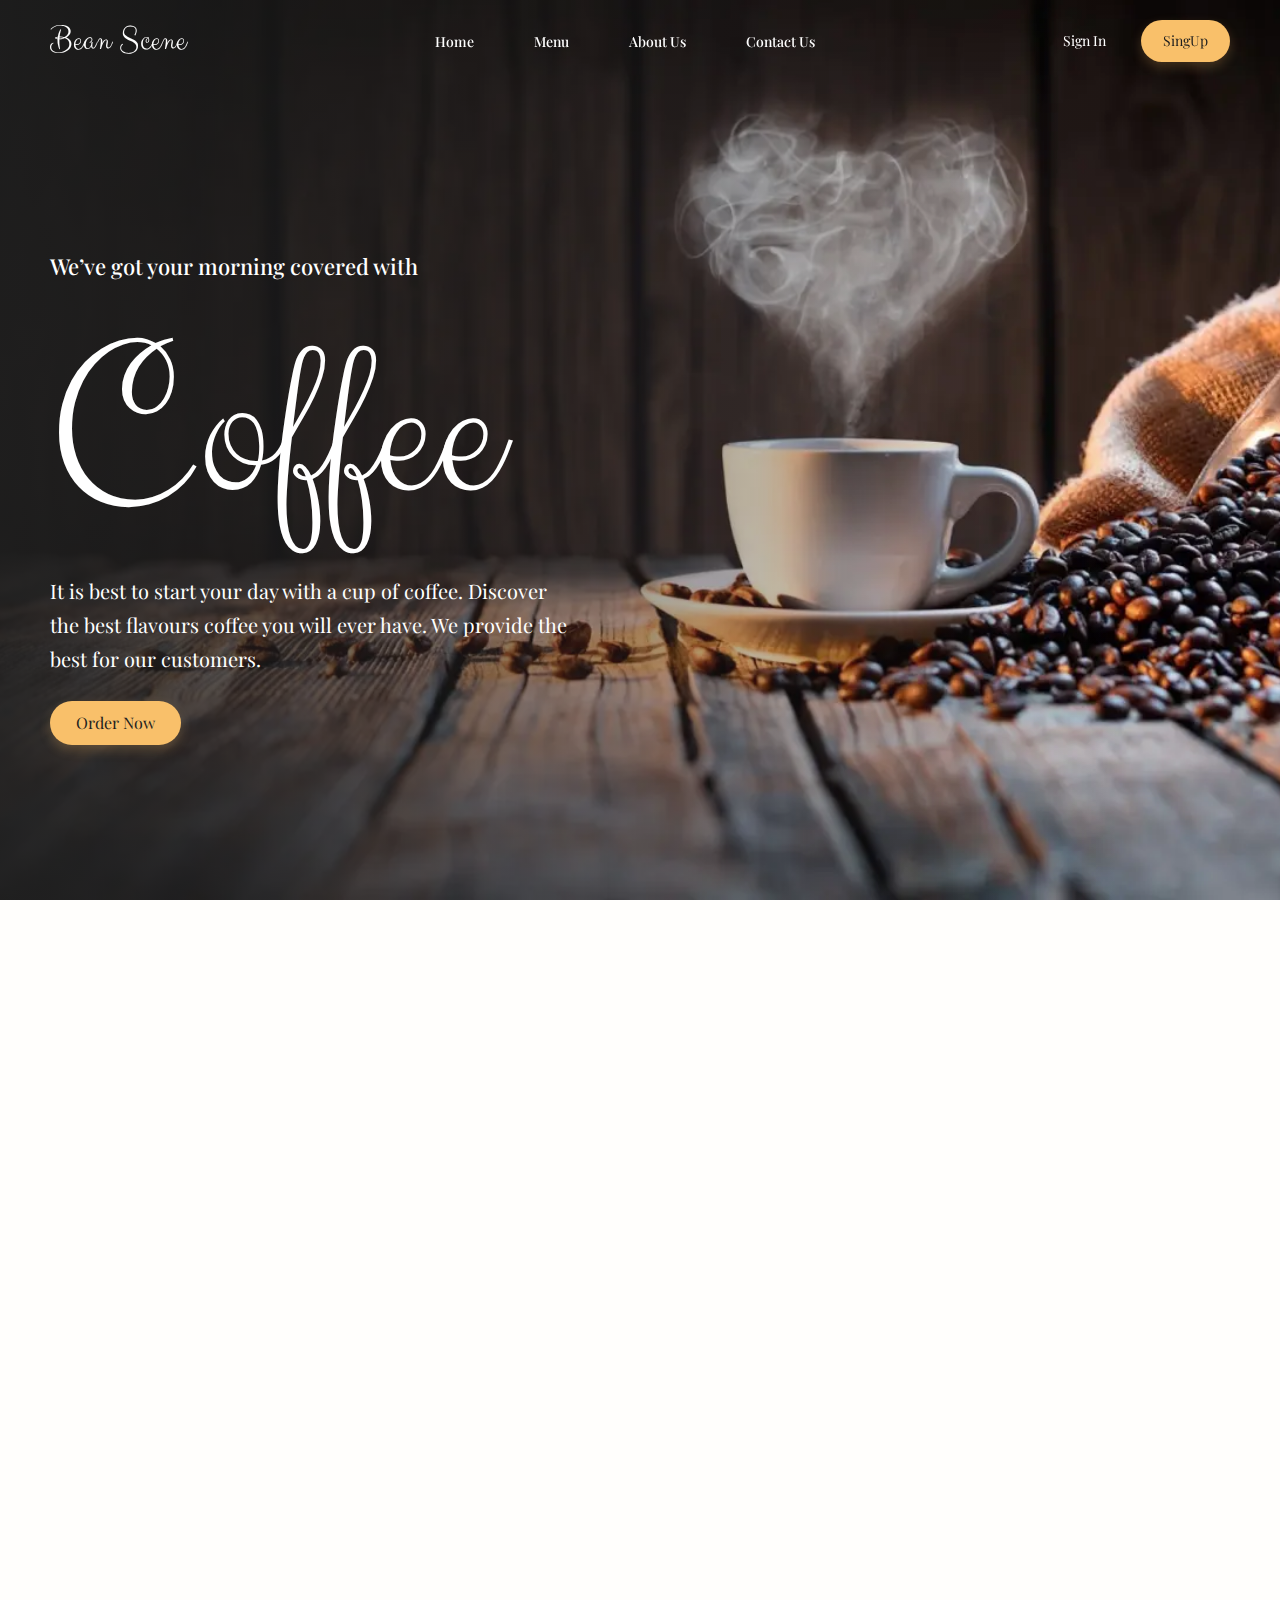
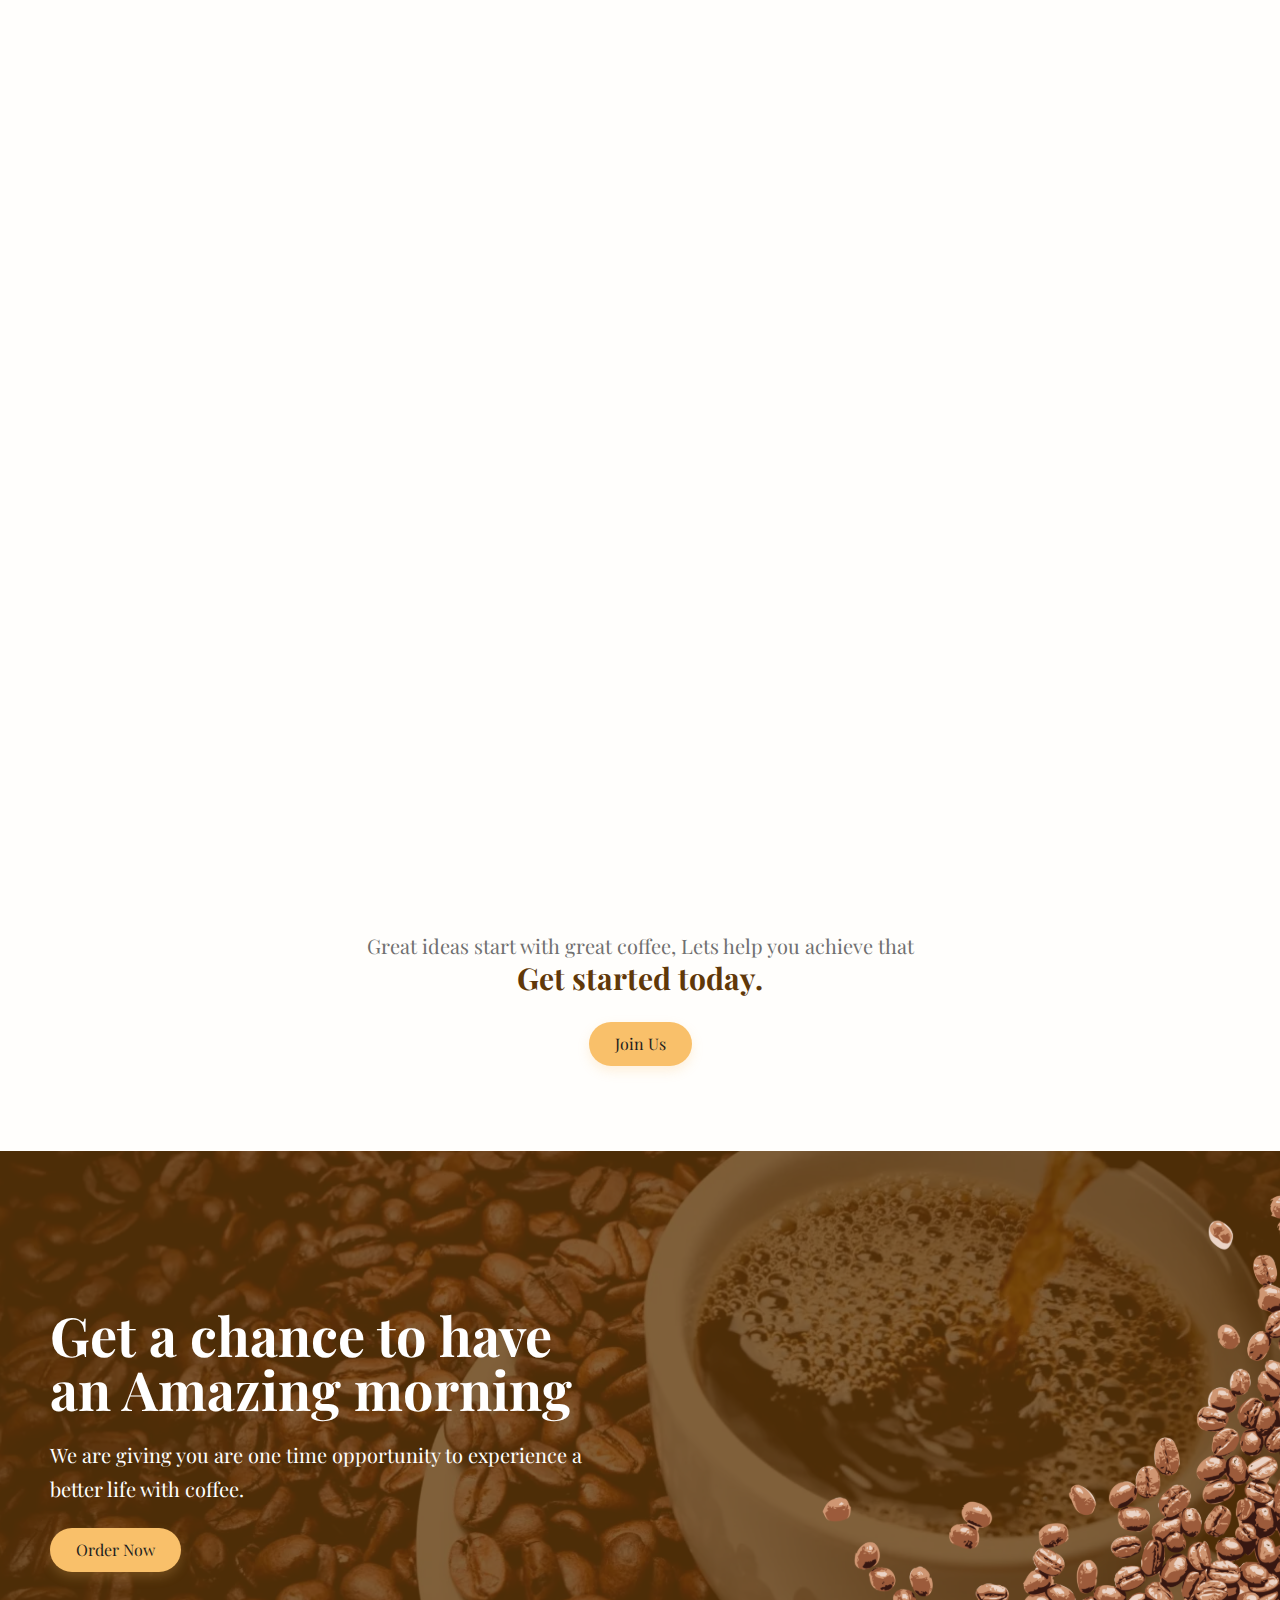
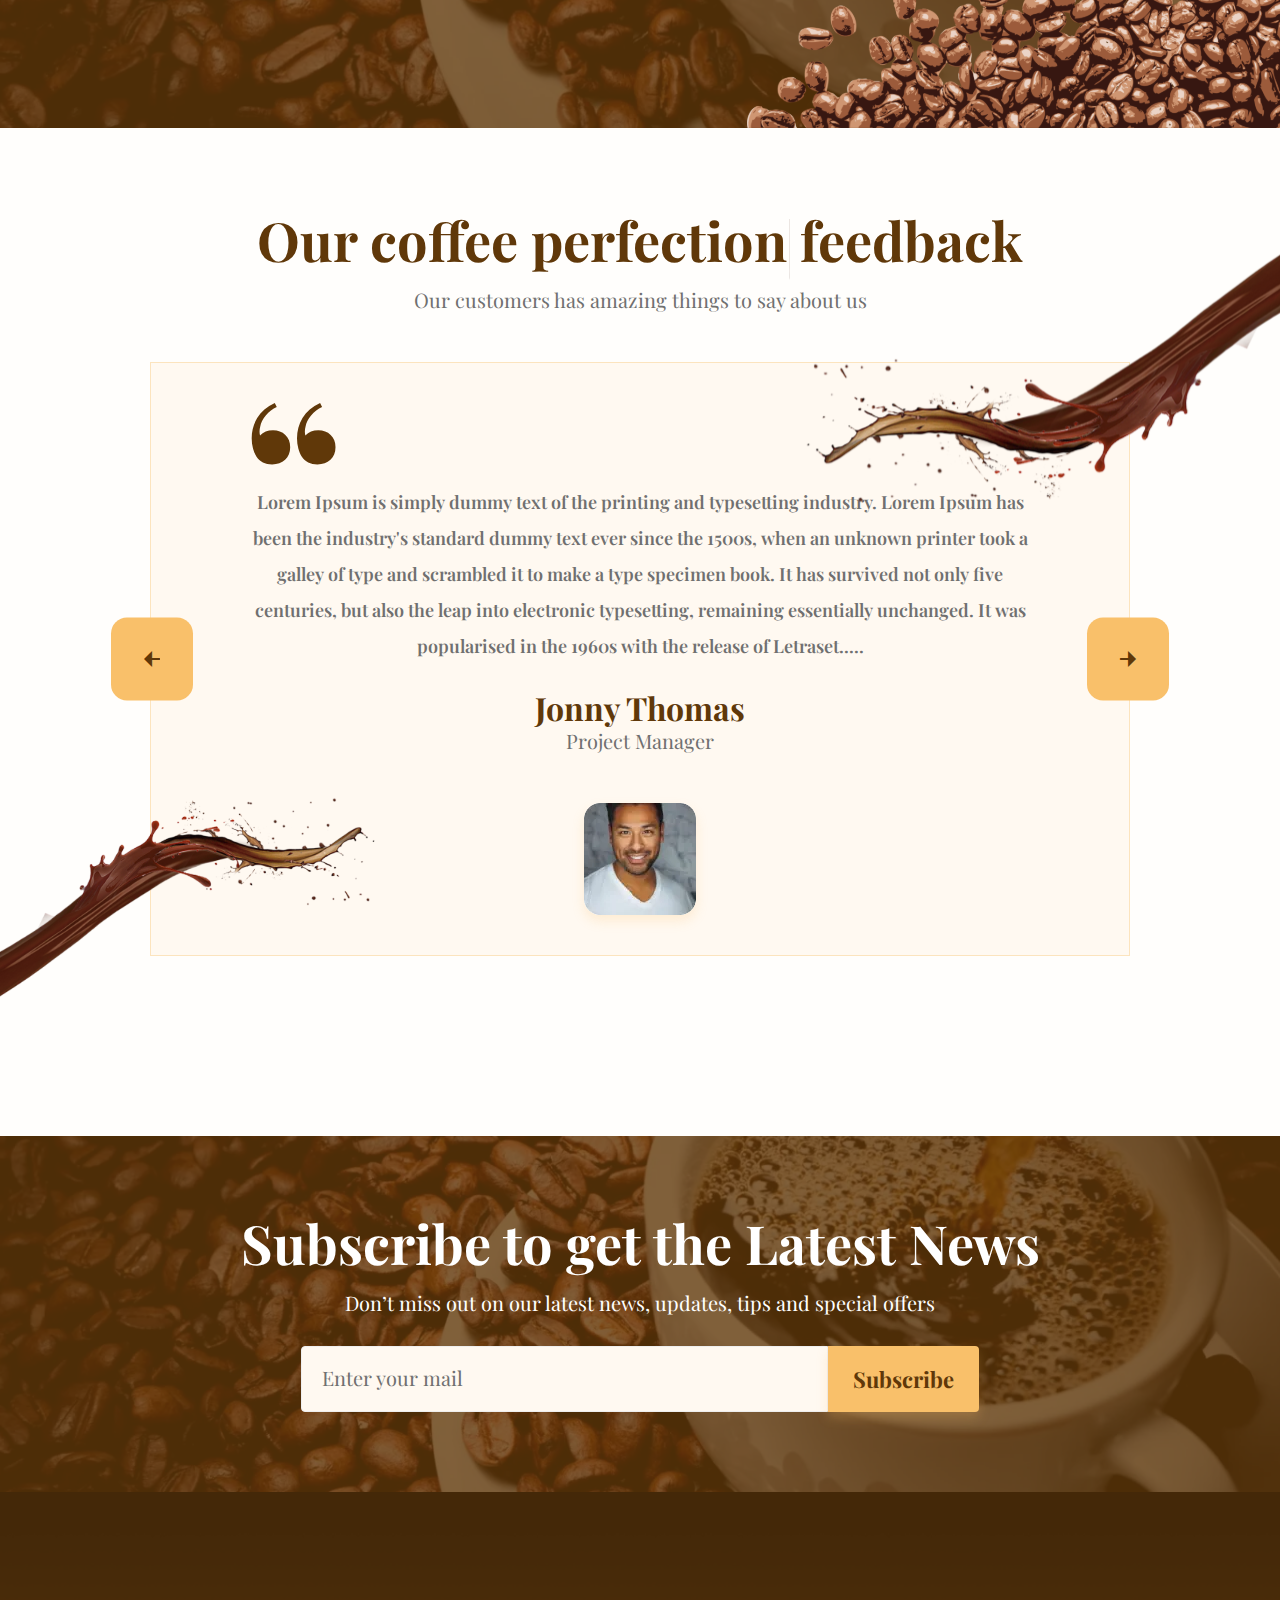
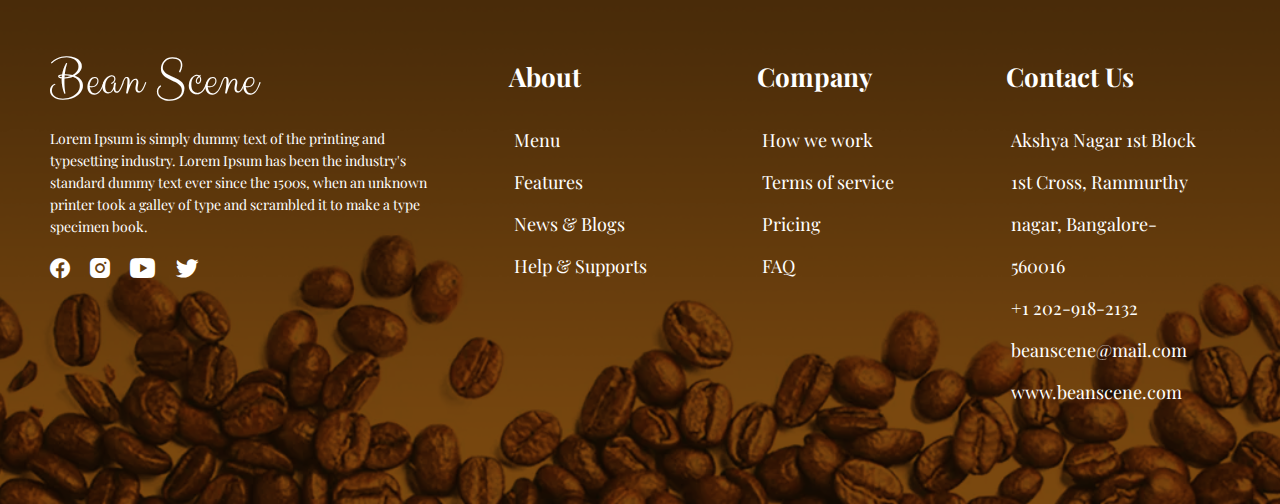
<file: BeanScene test/index.html>
<!DOCTYPE html>
<html lang="en">

<head>
	<title>Bean Scene</title>
	<meta charset="UTF-8">
	<meta name="format-detection" content="telephone=no">
	<!-- <style>body{opacity: 0;}</style> -->
	<link rel="stylesheet" href="css/style.min.css?_v=20241102182058">
	<!-- <link rel="shortcut icon" href="favicon.ico"> -->
	<!-- <meta name="robots" content="noindex, nofollow"> -->
	<meta name="viewport" content="width=device-width, initial-scale=1.0">
</head>

<body>
	<div class="wrapper">
		<header class="header">
			<div class="header__container">
				<button type="button" class="menu__icon icon-menu"><span></span></button>
				<div class="header__logo">Bean Scene</div>
				<div class="header__menu menu">

					<nav class="menu__body">
						<ul class="menu__list">
							<li class="menu__item"><a href="" class="menu__link">Home</a></li>
							<li class="menu__item"><a href="" class="menu__link">Menu</a></li>
							<li class="menu__item"><a href="" class="menu__link">About Us</a></li>
							<li class="menu__item"><a href="" class="menu__link">Contact Us</a></li>
						</ul>
					</nav>
				</div>
				<div data-da=".menu__list,767.98" class="header__actions actions-header">
					<button class="actions-header__sign-in">Sign In</button>
					<button class="actions-header__sign-up button button--header"><span>SingUp</span></button>
				</div>
			</div>
		</header>
		<main class="page">
			<section class="coffe">
				<div class="coffe__container">
					<div class="coffe__body">
						<!-- <img class="coffe__image" src="img/main.webp" alt="Image"> -->
						<div data-watch class="coffe__block block-coffe">
							<div class="block-coffe__subtitle">We’ve got your morning covered with</div>
							<h1 class="block-coffe__title title--big">Coffee</h1>
							<div class="block-coffe__text text">
								<p>It is best to start your day with a cup of coffee. Discover the
									best flavours coffee you will ever have. We provide the best
									for our customers.</p>
							</div>
							<button class="block-coffe__button button">
								<span>Order Now</span>
							</button>
						</div>
					</div>
				</div>
			</section>
			<section data-prlx-parent class="discover">
				<div class="discover__container">
					<div class="discover__body">
						<div class="discover__block block-discover">
							<h2 data-watch class="block-discover__title title">Discover the best coffee</h2>
							<div data-watch class="block-discover__text text text--grey">
								<p>Bean Scene is a coffee shop that provides you with quality coffee that helps boost your
									productivity and helps
									build
									your mood. Having a cup of coffee is good, but having a cup of real coffee is greater. There
									is no doubt that
									you will
									enjoy this coffee more than others you have ever tasted.</p>
							</div>
							<button data-watch class="block-discover__button button"><span>Learn More</span></button>
						</div>
					</div>
					<div data-watch class="discover__image">
						<img class="discover__coffee ibg" src="img/discover-img.webp" alt="Image">
					</div>
				</div>
				<div data-watch class="discover__deco">
					<img data-prlx src="img/discover-bg.svg" alt="Image">
				</div>
			</section>
			<section class="enjoy">
				<div class="enjoy__container">
					<div data-watch class="enjoy__block block-enjoy">
						<h2 class="block-enjoy__title title">Enjoy a new blend of coffee style</h2>
						<div class="block-enjoy__text text text--grey">
							<p>Explore all flavours of coffee with us. There is always a new cup worth experiencing</p>
						</div>
					</div>
					<div data-watch class="enjoy__items">
						<div class="enjoy__item item-enjoy">
							<a href="#" class="item-enjoy__link">
								<img class="item-enjoy__image" src="img/enjoy/Cappuccino.webp" alt="Cappuccino">
							</a>
							<div class="item-enjoy__body">
								<h3 class="item-enjoy__title">Cappuccino</h3>
								<div class="item-enjoy__text">Coffee 50% | Milk 50%</div>
								<div class="item-enjoy__price">$8.50</div>
							</div>
							<button class="item-enjoy__button button"><span>Order Now</span></button>
						</div>
						<div class="enjoy__item item-enjoy">
							<a href="#" class="item-enjoy__link">
								<img class="item-enjoy__image" src="img/enjoy/Chai Latte.webp" alt="Chai Latte">
							</a>
							<div class="item-enjoy__body">
								<h3 class="item-enjoy__title">Chai Latte</h3>
								<div class="item-enjoy__text">Tea 50% | Milk 50% </div>
								<div class="item-enjoy__price">$9.55</div>
							</div>
							<button class="item-enjoy__button button"><span>Order Now</span></button>
						</div>
						<div class="enjoy__item item-enjoy">
							<a href="#" class="item-enjoy__link">
								<img class="item-enjoy__image" src="img/enjoy/Macchiato.webp" alt="Macchiato">
							</a>
							<div class="item-enjoy__body">
								<h3 class="item-enjoy__title">Macchiato</h3>
								<div class="item-enjoy__text">Coffee 50% | Milk 25%</div>
								<div class="item-enjoy__price">$8.50</div>
							</div>
							<button class="item-enjoy__button button"><span>Order Now</span></button>
						</div>
						<div class="enjoy__item item-enjoy">
							<a href="#" class="item-enjoy__link">
								<img class="item-enjoy__image" src="img/enjoy/Expresso.webp" alt="Expresso">
							</a>
							<div class="item-enjoy__body">
								<h3 class="item-enjoy__title">Expresso</h3>
								<div class="item-enjoy__text">Coffee 50% </div>
								<div class="item-enjoy__price">$6.50</div>
							</div>
							<button class="item-enjoy__button button"><span>Order Now</span></button>
						</div>
					</div>
				</div>
			</section>
			<section class="different">
				<div class="different__container">
					<div data-watch class="different__block block-different">
						<h2 class="block-different__title title">Why are we different?</h2>
						<div class="block-different__text text text--grey">
							<p>We don’t just make your coffee, we make your day!</p>
						</div>
					</div>
					<div data-watch class="different__items">
						<a href="#" class="different__item item-different">
							<img class="item-different__image" src="img/different/coffee.svg" alt="Coffee">
							<h3 class="item-different__title">Supreme Beans</h3>
							<div class="item-different__text">
								<p>Beans that provides
									great taste</p>
							</div>
						</a>
						<a href="#" class="different__item item-different">
							<img class="item-different__image" src="img/different//badge.svg" alt="Coffee">
							<h3 class="item-different__title">High Quality</h3>
							<div class="item-different__text">
								<p>We provide the
									highest quality</p>
							</div>
						</a>
						<a href="#" class="different__item item-different">
							<img class="item-different__image" src="img/different/cup-coffee.svg" alt="Coffee">
							<h3 class="item-different__title">Extraordinary</h3>
							<div class="item-different__text">
								<p>Coffee like you have
									never tasted</p>
							</div>
						</a>
						<a href="#" class="different__item item-different">
							<img class="item-different__image" src="img/different/price.svg" alt="Coffee">
							<h3 class="item-different__title">Affordable Price</h3>
							<div class="item-different__text">
								<p>Our Coffee prices are
									easy to afford</p>
							</div>
						</a>
					</div>
					<div class="different__bottom-text">
						Great ideas start with great coffee, Lets help you achieve that
						<span>Get started today.</span>
					</div>
					<button class="block-coffee__button button"><span>Join Us</span></button>
				</div>
				<div class="different__deco">
					<img src="img/different/different-bg.svg" alt="Image">
				</div>
			</section>
			<section class="chance">
				<div class="chance__container">
					<div class="chance__body body-chance">
						<h3 class="body-chance__title">Get a chance to have an
							Amazing morning</h3>
						<div class="body-chance__text">
							<p>We are giving you are one time opportunity to
								experience a better life with coffee.</p>
						</div>
						<button class="body-chance__button button"><span>Order Now</span></button>
					</div>
					<div data-watch class="chance__image">
						<img src="img/chance/cup.webp" alt="cup">
					</div>
				</div>
			</section>
			<section class="perfection">
				<div class="perfection__container">
					<div class="perfection__block block-perfection">
						<h2 class="block-perfection__title title">Our coffee perfection feedback</h2>
						<div class="block-perfection__text text text--grey">
							<p>Our customers has amazing things to say about us</p>
						</div>
					</div>
					<div class="perfection__reviews">
						<!-- Оболонка слайдера -->
						<div class="perfection__slider swiper">
							<!-- Частина слайдера, що рухається -->
							<div class="perfection__wrapper swiper-wrapper">
								<!-- Слайд -->
								<div class="perfection__slide swiper-slide">
									<div class="swiper-slide__quote">
										<img src="img/perfection/quote.svg" alt="Image">
									</div>
									<div class="swiper-slide__text">
										<p>Lorem Ipsum is simply dummy text of the printing and typesetting industry. Lorem Ipsum
											has
											been the industry's standard
											dummy text ever since the 1500s, when an unknown printer took a galley of type and
											scrambled it to make a type specimen
											book. It has survived not only five centuries, but also the leap into electronic
											typesetting, remaining essentially
											unchanged. It was popularised in the 1960s with the release of Letraset.....</p>
									</div>
									<div class="swiper-slide__title">Jonny Thomas</div>
									<div class="swiper-slide__subtitle">Project Manager</div>
									<div class="swiper-slide__image">
										<img src="img/perfection/slide-img.webp" alt="Image">
									</div>
								</div>
								<div class="perfection__slide swiper-slide">
									<div class="swiper-slide__quote">
										<img src="img/perfection/quote.svg" alt="Image">
									</div>
									<div class="swiper-slide__text">
										<p>Lorem Ipsum is simply dummy text of the printing and typesetting industry. Lorem Ipsum
											has
											been the industry's standard
											dummy text ever since the 1500s, when an unknown printer took a galley of type and
											scrambled it to make a type specimen
											book.
										</p>
									</div>
									<div class="swiper-slide__title">Jonny Thomas</div>
									<div class="swiper-slide__subtitle">Project Manager</div>
									<div class="swiper-slide__image">
										<img src="img/perfection/slide-img.webp" alt="Image">
									</div>
								</div>
							</div>
						</div>
						<!-- Якщо потрібна навігація (ліворуч/праворуч) -->
						<button type="button" class="swiper-button-prev _icon-slider-arrow"></button>
						<button type="button" class="swiper-button-next _icon-slider-arrow"></button>
					</div>
				</div>
			</section>
			<section class="subscribe">
				<div class="subscribe__container">
					<h3 class="subscribe__title">Subscribe to get the Latest News</h3>
					<div class="subscribe__text">
						<p>Don’t miss out on our latest news, updates, tips and special offers</p>
					</div>
					<form class="subscribe__form" action="#" method="POST">
						<input type="text" name="form[email]" data-error="Error" placeholder="Enter your mail" class="input">
						<button type="submit" class="form-button">Subscribe</button>
					</form>
				</div>
			</section>
		</main>
		<footer class="footer">
			<div class="footer__container">
				<div class="footer__body body-footer">
					<div class="body-footer__logo">Bean Scene</div>
					<div class="body-footer__text">Lorem Ipsum is simply dummy text of the printing and typesetting industry. Lorem
						Ipsum has been the industry's standard
						dummy text ever since the 1500s, when an unknown printer took a galley of type and scrambled it to make a
						type specimen
						book.</div>
					<ul class="body-footer__social social-footer">
						<li class="social-footer__item">
							<a target="_blank" href="#" class="social-footer__link _icon-s-facebook"></a>
						</li>
						<li class="social-footer__item">
							<a target="_blank" href="#" class="social-footer__link _icon-s-instagram"></a>
						</li>
						<li class="social-footer__item">
							<a target="_blank" href="#" class="social-footer__link _icon-s-youtube"></a>
						</li>
						<li class="social-footer__item">
							<a target="_blank" href="#" class="social-footer__link _icon-s-twitter"></a>
						</li>
					</ul>
				</div>
				<div data-spollers="540" data-one-spoller class="footer__spollers spollers">
					<details class="spollers__item">
						<summary class="spollers__title">About</summary>
						<ul class="spollers__body">
							<li class="spollers__element">
								<a href="#" class="spollers__link">Menu</a>
							</li>
							<li class="spollers__element">
								<a href="#" class="spollers__link">Features</a>
							</li>
							<li class="spollers__element">
								<a href="#" class="spollers__link">News & Blogs</a>
							</li>
							<li class="spollers__element">
								<a href="#" class="spollers__link">Help & Supports</a>
							</li>
						</ul>
					</details>
					<details class="spollers__item">
						<summary class="spollers__title">Company</summary>
						<ul class="spollers__body">
							<li class="spollers__element">
								<a href="#" class="spollers__link">How we work</a>
							</li>
							<li class="spollers__element">
								<a href="#" class="spollers__link">Terms of service</a>
							</li>
							<li class="spollers__element">
								<a href="#" class="spollers__link">Pricing</a>
							</li>
							<li class="spollers__element">
								<a href="#" class="spollers__link">FAQ</a>
							</li>
						</ul>
					</details>
					<details class="spollers__item">
						<summary class="spollers__title">Contact Us</summary>
						<ul class="spollers__body">
							<li class="spollers__element">
								<a href="#" class="spollers__link">Akshya Nagar 1st Block 1st Cross, Rammurthy nagar,
									Bangalore-560016</a>
							</li>
							<li class="spollers__element">
								<a href="tel:+12029182132" class="spollers__link">+1 202-918-2132</a>
							</li>
							<li class="spollers__element">
								<a href="#" class="spollers__link">beanscene@mail.com</a>
							</li>
							<li class="spollers__element">
								<a href="#" class="spollers__link">www.beanscene.com</a>
							</li>
						</ul>
					</details>
				</div>
			</div>
		</footer>
	</div>
	<script src="js/app.min.js?_v=20241102182058"></script>
</body>

</html>
</file>
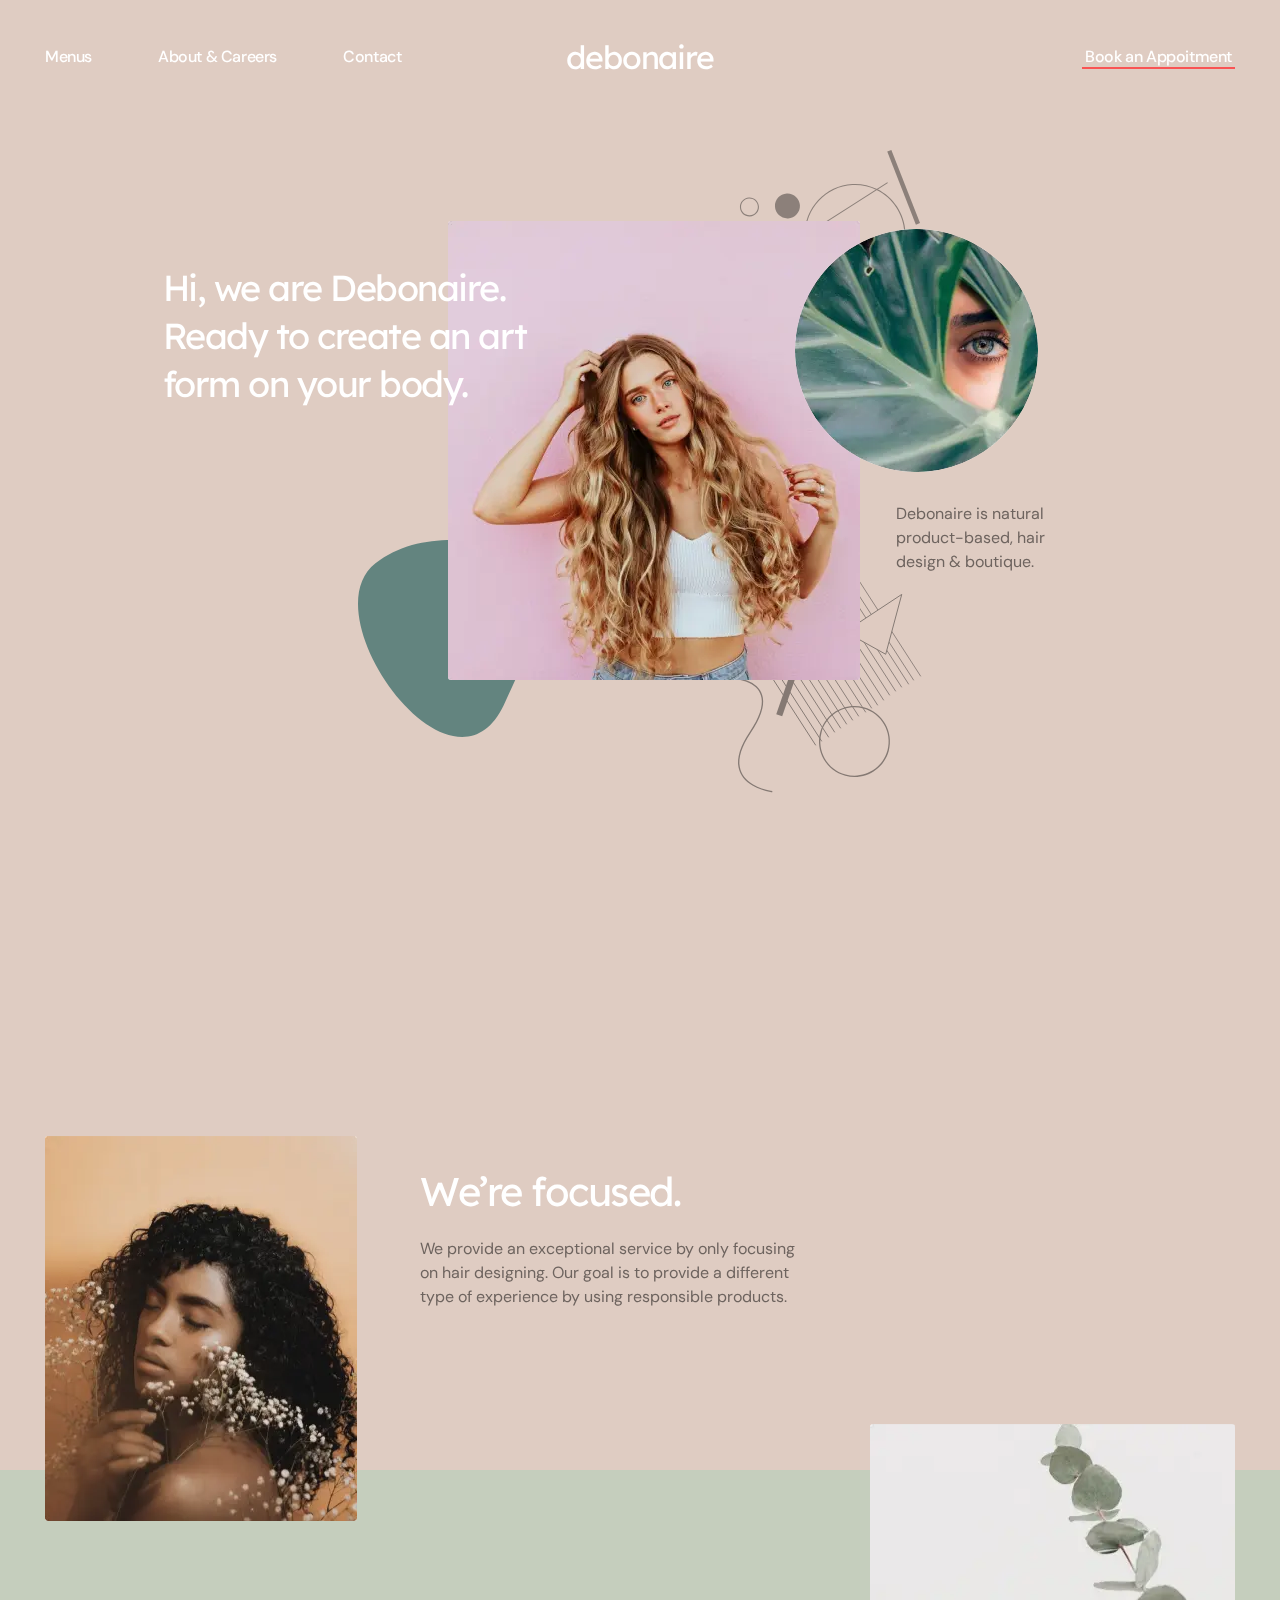
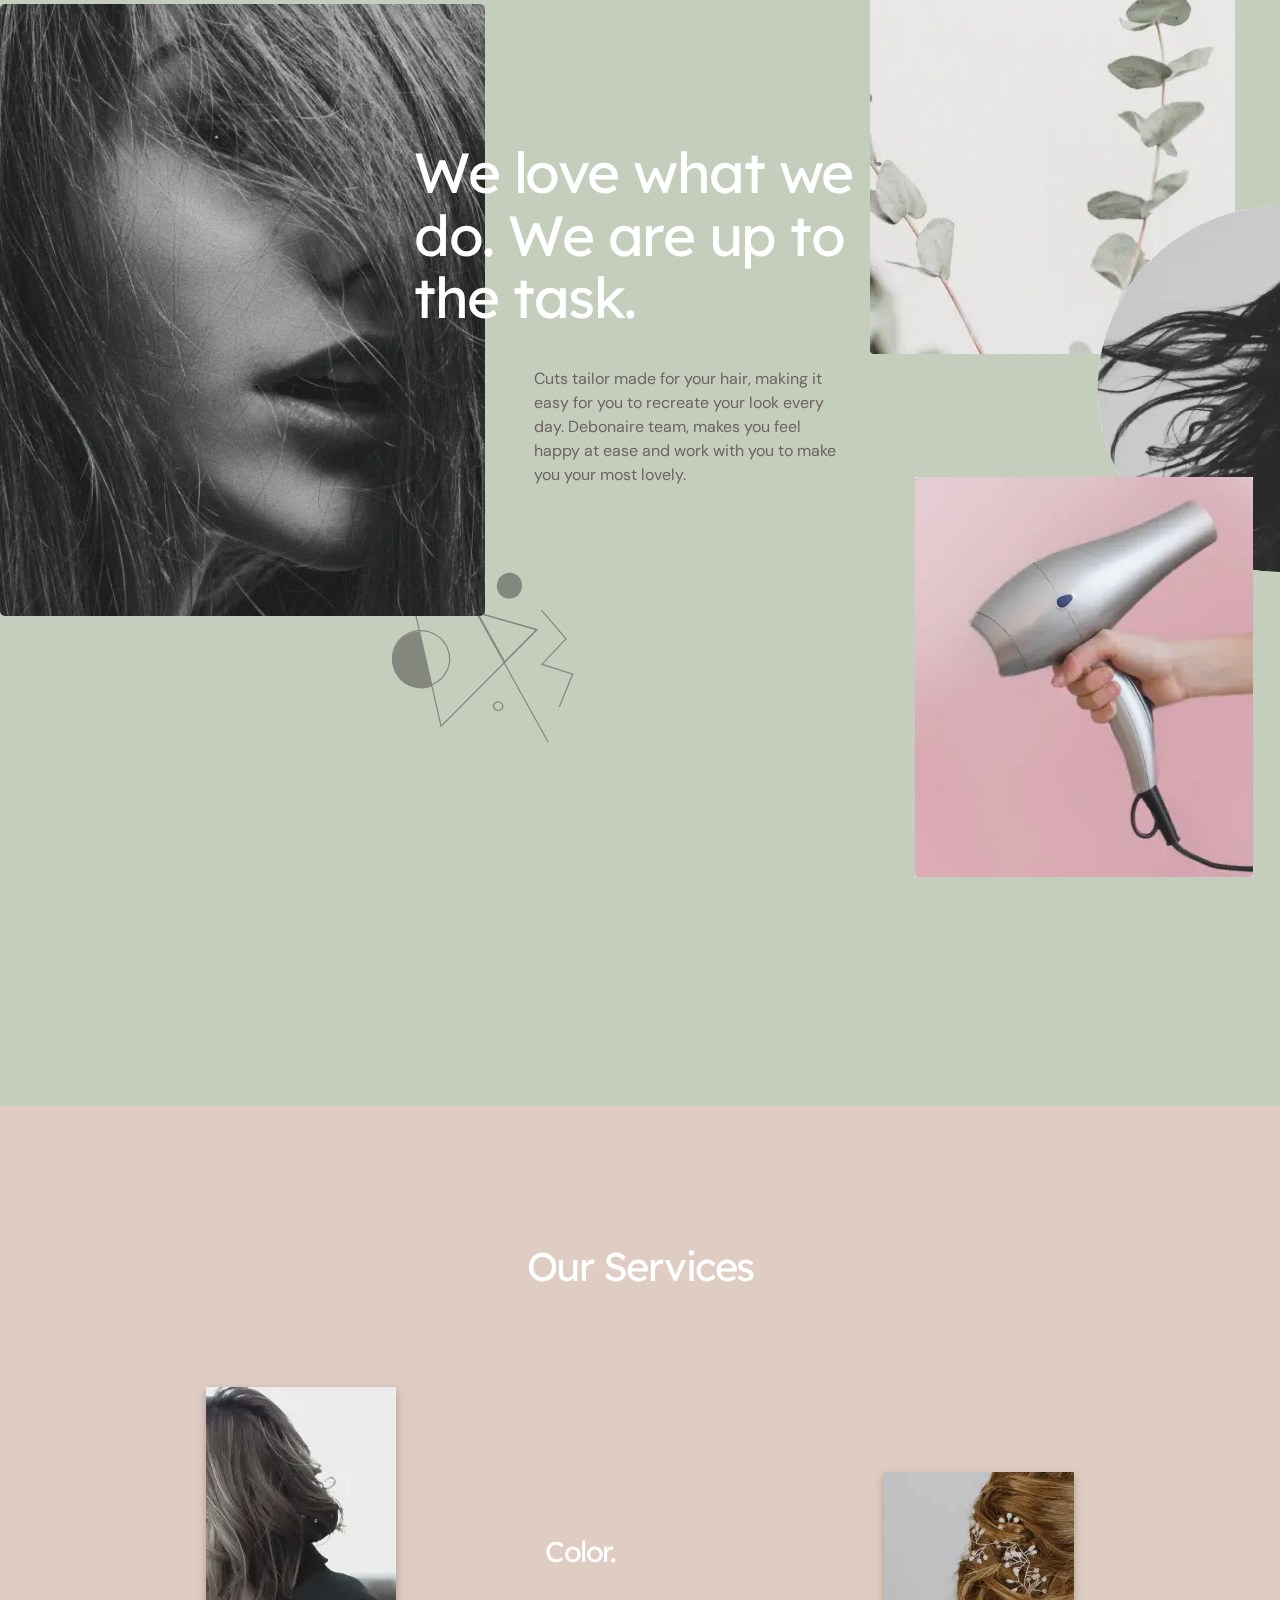
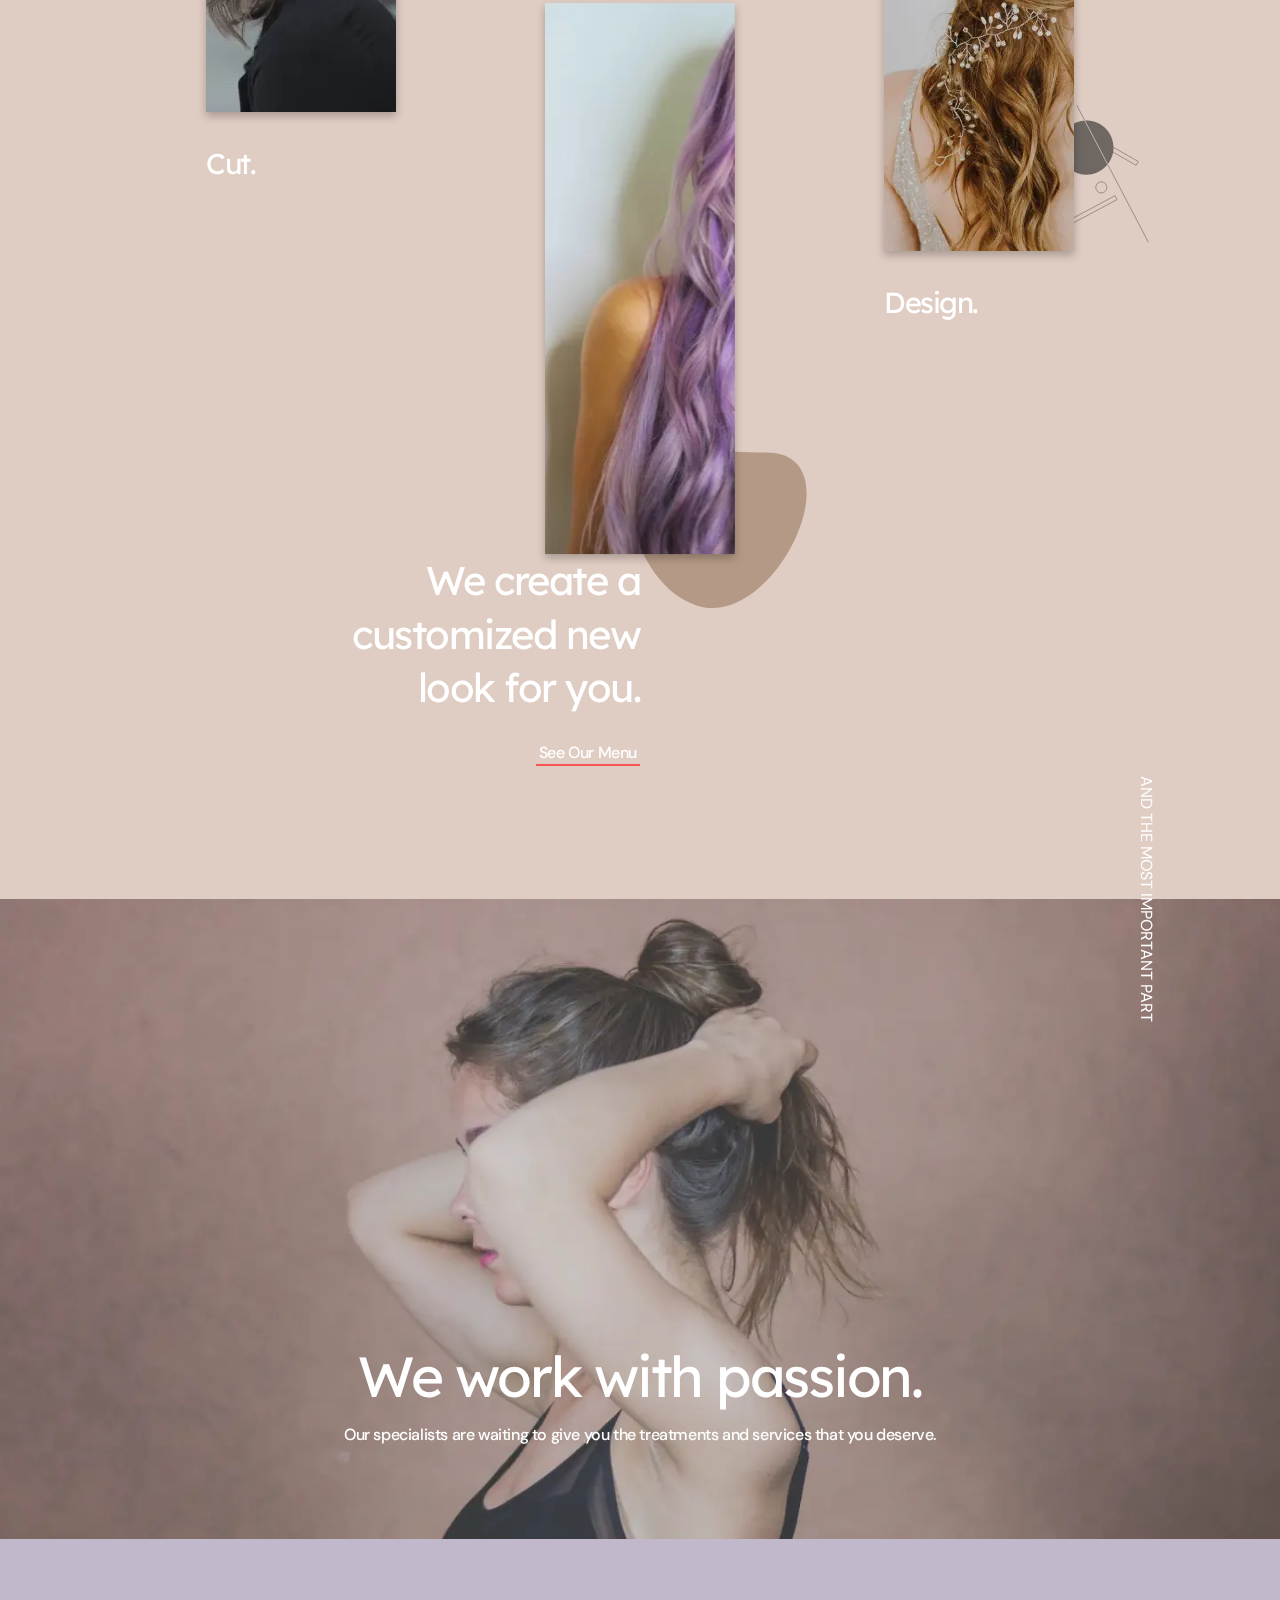
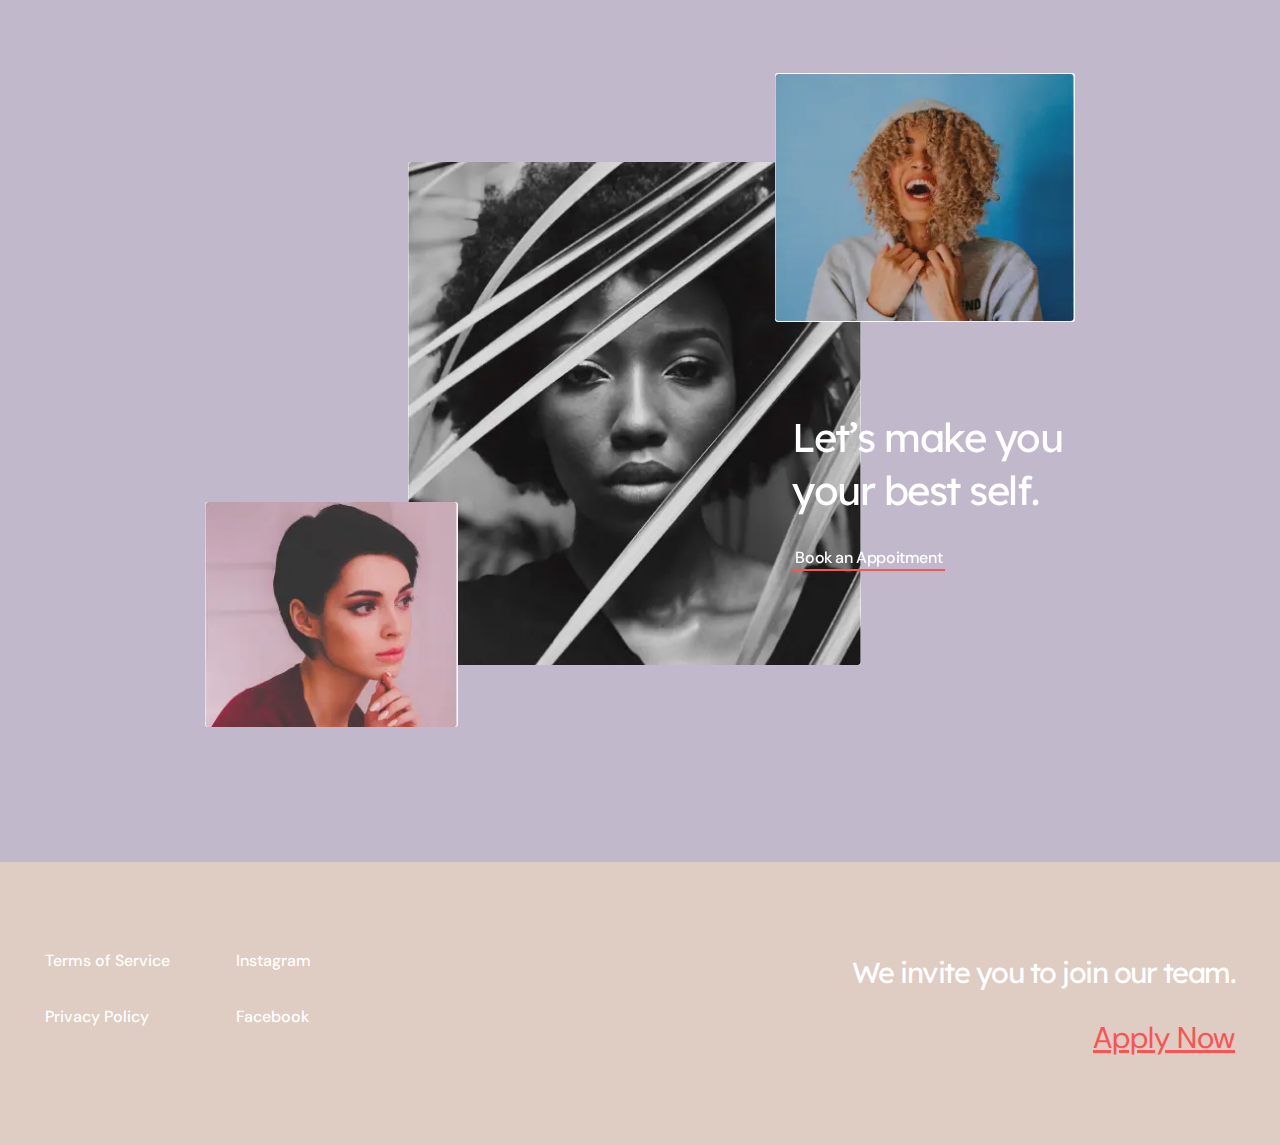
<file: Debonaire/index.html>
<!DOCTYPE html>
<html lang="en">

<head>
	<title>Debonarie</title>
	<meta charset="UTF-8">
	<meta name="format-detection" content="telephone=no">
	<style>
		body {
			opacity: 0;
		}
	</style>
	<link rel="stylesheet" href="css/style.min.css?_v=20241120172657">
	<link rel="shortcut icon" href="favicon.ico">
	<!-- <meta name="robots" content="noindex, nofollow"> -->
	<meta name="viewport" content="width=device-width, initial-scale=1.0">
</head>

<body>
	<div class="wrapper">
		<header class="header">
			<div class="header__container">
				<div class="header__menu menu">
					<button type="button" class="menu__icon icon-menu"><span></span></button>
					<nav class="menu__body">
						<ul class="menu__list">
							<li class="menu__item"><a href="" class="menu__link">Menus</a></li>
							<li class="menu__item"><a href="" class="menu__link">About & Careers</a></li>
							<li class="menu__item"><a href="" class="menu__link">Contact</a></li>
						</ul>
					</nav>
				</div>
				<a href="#" class="header__logo">debonaire</a>
				<a href="#" class="header__book book"><span>Book an Appoitment</span></a>
			</div>
		</header>
		<main class="page">
			<section data-prlx-parent data-watch class="page__hero hero">
				<div class="hero__container">
					<div class="hero__body">
						<div data-prlx class="hero__title-item">
							<h1 class="hero__title title">
								Hi, we are Debonaire.
								Ready to create an art form on your body.
							</h1>
						</div>
						<div data-prlx class="hero__media">
							<div data-coefficient="2" data-prlx class="hero__main-image-item">
								<img class="hero__main-image" src="img/hero/main-img.webp" alt="Image">
							</div>
							<div class="hero__figure-item">
								<img class="hero__figure" src="img/hero/figure-1.svg" alt="">
							</div>
							<div class="hero__deco-item hero__deco-item--one">
								<img class="hero__deco" src="img/hero/deco-1.svg" alt="image">
							</div>
							<div class="hero__deco-item hero__deco-item--two">
								<img class="hero__deco" src="img/hero/deco-2.svg" alt="image">
							</div>
						</div>
						<div class="hero__content">
							<div data-prlx class="hero__circle-image-item">
								<img class="hero__circle-image" src="img/hero/circle-img.webp" alt="Image">
							</div>
							<div data-prlx class="hero__text-item">
								<div class="hero__text">
									<p>
										Debonaire is natural product-based, hair design & boutique.
									</p>
								</div>
							</div>
						</div>
					</div>
			</section>
			<section data-prlx-parent class="page__focused focused">
				<div class="focused__container">
					<div class="focused__content">
						<div class="focused__picture focused__picture--main">
							<img data-coefficient="3" data-prlx class="focused__image" src="img/focused/main-image.webp" alt="image">
							<div data-watch class="focused__decor-item focused__decor-item--left">
								<svg data-prlx class="focused__decor-value" viewBox="0 0 348 344" fill="none" xmlns="http://www.w3.org/2000/svg">
									<path fill-rule="evenodd" clip-rule="evenodd" d="M8.22962 141.135C70.9002 -46.7917 189.79 -29.1891 219.282 96.5556C248.774 222.3 373.654 190.519 341.858 294.615C310.062 398.712 -54.441 329.061 8.22962 141.135Z" stroke="#E8E8E6" stroke-width="2" />
								</svg>
							</div>
						</div>
						<div data-prlx class="focused__body">
							<h2 class="focused__title title">
								We’re focused.
							</h2>
							<div class="focused__text text">
								<p>We provide an exceptional service by only focusing on hair designing. Our goal is to
									provide a different type of
									experience by using responsible products.</p>
							</div>
						</div>
						<div class="focused__picture focused__picture--second">
							<img data-coefficient="2" data-prlx class="focused__image" src="img/focused/image-2.webp" alt="image">
							<div data-watch class="focused__decor-item focused__decor-item--right">
								<svg data-prlx class="focused__decor-value" viewBox="0 0 494 371" fill="none" xmlns="http://www.w3.org/2000/svg">
									<path fill-rule="evenodd" clip-rule="evenodd" d="M488.184 36.1618C472.569 -8.22165 400.348 -26.0372 338.863 77.4611C277.377 180.96 108.585 105.633 19.2604 180.96C-70.0643 256.286 189.541 469.095 338.863 315.789C488.184 162.484 503.8 80.5453 488.184 36.1618Z" stroke="#E8E8E6" stroke-width="2" />
								</svg>
							</div>
						</div>

					</div>

				</div>

			</section>
			<section data-prlx-parent class="page__love love">
				<div class="love__content">
					<div class="love__picture">
						<img data-prlx data-coefficient="2" class="love__image" src="img/love/image-1.webp" alt="image">
						<div class="love__decor-picture">
							<img data-prlx class="love__item-decor-picture" src="img/love/deco.svg" alt="Image">
						</div>
					</div>
					<div data-prlx class="love__body">
						<h2 class="love__title title title--big">We love what we do. We are up to the task.</h2>
						<div class="love__text text">
							<p>
								Cuts tailor made for your hair, making it easy for you to recreate your look every day.
								Debonaire team, makes you feel
								happy at ease and work with you to make you your most lovely.
							</p>
						</div>
					</div>
					<div data-prlx class="love__decor decor-love">
						<div class="decor-love__body">
							<div data-coefficient="1.5" class="decor-love__line-item">
								<svg data-watch class="decor-love__line" viewBox="0 0 525 531" fill="none" xmlns="http://www.w3.org/2000/svg">
									<path fill-rule="evenodd" clip-rule="evenodd" d="M522.939 318.288C513.011 82.4158 169.018 -117.959 33.3202 85.9218C-102.378 289.803 234.141 211.383 284.888 407.672C335.635 603.961 532.867 554.161 522.939 318.288Z" stroke="#E6E6E6" stroke-width="2" />
								</svg>
							</div>
							<div class="decor-love__hair-item">
								<img data-prlx data-coefficient="1.9" class="decor-love__hair" src="img/love/image-3.webp" alt="Image">
							</div>
							<div class="decor-love__dryer-item">
								<img data-coefficient="1.2" data-prlx class="decor-love__dryer" src="img/love/image-2.webp" alt="image">
							</div>
						</div>
					</div>
				</div>
			</section>
			<section data-prlx-parent class="page__services services">
				<div class="services__container">
					<h2 data-prlx class="services__title title">Our Services</h2>
					<div class="services__body">
						<div class="services__items">
							<article class="services__item item-services">
								<a href="#" class="item-services__link">
									<img data-prlx class="item-services__image" src="img/servicec/image-01.webp" alt="image">
									<h5 data-prlx class="item-services__name title title--min">Cut.</h5>
								</a>
							</article>
							<article class="services__item item-services">
								<a href="#" class="item-services__link">
									<h5 data-prlx class="item-services__name title title--min">Color.</h5>
									<img data-prlx data-coefficient="2" class="item-services__image" src="img/servicec/image-02.webp" alt="image">
									<div class="item-services__figure-item">
										<img data-prlx class="item-services__figure" src="img/servicec/deco-2.svg" alt="image">
									</div>
								</a>
							</article>
							<article class="services__item item-services">
								<a href="#" class="item-services__link">
									<img data-prlx data-coefficient="3" class="item-services__image" src="img/servicec/image-03.webp" alt="image">
									<h5 data-prlx class="item-services__name title title--min">Design.</h5>
									<div class="item-services__deco-item">
										<img data-prlx class="item-services__deco" src="img/servicec/deco-1.svg" alt="image">
									</div>
								</a>
							</article>
						</div>
						<div data-prlx data-coefficient="3" class="services__content content-services">
							<h4 class="content-services__title title ">
								We create a customized new look for you.
							</h4>
							<a href="#" class="content-services__link book"><span>See Our Menu</span></a>
						</div>
					</div>

				</div>
			</section>
			<section data-prlx-parent class="page__passion passion">
				<div class="passion__container">
					<div data-prlx class="passion__content">
						<h2 class="passion__title title title--big">
							We work with passion.
						</h2>
						<div class="passion__text text">
							<p>Our specialists are waiting to give you the treatments and services that you deserve.</p>
						</div>
					</div>
					<div class="passion__important-item">
						<div data-prlx class="passion__important">AND THE MOST IMPORTANT PART</div>
					</div>
				</div>
				<div class="passion__image-item">
					<img src="img/passion/image.webp" class="passion__image ibg" alt="Image">
				</div>
			</section>
			<section data-prlx-parent class="page__best best">
				<div class="best__container">
					<div class="best__content">
						<div class="best__item  item-best">
							<div class="item-best__image-item">
								<img data-prlx data-coefficient="2" class="item-best__image" src="img/best/image-02.webp" alt="Image">
							</div>
						</div>
						<div class="best__item item-best">
							<img data-prlx class="item-best__image" src="img/best/image-main.webp" alt="Image">
							<div data-watch class="item-best__deco-item">
								<img class="item-best__deco" src="img/best/deco.svg" alt="Image">
							</div>
							<div data-watch class="item-best__figure-item">
								<img class="item-best__figure" src="img/best/figure.svg" alt="Image">
							</div>
						</div>
						<div class="best__item item-best">
							<img data-prlx data-coefficient="2" class="item-best__image" src="img/best/image-01.webp" alt="Image">
							<div data-prlx data-coefficient="1" class="item-best__body">
								<h2 class="item-best__title title">Let’s make you
									your best self.</h2>
								<a href="#" class="item-best__link book"><span>Book an Appoitment</span></a>
							</div>
						</div>
					</div>
				</div>
			</section>
		</main>
		<footer class="footer">
			<div class="footer__container">
				<div class="footer__content">
					<ul class="footer__menu footer-menu">
						<li class="footer-menu__item">
							<a href="#" target="_blank" class="footer-menu__link">Terms of Service</a>
						</li>
						<li class="footer-menu__item">
							<a href="#" target="_blank" class="footer-menu__link">Privacy Policy</a>
						</li>
						<li class="footer-menu__item">
							<a href="#" target="_blank" class="footer-menu__link">Instagram</a>
						</li>
						<li class="footer-menu__item">
							<a href="#" target="_blank" class="footer-menu__link">Facebook</a>
						</li>
					</ul>
					<div class="footer__invite invite">
						<div class="invite__title title title--min">We invite you to join our team.</div>
						<a href="#" class="invite__link">Apply Now</a>
					</div>
				</div>
			</div>
		</footer>
	</div>
	<script src="js/app.min.js?_v=20241120172657"></script>
</body>

</html>
</file>
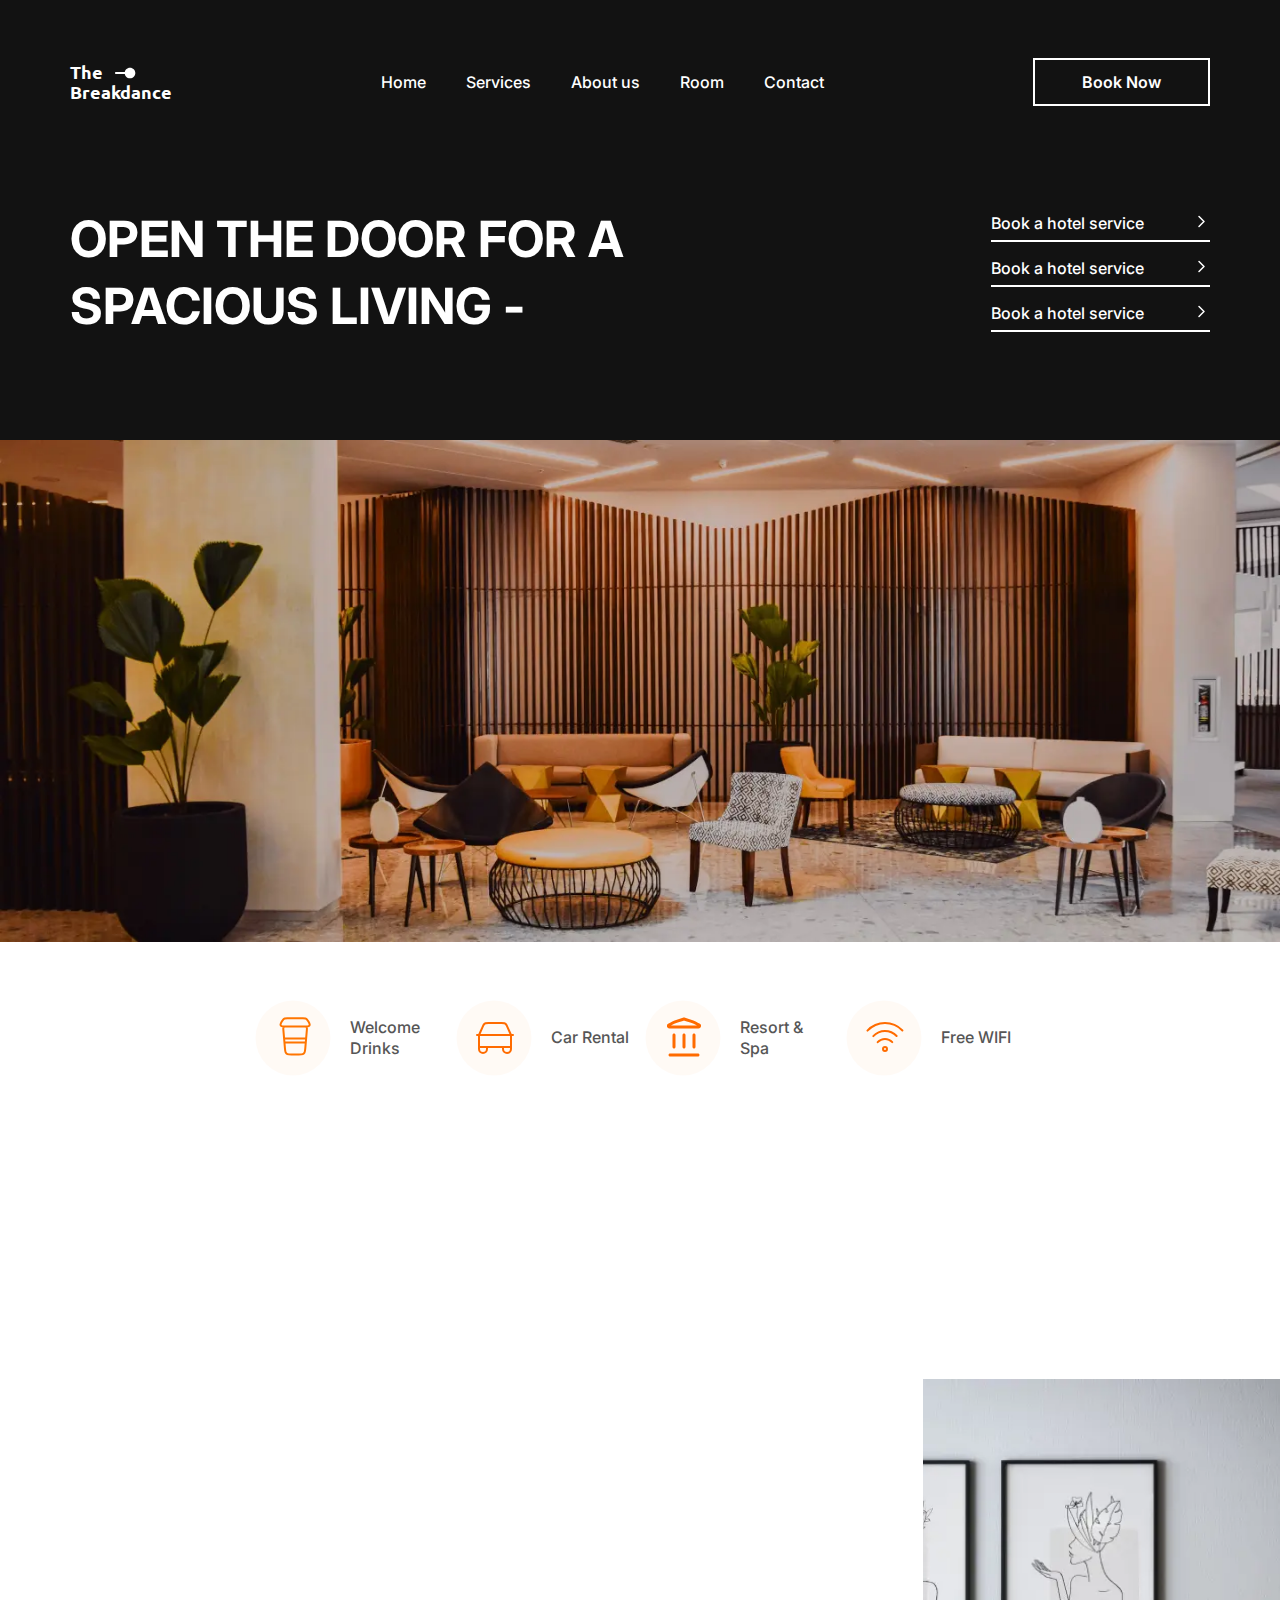
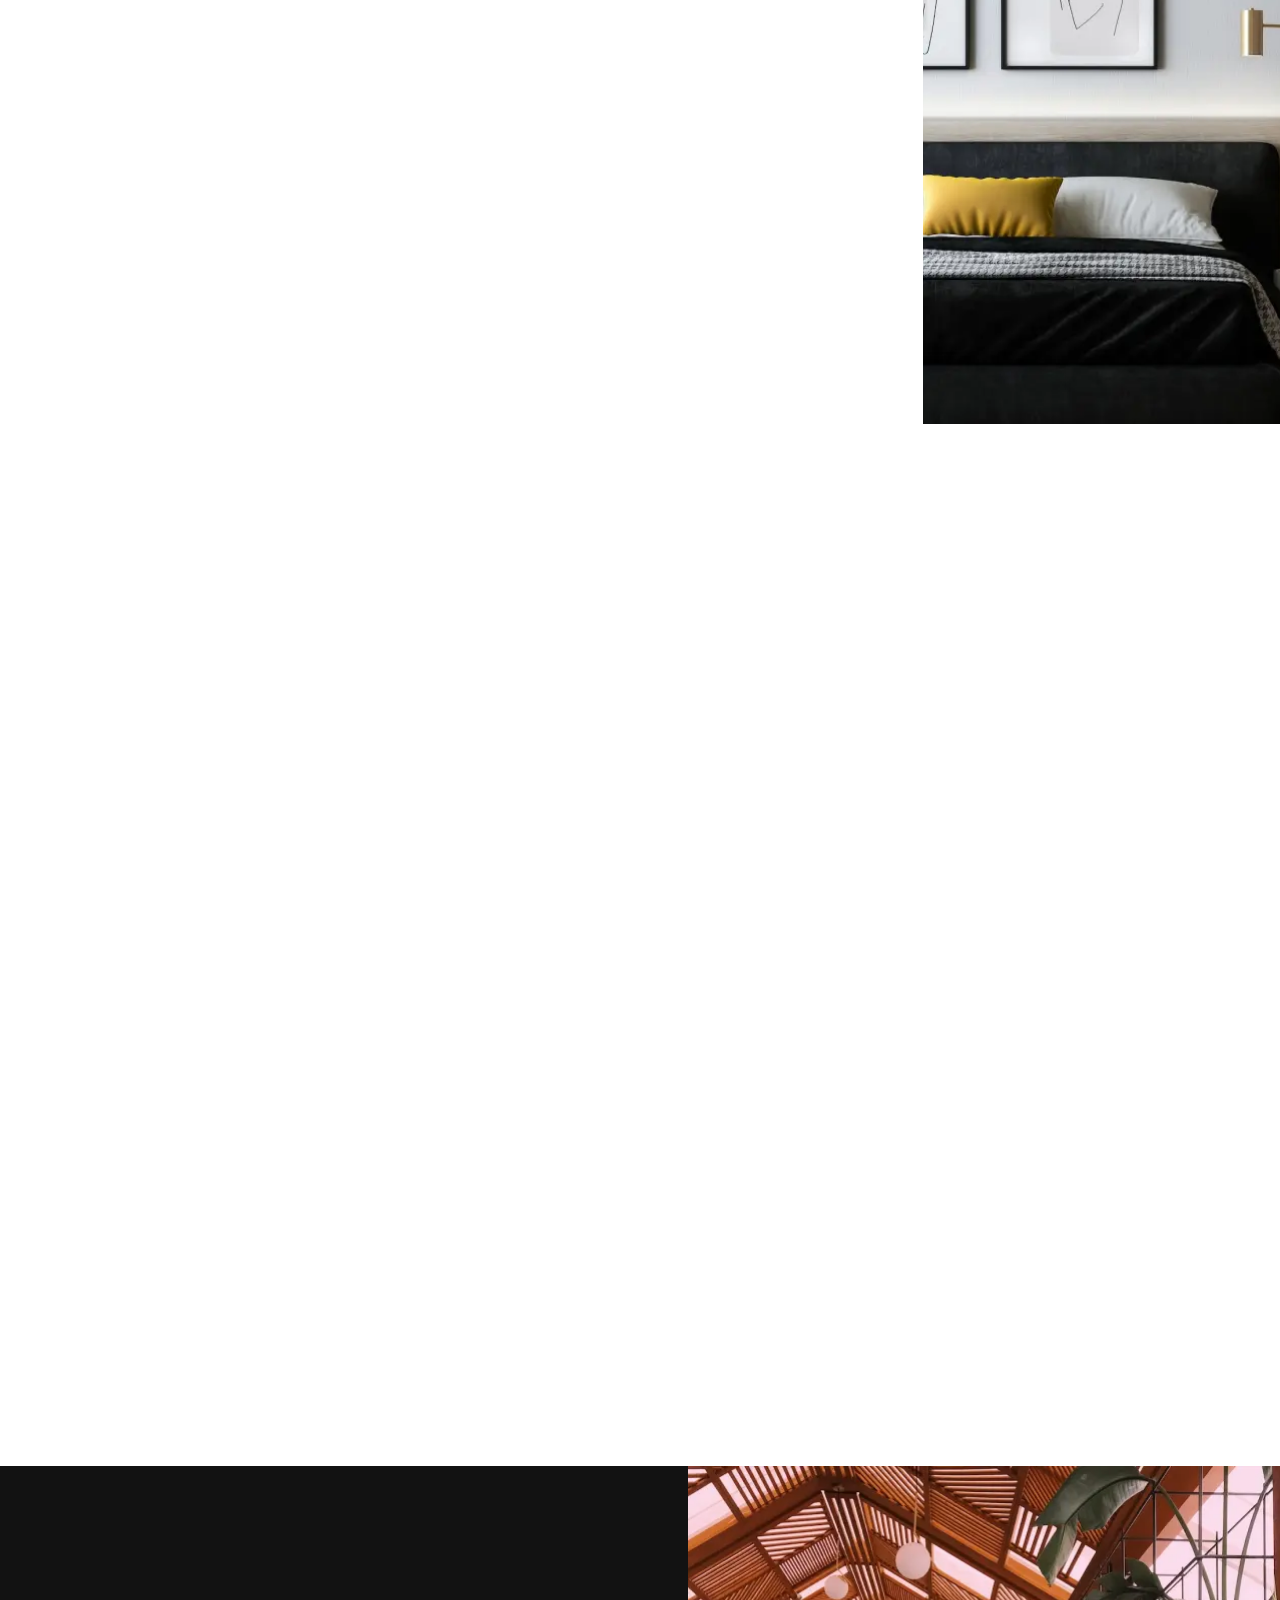
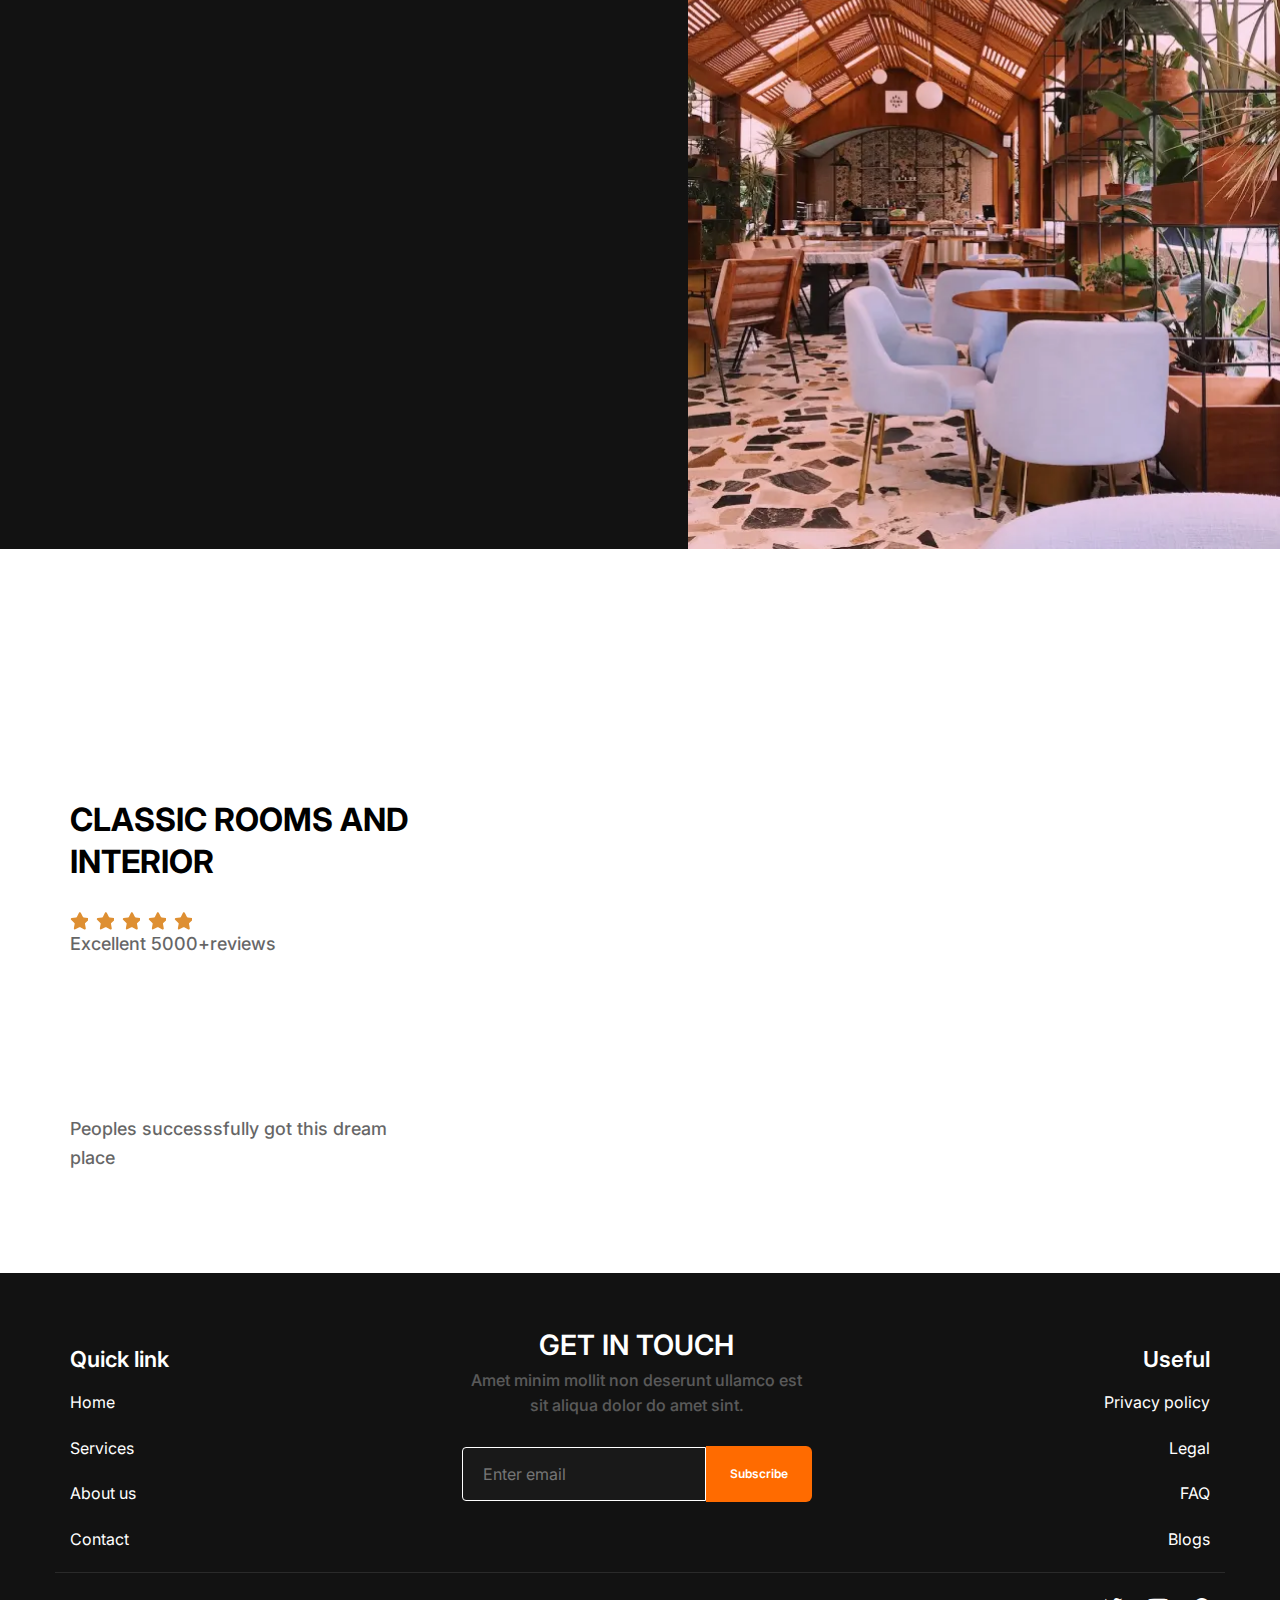
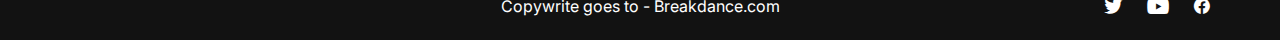
<file: test/index.html>
<!DOCTYPE html>
<html lang="en">

<head>
	<title>The-Breakdance</title>
	<meta charset="UTF-8">
	<meta name="format-detection" content="telephone=no">
	<!-- <style>body{opacity: 0;}</style> -->
	<link rel="stylesheet" href="css/style.min.css?_v=20241119212009">
	<link rel="shortcut icon" href="favicon.ico">
	<!-- <meta name="robots" content="noindex, nofollow"> -->
	<meta name="viewport" content="width=device-width, initial-scale=1.0">
</head>

<body>
	<div class="wrapper">
		<header class="header">

			<div class="header__container">
				<div class="header__mobile">
					<button type="button" class="menu__icon icon-menu"><span></span></button>
					<div class="header__logo logo-header">

						<span class="logo-header__text">
							The
							Breakdance
						</span>
						<svg class="logo-header__icon" width="21" height="12" viewBox="0 0 21 12" fill="none" xmlns="http://www.w3.org/2000/svg">
							<path d="M1 5C0.447715 5 4.82823e-08 5.44772 0 6C-4.82823e-08 6.55228 0.447715 7 1 7L1 5ZM9.66667 6C9.66667 8.94552 12.0545 11.3333 15 11.3333C17.9455 11.3333 20.3333 8.94552 20.3333 6C20.3333 3.05448 17.9455 0.666668 15 0.666668C12.0545 0.666667 9.66667 3.05448 9.66667 6ZM1 7L15 7L15 5L1 5L1 7Z" fill="white" />
						</svg>
					</div>
				</div>
				<div class="header__menu menu">
					<nav class="menu__body">
						<ul class="menu__list">
							<li class="menu__item"><a data-goto=".here" href="#" class="menu__link">Home</a></li>
							<li class="menu__item"><a href="#" class="menu__link">Services</a></li>
							<li class="menu__item"><a data-goto=".about" href="#" class="menu__link">About us</a></li>
							<li class="menu__item"><a data-goto=".choice" href="#" class="menu__link">Room</a></li>
							<li class="menu__item"><a data-goto=".interior" href="#" class="menu__link">Contact</a></li>
						</ul>
					</nav>
				</div>
				<a href="#" class="header__button button-header "><span>Book Now</span></a>
			</div>

		</header>
		<main class="page">
			<div class="page__hero hero">
				<div class="hero__top top-hero">
					<div class="top-hero__container">
						<h1 class="top-hero__title">
							Open the door for a
							spacious living -
						</h1>
						<ul class="top-hero__items">
							<li data-watch class="top-hero__item">
								<a href="#" class="top-hero__link"><span>Book a hotel service</span></a>
							</li>
							<li data-watch class="top-hero__item">
								<a href="#" class="top-hero__link"><span>Book a hotel service</span></a>
							</li>
							<li data-watch class="top-hero__item">
								<a href="#" class="top-hero__link"><span>Book a hotel service</span></a>
							</li>
						</ul>
					</div>
				</div>
				<img class="hero__image ibg" data-src="img/hero/hero-img.webp" alt="Image">
				<div class="hero__navigation navigation-hero">
					<div class="navigation-hero__item">
						<div class="navigation-hero__icon">
							<svg xmlns="http://www.w3.org/2000/svg" width="49" height="49" viewBox="0 0 49 49" fill="none">
								<path d="M14.436 30.4659H35.7871M14.0917 26.4482H36.1315M36.8657 17.884L35.2581 36.6398C35.0803 38.7142 34.9913 39.7512 34.5303 40.5361C34.1243 41.2272 33.5216 41.7811 32.7983 42.1266C31.977 42.5189 30.936 42.519 28.8539 42.519H21.3708C19.2888 42.519 18.2471 42.5189 17.4257 42.1266C16.7024 41.7811 16.0994 41.2272 15.6934 40.536C15.2324 39.7512 15.1435 38.7142 14.9656 36.6398L13.358 17.884C13.2542 16.6733 13.2024 16.0678 13.4062 15.6007C13.5852 15.1903 13.8962 14.8516 14.2898 14.6381C14.7378 14.3952 15.3455 14.3952 16.5606 14.3952H33.6638C34.8789 14.3952 35.4868 14.3952 35.9348 14.6381C36.3284 14.8516 36.6386 15.1903 36.8177 15.6007C37.0214 16.0678 36.9695 16.6733 36.8657 17.884ZM35.6528 14.3952H14.5713C12.7602 14.3952 11.8546 14.3952 11.3286 14.0161C10.8648 13.6819 10.5656 13.1659 10.5055 12.5974C10.4374 11.9526 10.8871 11.1664 11.7857 9.59387C12.457 8.41909 12.7926 7.83169 13.2637 7.40376C13.6848 7.02119 14.1823 6.73239 14.7234 6.55655C15.3286 6.35986 16.005 6.35986 17.358 6.35986H32.8667C34.2198 6.35986 34.8963 6.35986 35.5015 6.55655C36.0427 6.73239 36.5397 7.02119 36.9609 7.40376C37.4319 7.83169 37.7676 8.41909 38.4389 9.59387C39.3375 11.1664 39.787 11.9526 39.7188 12.5974C39.6588 13.1659 39.36 13.6819 38.8962 14.0161C38.3701 14.3952 37.4639 14.3952 35.6528 14.3952Z" stroke="#FF7500" stroke-width="2" stroke-linecap="round" stroke-linejoin="round" />
							</svg>
							<!-- <img src="img/icons/coffee.svg" alt="Image"> -->
						</div>

						<div class="navigation-hero__text">
							<p>Welcome Drinks</p>
						</div>
					</div>
					<div class="navigation-hero__item">
						<div class="navigation-hero__icon">
							<svg xmlns="http://www.w3.org/2000/svg" width="48" height="48" viewBox="0 0 48 48" fill="none">
								<path d="M6 22H42M40 34V23.3582C40 22.8511 40.0002 22.5977 39.9688 22.3484C39.9408 22.127 39.8941 21.9081 39.8297 21.6944C39.7571 21.4538 39.6539 21.2223 39.448 20.759L36.3555 13.8008C35.744 12.4251 35.4383 11.737 34.9551 11.2327C34.5279 10.7868 34.0041 10.446 33.4232 10.2367C32.766 10 32.0126 10 30.5071 10H17.4922C15.9867 10 15.2343 10 14.5771 10.2367C13.9963 10.446 13.4721 10.7868 13.0449 11.2327C12.5617 11.737 12.2557 12.4251 11.6443 13.8008L8.55176 20.759C8.34582 21.2223 8.24244 21.4538 8.16992 21.6944C8.10551 21.9081 8.05937 22.127 8.03144 22.3484C8 22.5977 8 22.8511 8 23.3582V34M40 34L8 34M40 34V36C40 38.2091 38.2091 40 36 40C33.7909 40 32 38.2091 32 36V34M8 34V36C8 38.2091 9.79086 40 12 40C14.2091 40 16 38.2091 16 36V34" stroke="#FF6B00" stroke-width="2" stroke-linecap="round" stroke-linejoin="round" />
							</svg>
							<!-- <img src="img/icons/car.svg" alt="Image"> -->
						</div>
						<div class="navigation-hero__text">
							<p>Car
								Rental</p>
						</div>
					</div>
					<div class="navigation-hero__item">
						<div class="navigation-hero__icon">
							<svg xmlns="http://www.w3.org/2000/svg" width="48" height="48" viewBox="0 0 48 48" fill="none">
								<path fill-rule="evenodd" clip-rule="evenodd" d="M22.8302 4.79021C23.5925 4.55593 24.4075 4.55593 25.1698 4.79021L31.1412 6.62555C34.2565 7.58303 37.2151 8.99075 39.9232 10.8041C42.0295 12.2144 41.0311 15.4999 38.4962 15.4999H9.50381C6.96891 15.4999 5.97052 12.2144 8.07682 10.8041C10.7849 8.99076 13.7435 7.58303 16.8588 6.62555L22.8302 4.79021ZM24.2884 7.65782C24.1005 7.60006 23.8995 7.60006 23.7116 7.65782L17.7401 9.49316C15.3785 10.219 13.1158 11.2291 11.0014 12.4999H36.9986C34.8842 11.2291 32.6215 10.219 30.2599 9.49316L24.2884 7.65782Z" fill="#FF6B00" />
								<path d="M8.5 41.9999C8.5 41.1715 9.17157 40.4999 10 40.4999H38C38.8284 40.4999 39.5 41.1715 39.5 41.9999C39.5 42.8284 38.8284 43.4999 38 43.4999H10C9.17157 43.4999 8.5 42.8284 8.5 41.9999Z" fill="#FF6B00" />
								<path d="M12.5 33.9999C12.5 34.8284 13.1716 35.4999 14 35.4999C14.8284 35.4999 15.5 34.8284 15.5 33.9999L15.5 21.9999C15.5 21.1715 14.8284 20.4999 14 20.4999C13.1716 20.4999 12.5 21.1715 12.5 21.9999L12.5 33.9999Z" fill="#FF6B00" />
								<path d="M24 35.4999C23.1716 35.4999 22.5 34.8284 22.5 33.9999L22.5 21.9999C22.5 21.1715 23.1716 20.4999 24 20.4999C24.8284 20.4999 25.5 21.1715 25.5 21.9999V33.9999C25.5 34.8284 24.8284 35.4999 24 35.4999Z" fill="#FF6B00" />
								<path d="M32.5 33.9999C32.5 34.8284 33.1716 35.4999 34 35.4999C34.8284 35.4999 35.5 34.8284 35.5 33.9999V21.9999C35.5 21.1715 34.8284 20.4999 34 20.4999C33.1716 20.4999 32.5 21.1715 32.5 21.9999V33.9999Z" fill="#FF6B00" />
							</svg>
							<!-- <img src="img/icons/spa.svg" alt="Image"> -->
						</div>
						<div class="navigation-hero__text">
							<p>Resort & Spa</p>
						</div>
					</div>
					<div class="navigation-hero__item">
						<div class="navigation-hero__icon">
							<svg xmlns="http://www.w3.org/2000/svg" width="48" height="48" viewBox="0 0 48 48" fill="none">
								<path d="M16.6865 29.1801C17.6182 28.181 18.7447 27.3834 19.9966 26.8365C21.2484 26.2895 22.5986 26.0048 23.9647 26C25.3308 25.9953 26.6835 26.2705 27.9392 26.8087C29.1948 27.3468 30.3271 28.1365 31.2658 29.1291M12.2988 23.0881C13.7895 21.4895 15.5919 20.2134 17.5949 19.3383C19.5979 18.4632 21.7587 18.0078 23.9445 18.0001C26.1302 17.9925 28.2942 18.4328 30.3033 19.2939C32.3123 20.1549 34.124 21.4185 35.6258 23.0066M6.44727 17.6321C8.6833 15.2342 11.3869 13.32 14.3914 12.0073C17.3958 10.6947 20.6376 10.0116 23.9162 10.0001C27.1948 9.9887 30.4409 10.6492 33.4544 11.9408C36.4679 13.2324 39.1846 15.1278 41.4373 17.51M24 38C22.8954 38 22 37.1046 22 36C22 34.8955 22.8954 34 24 34C25.1046 34 26 34.8955 26 36C26 37.1046 25.1046 38 24 38Z" stroke="#FF6B00" stroke-width="2" stroke-linecap="round" stroke-linejoin="round" />
							</svg>
							<!-- <img src="img/icons/wifi.svg" alt="Image"> -->
						</div>
						<div class="navigation-hero__text">
							<p>Free
								WIFI</p>
						</div>
					</div>
				</div>
			</div>
			<section class="page__here here">
				<div data-watch data-watch-once class="here__header-block block-header">
					<h2 class="block-header__title">Why You Should <span>Stay Here</span></span></h2>
					<div class="block-header__text">
						<p>Amet minim mollit non deserunt ullamco est sit aliqua dolor do
							amet sint. Velit officia consequat.</p>
					</div>
				</div>
				<div class="here__wrapper">
					<div class="here__content">
						<div class="here__body">
							<div data-watch data-watch-once class="here__items">
								<div class="here__item item-here">
									<div class="item-here__number">1</div>
									<h3 class="item-here__title">Provide the best choice of Room.</h3>
									<div class="item-here__text">
										<p>Amet minim mollit non deserunt ullamco est sit aliqua dolor do
											amet sint. Velit officia consequat.</p>
									</div>
								</div>

								<div class="here__item item-here">
									<div class="item-here__number">2</div>
									<h3 class="item-here__title">Low price with Best Quality</h3>
									<div class="item-here__text">
										<p>Amet minim mollit non deserunt ullamco est sit aliqua dolor do
											amet sint. Velit officia consequat.</p>
									</div>
								</div>
								<div class="here__item item-here">
									<div class="item-here__number">3</div>
									<h3 class="item-here__title">Restaurant Service</h3>
									<div class="item-here__text">
										<p>Amet minim mollit non deserunt ullamco est sit aliqua dolor do
											amet sint. Velit officia consequat.</p>
									</div>
								</div>

							</div>
						</div>
						<div class="here__pictures pictures-here">
							<div data-watch data-watch-once class="pictures-here__content">
								<div class="pictures-here__deco deco deco--top">
									<img class="deco__icon" data-src="img/stay/icon-2.svg" alt="Image">
									<div class="deco__content">
										<h5 class="deco__title">Cody Fisher</h5>
										<div class="deco__subtitle">give rating <span>4.5</span></div>
									</div>
								</div>
								<div class="pictures-here__deco deco deco--left">
									<img class="deco__icon" data-src="img/stay/icon-1.svg" alt="Image">
									<div class="deco__content">
										<h5 class="deco__title">Albert Flores</h5>
										<div class="deco__subtitle">give rating <span>4.5</span></div>
									</div>
								</div>
								<img class="pictures-here__main-image ibg" src="img/hero/hero-img.webp" alt="Image">
								<div class="pictures-here__deco deco deco--bottom">
									<img class="deco__icon" data-src="img/stay/icon-3.svg" alt="Image">
									<div class="deco__content">
										<h5 class="deco__title">Devon Lane</h5>
										<div class="deco__subtitle">give rating <span>4.5</span></div>
									</div>
								</div>
							</div>
							<img class="pictures-here__backgraund-img" data-src="img/stay/stay-img.webp" alt="living room">
						</div>
					</div>
				</div>
			</section>
			<section class="page__choice choice">
				<div class="choice__container">
					<div data-watch data-watch-once class="choice__header-block block-header">
						<div class="block-header__subtitle">Our Room</div>
						<h2 class="block-header__title">A World of <span>Choice</span></h2>
						<div class="block-header__text">
							<p>Amet minim mollit non deserunt ullamco est sit aliqua dolor do
								amet sint. Velit officia consequat.</p>
						</div>
					</div>
					<div data-watch data-watch-once class="choice__items">
						<div class="choice__item item-choice">
							<a href="#" class="item-choice__link">
								<img class="item-choice__image" data-src="img/choice/image-1.webp" alt="Room with View">
							</a>
							<div class="item-choice__subtitle">3 GUESTS</div>
							<a href="#" class="item-choice__link-title">
								Room with View
							</a>
						</div>
						<div class="choice__item item-choice ">
							<a href="#" class="item-choice__link">
								<img class="item-choice__image" data-src="img/choice/image-3.webp" alt="Luxury Room">
							</a>
							<div class="item-choice__subtitle">6 GUESTS</div>
							<a href="#" class="item-choice__link-title">
								Luxury Room
							</a>
						</div>
						<div class="choice__item item-choice">
							<a href="#" class="item-choice__link">
								<img class="item-choice__image" data-src="img/choice/image-2.webp" alt="Appartment">
							</a>
							<div class="item-choice__subtitle">5 GUESTS</div>
							<a href="#" class="item-choice__link-title">
								Appartment
							</a>
						</div>
						<div class="choice__item item-choice">
							<a href="#" class="item-choice__link">
								<img class="item-choice__image" data-src="img/choice/image-4.webp" alt="Small Room">
							</a>
							<div class="item-choice__subtitle">1 GUESTS</div>
							<a href="#" class="item-choice__link-title">
								Small Room
							</a>
						</div>
						<div class="choice__item item-choice">
							<a href="#" class="item-choice__link">
								<img class="item-choice__image" data-src="img/choice/image-5.webp" alt="Midium Room">
							</a>
							<div class="item-choice__subtitle">4 GUESTS</div>
							<a href="#" class="item-choice__link-title">
								Midium Room
							</a>
						</div>
					</div>
				</div>
			</section>
			<section class="page__about about">
				<div class="about__content">
					<div data-watch data-watch-once class="about__body">
						<h2 class="about__title">ABOUT US</h2>
						<div class="about__text">
							<p>Amet minim mollit non deserunt ullamco est
								sit aliqua dolor do amet sint. Velit officia
								consequatduis enim.</p>
							<p>Amet minim mollit non deserunt ullamco est
								sit aliqua dolor do</p>
						</div>
						<a href="#" class="about__button button-about"><span>Explore</span></a>
					</div>
					<div class="about__image">
						<img data-src="img/about/main-img.webp" alt="restaurant">
					</div>
				</div>
			</section>
			<section class="page__interior interior">
				<div class="interior__container">
					<div class="interior__reviews reviews-interior">
						<div class="reviews-interior__top">
							<h3 class="reviews-interior__title">CLASSIC ROOMS AND
								INTERIOR</h3>
							<div class="reviews-interior__rating rating">
								<div class="rating__item"></div>
								<div class="rating__item"></div>
								<div class="rating__item"></div>
								<div class="rating__item"></div>
								<div class="rating__item"></div>
							</div>
							<div class="reviews-interior__subtitle">Excellent 5000+reviews</div>
						</div>
						<div class="reviews-interior__bottom">
							<div class="reviews-interior__links">
								<a href="#" class="reviews-interior__link">
									<img data-src="img/interior/link-img-01.svg" alt="Image">
								</a>
								<a href="#" class="reviews-interior__link">
									<img data-src="img/interior/link-img-02.svg" alt="Image">
								</a>
								<a href="#" class="reviews-interior__link">
									<img data-src="img/interior/link-img-03.svg" alt="Image">
								</a>
								<a href="#" class="reviews-interior__link">
									<img data-src="img/interior/link-img-04.svg" alt="Image">
								</a>
								<a href="#" class="reviews-interior__link">
									<img data-src="img/interior/link-img-05.svg" alt="Image">
								</a>
							</div>
							<div class="reviews-interior__text">
								<p>Peoples successsfully got this
									dream place</p>
							</div>
						</div>
					</div>
					<div data-watch data-watch-once class="interior__items">
						<div class="interior__item">
							<img class="interior__icon" data-src="img/interior/restaurant.svg" alt="Image">
							<h4 class="interior__title">RESTAURANT</h4>
							<div class="interior__text">
								<p>Amet minim mollit non deserunt ullamco est
									sit aliqua dolor do</p>
							</div>
						</div>
						<div class="interior__item">
							<img class="interior__icon" data-src="img/interior/spa.svg" alt="Image">
							<h4 class="interior__title">SPA & WELLNESS</h4>
							<div class="interior__text">
								<p>Amet minim mollit non deserunt ullamco est
									sit aliqua dolor do</p>
							</div>
						</div>
						<div class="interior__item">
							<img class="interior__icon" src="img/interior/best-rooms.svg" alt="Image">
							<h4 class="interior__title">THE BEST ROOMS</h4>
							<div class="interior__text">
								<p>Amet minim mollit non deserunt ullamco est
									sit aliqua dolor do</p>
							</div>
						</div>
						<div class="interior__item">
							<img class="interior__icon" src="img/interior/bar.svg" alt="Image">
							<h4 class="interior__title">LOUNGE BAR</h4>
							<div class="interior__text">
								<p>Amet minim mollit non deserunt ullamco est
									sit aliqua dolor do</p>
							</div>
						</div>
					</div>
				</div>
			</section>
		</main>
		<footer class="footer">

			<div class="footer__top top-footer">
				<div class="top-footer__container">
					<div class="top-footer__body">
						<div class="top-footer__menu menu-footer">
							<div data-spollers="620" data-one-spoller class="menu-footer__spollers spollers">
								<details class="spollers__item">
									<summary class="spollers__title title-spoller--left">Quick link</summary>
									<ul class="spollers__body">
										<li class="spollers__element">
											<a href="#" class="spollers__link">Home</a>
										</li>
										<li class="spollers__element">
											<a href="#" class="spollers__link">Services</a>
										</li>
										<li class="spollers__element">
											<a href="#" class="spollers__link">About us</a>
										</li>
										<li class="spollers__element">
											<a href="#" class="spollers__link">Contact</a>
										</li>
									</ul>
								</details>
							</div>
						</div>
						<div class="top-footer__subscribe subscribe">
							<div class="subscribe__body">
								<h5 class="subscribe__title">Get in Touch</h5>
								<div class="subscribe__text">
									<p>Amet minim mollit non deserunt ullamco est
										sit aliqua dolor do amet sint.</p>
								</div>
								<form action="#" class="subscribe__form">
									<input data-required="email" autocomplete="off" type="text" name="form[]" data-error="Error" placeholder="Enter email" class="subscribe__input input">
									<button type="submit" class="subscribe__button">Subscribe</button>
								</form>
							</div>
						</div>
						<div class="top-footer__useful-menu menu-footer">
							<div data-spollers="620" data-one-spoller class="menu-footer__spollers spollers">
								<details class="spollers__item">
									<summary class="spollers__title title-spoller--right ">Useful</summary>
									<ul class="spollers__body">
										<li class="spollers__element">
											<a href="#" class="spollers__link">Privacy policy</a>
										</li>
										<li class="spollers__element">
											<a href="#" class="spollers__link">Legal</a>
										</li>
										<li class="spollers__element">
											<a href="#" class="spollers__link">FAQ</a>
										</li>
										<li class="spollers__element">
											<a href="#" class="spollers__link">Blogs</a>
										</li>
									</ul>
								</details>
							</div>
						</div>
					</div>
				</div>
			</div>
			<div class="footer__bottom bottom-footer">
				<div class="bottom-footer__container">
					<div class="bottom-footer__text">
						<p>Copywrite goes to - Breakdance.com</p>
					</div>
					<ul class="bottom-footer__social menu-social">
						<li class="menu-social__item">
							<a href="#" class="menu-social__link _icon-s-twitter"></a>
						</li>
						<li class="menu-social__item">
							<a href="#" class="menu-social__link _icon-s-youtube"></a>
						</li>
						<li class="menu-social__item">
							<a href="#" class="menu-social__link _icon-s-facebook"></a>
						</li>
					</ul>
				</div>
			</div>

		</footer>
	</div>
	<script src="js/app.min.js?_v=20241119212009"></script>
</body>

</html>
</file>
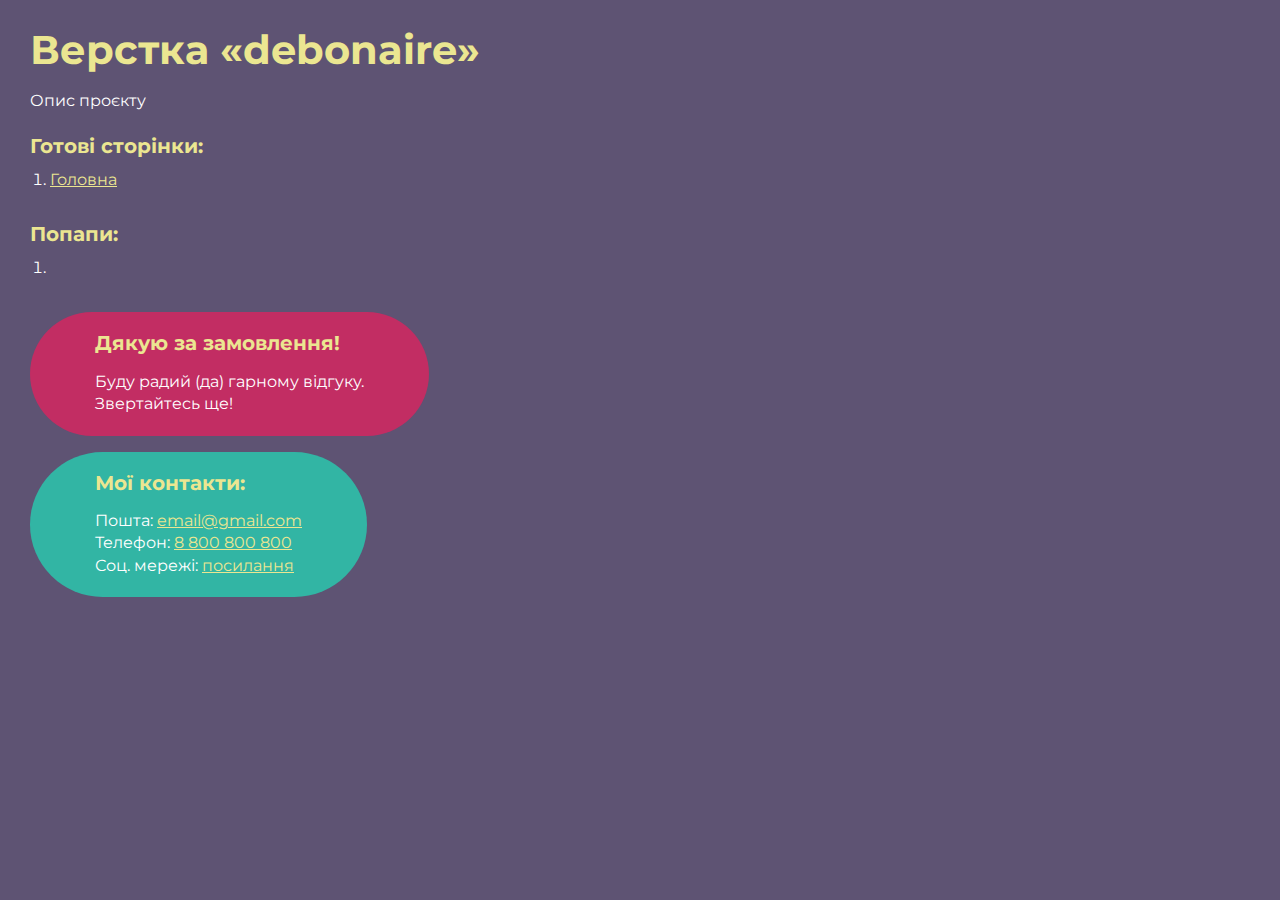
<file: TestProject/index.html>
<!DOCTYPE html>
<html>

<head>
	<meta charset="UTF-8">
	<meta name="viewport" content="width=device-width, initial-scale=1.0">
	<title>Верстка «debonaire»</title>
</head>

<body>
	<div class="rootpage">
		<h1>Верстка «debonaire»</h1>
		<div class="rootpage__info">
			Опис проєкту
		</div>
		<h2>Готові сторінки:</h2>
		<ol class="rootpage__list">
			<li><a target="_blank" href="home.html">Головна</a></li>
		</ol>
		<h2>Попапи:</h2>
		<ol class="rootpage__list">
			<li><a target="_blank" href="home.html#"></a></li>
		</ol>
		<div class="rootpage__tnx">
			<h2>Дякую за замовлення!</h2>
			<p>Буду радий (да) гарному відгуку.</p>
			<p>Звертайтесь ще!</p>
		</div>
		<div class="rootpage__contacts">
			<h2>Мої контакти:</h2>
			<p>Пошта: <a href="mailto:email@gmail.com">email@gmail.com</a></p>
			<p>Телефон: <a href="tel:8800800800">8 800 800 800</a></p>
			<p>Соц. мережі: <a href="">посилання</a></p>
		</div>
	</div>
</body>
<style>
	@charset "UTF-8";
	@import url("https://fonts.googleapis.com/css?family=Montserrat:regular,700&display=swap");

	*,
	*::before,
	*::after {
		padding: 0px;
		margin: 0px;
		border: 0px;
		box-sizing: border-box;
	}

	html,
	body {
		height: 100%;
		margin: 0;
		padding: 0;
		min-width: 320px;
		width: 100%;
		color: #fff;
		background-color: #5e5373;
	}

	body {
		font-family: Montserrat;
		font-size: 100%;
		line-height: 1;
		font-size: 1rem;
	}

	a {
		text-decoration: underline;
		color: #ebe691
	}

	a:visited {
		text-decoration: underline;
		color: #aaa768;
	}

	a:hover {
		text-decoration: none;
	}

	ul li {
		list-style: none;
	}

	img {
		vertical-align: top;
	}

	.wrapper {
		width: 100%;
		min-height: 100%;
		overflow: hidden;
	}

	.rootpage {
		padding: 30px;
		display: flex;
		flex-direction: column;
		align-items: flex-start;
	}

	@media (max-width: 767px) {
		.rootpage {
			padding: 30px 15px;
		}
	}

	h1 {
		color: #ebe691;
		font-size: 2.5rem;
		margin: 0px 0px 1.25rem 0px;
	}

	@media (max-width: 767px) {
		h1 {
			font-size: 1.85rem;
			margin: 0px 0px 1.25rem 0px;
		}
	}

	h2 {
		color: #ebe691;
		font-size: 1.25rem;
		margin: 0px 0px 1rem 0px;
	}

	@media (max-width: 767px) {
		h2 {
			font-size: 1.125rem;
			margin: 0px 0px 1rem 0px;
		}
	}

	.rootpage__info {
		line-height: 140%;
		margin: 0px 0px 1.5rem 0px;
	}

	.rootpage__list {
		margin: 0px 0px 2.25rem 1.25rem;
	}

	.rootpage__list li:not(:last-child) {
		margin: 0px 0px 15px 0px;
	}

	.rootpage__contacts,
	.rootpage__tnx {
		border-radius: 200px;
		padding: 20px 65px;
		line-height: 140%;
	}

	@media (max-width: 767px) {

		.rootpage__contacts,
		.rootpage__tnx {
			border-radius: 40px;
			padding: 20px;
		}
	}

	.rootpage__contacts {
		background: #32b5a4;

	}

	.rootpage__contacts a {
		color: #ebe691;
	}

	.rootpage__tnx {
		background: #c22d63;
		margin: 0px 0px 1rem 0px;
	}
</style>

</html>
</file>
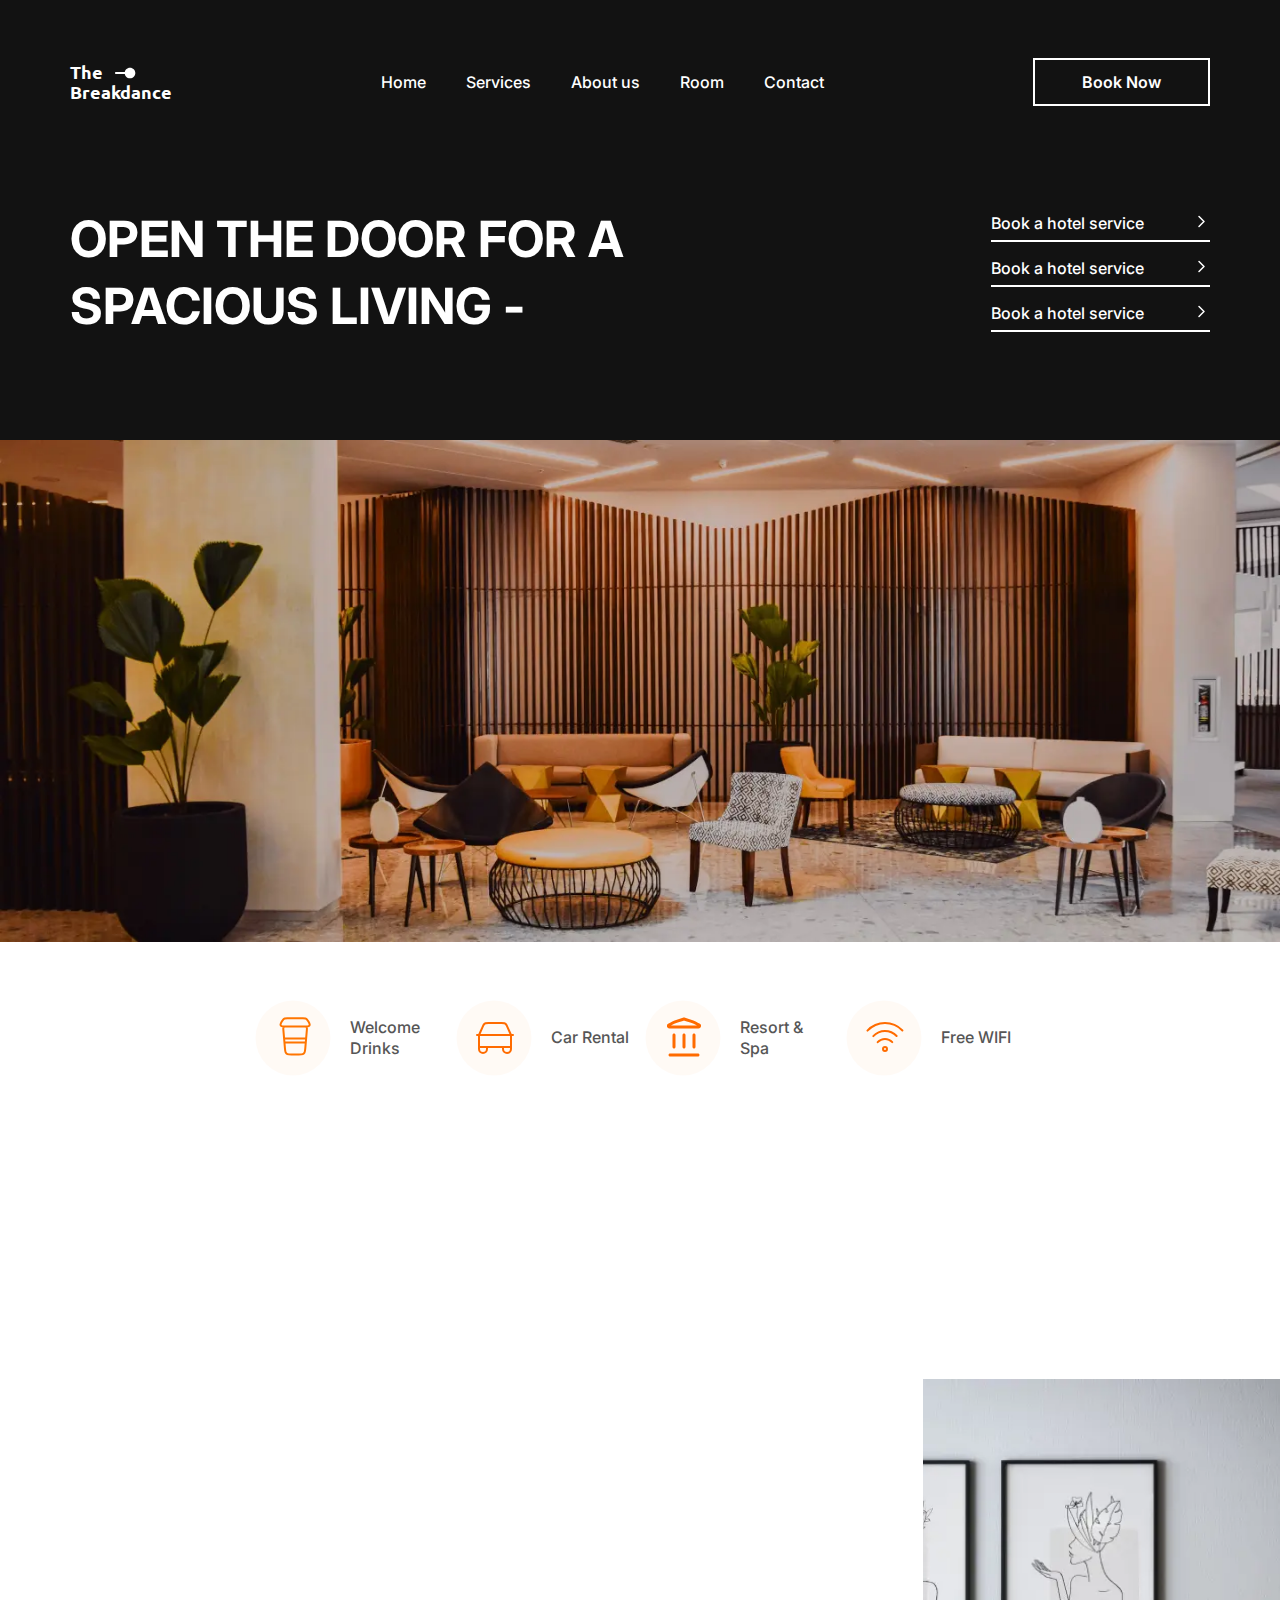
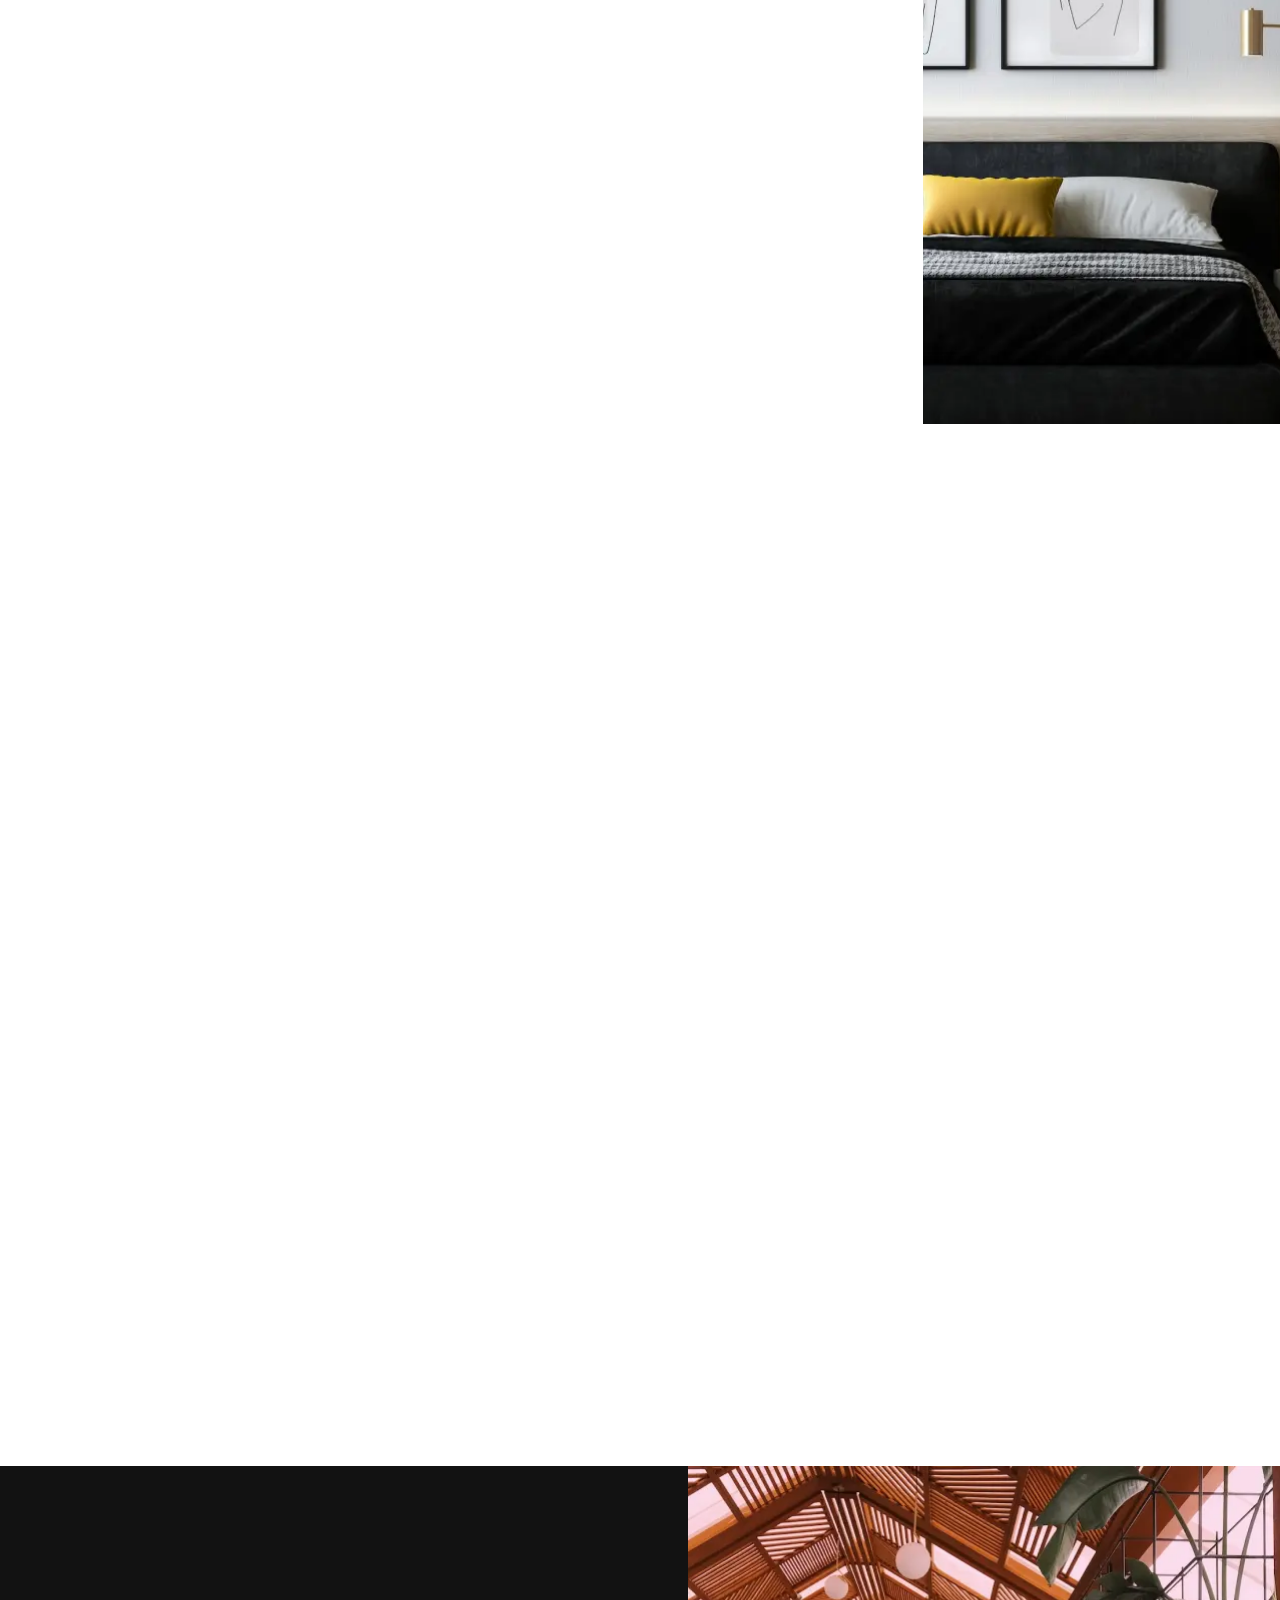
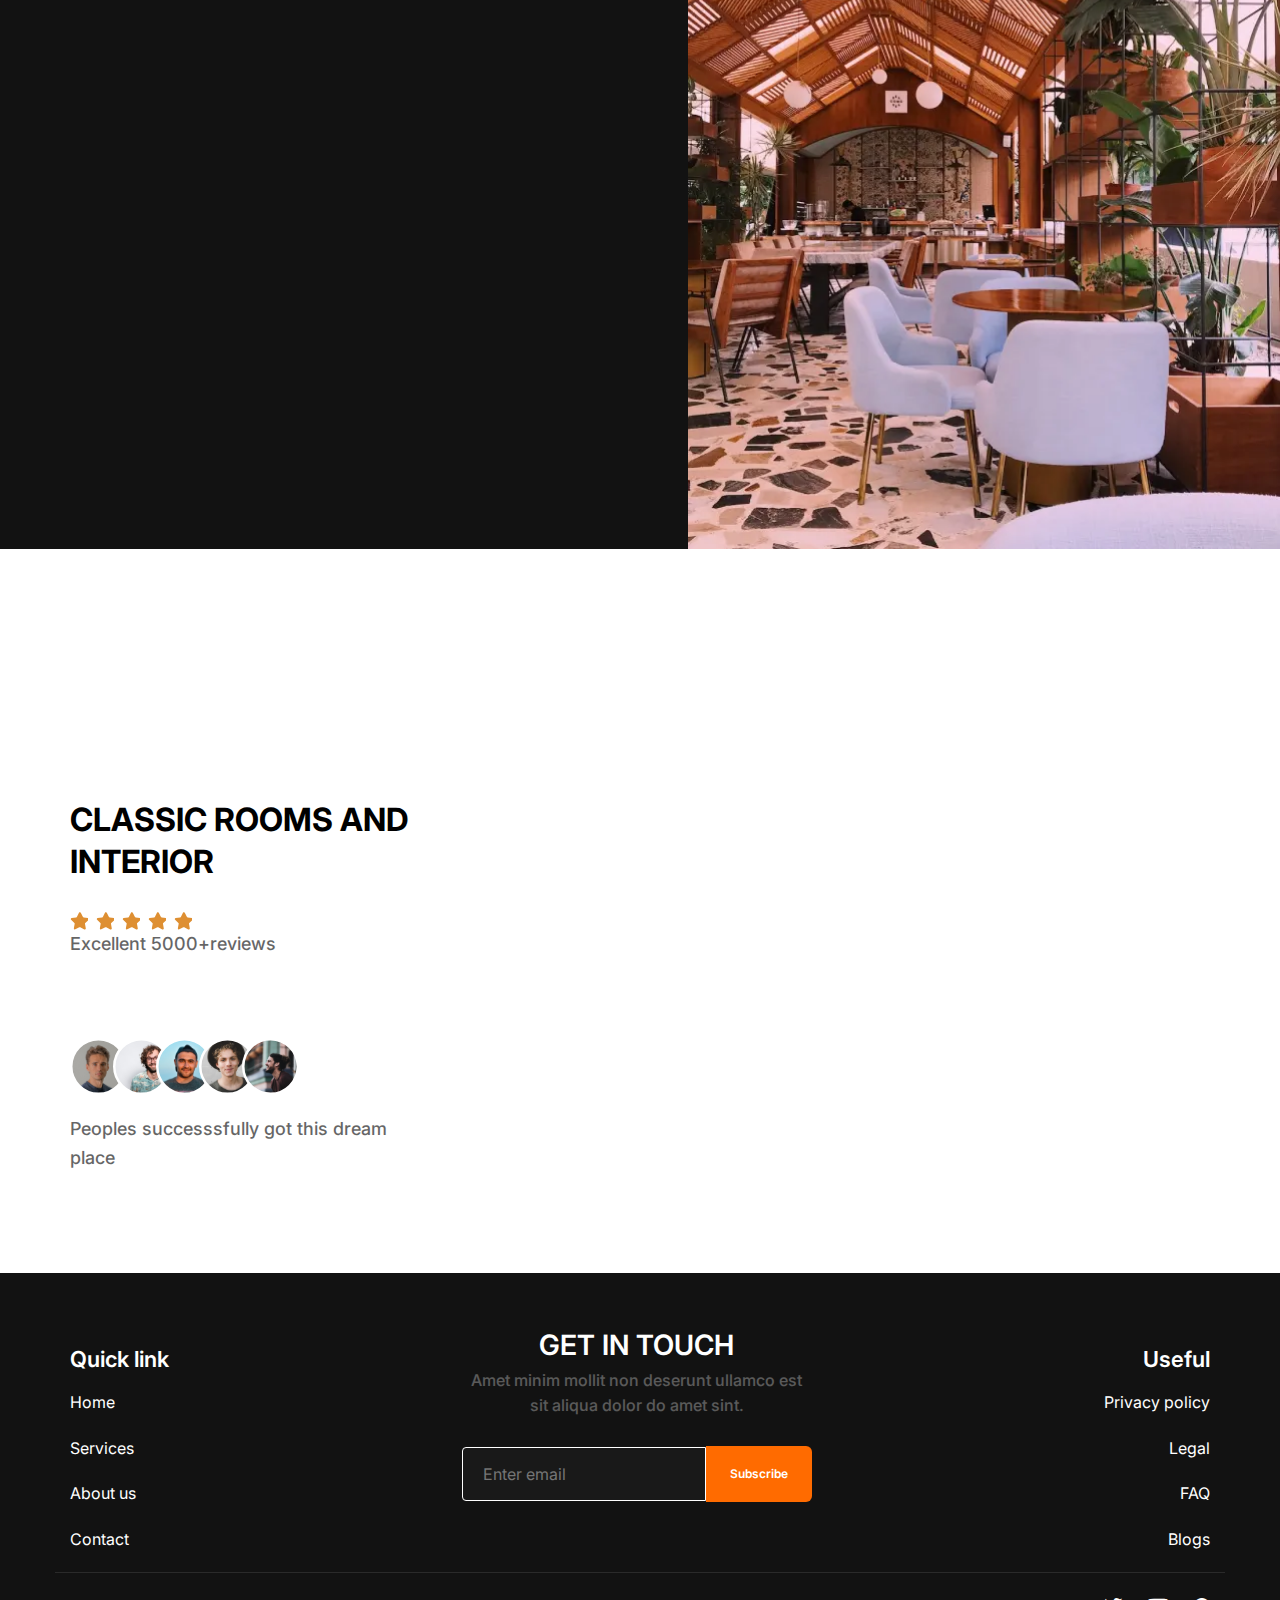
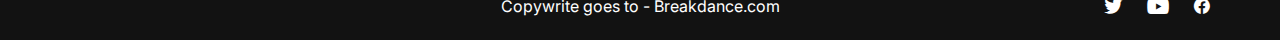
<file: The-Breakdance/index.html>
<!DOCTYPE html>
<html lang="en">

<head>
	<title>The-Breakdance</title>
	<meta charset="UTF-8">
	<meta name="format-detection" content="telephone=no">
	<!-- <style>body{opacity: 0;}</style> -->
	<link rel="stylesheet" href="css/style.min.css?_v=20241118211735">
	<link rel="shortcut icon" href="favicon.ico">
	<!-- <meta name="robots" content="noindex, nofollow"> -->
	<meta name="viewport" content="width=device-width, initial-scale=1.0">
</head>

<body>
	<div class="wrapper">
		<header class="header">

			<div class="header__container">
				<div class="header__mobile">
					<button type="button" class="menu__icon icon-menu"><span></span></button>
					<div class="header__logo logo-header">

						<span class="logo-header__text">
							The
							Breakdance
						</span>
						<svg class="logo-header__icon" width="21" height="12" viewBox="0 0 21 12" fill="none" xmlns="http://www.w3.org/2000/svg">
							<path d="M1 5C0.447715 5 4.82823e-08 5.44772 0 6C-4.82823e-08 6.55228 0.447715 7 1 7L1 5ZM9.66667 6C9.66667 8.94552 12.0545 11.3333 15 11.3333C17.9455 11.3333 20.3333 8.94552 20.3333 6C20.3333 3.05448 17.9455 0.666668 15 0.666668C12.0545 0.666667 9.66667 3.05448 9.66667 6ZM1 7L15 7L15 5L1 5L1 7Z" fill="white" />
						</svg>
					</div>
				</div>
				<div class="header__menu menu">
					<nav class="menu__body">
						<ul class="menu__list">
							<li class="menu__item"><a data-goto=".here" href="#" class="menu__link">Home</a></li>
							<li class="menu__item"><a href="#" class="menu__link">Services</a></li>
							<li class="menu__item"><a data-goto=".about" href="#" class="menu__link">About us</a></li>
							<li class="menu__item"><a href="#" class="menu__link">Room</a></li>
							<li class="menu__item"><a href="#" class="menu__link">Contact</a></li>
						</ul>
					</nav>
				</div>
				<a href="#" class="header__button button-header "><span>Book Now</span></a>
			</div>

		</header>
		<main class="page">
			<div class="page__hero hero">
				<div class="hero__top top-hero">
					<div class="top-hero__container">
						<h1 class="top-hero__title">
							Open the door for a
							spacious living -
						</h1>
						<ul class="top-hero__items">
							<li data-watch class="top-hero__item">
								<a href="#" class="top-hero__link"><span>Book a hotel service</span></a>
							</li>
							<li data-watch class="top-hero__item">
								<a href="#" class="top-hero__link"><span>Book a hotel service</span></a>
							</li>
							<li data-watch class="top-hero__item">
								<a href="#" class="top-hero__link"><span>Book a hotel service</span></a>
							</li>
						</ul>
					</div>
				</div>
				<img class="hero__image ibg" data-src="img/hero/hero-img.webp" alt="Image">
				<div class="hero__navigation navigation-hero">
					<div class="navigation-hero__item">
						<div class="navigation-hero__icon">
							<svg xmlns="http://www.w3.org/2000/svg" width="49" height="49" viewBox="0 0 49 49" fill="none">
								<path d="M14.436 30.4659H35.7871M14.0917 26.4482H36.1315M36.8657 17.884L35.2581 36.6398C35.0803 38.7142 34.9913 39.7512 34.5303 40.5361C34.1243 41.2272 33.5216 41.7811 32.7983 42.1266C31.977 42.5189 30.936 42.519 28.8539 42.519H21.3708C19.2888 42.519 18.2471 42.5189 17.4257 42.1266C16.7024 41.7811 16.0994 41.2272 15.6934 40.536C15.2324 39.7512 15.1435 38.7142 14.9656 36.6398L13.358 17.884C13.2542 16.6733 13.2024 16.0678 13.4062 15.6007C13.5852 15.1903 13.8962 14.8516 14.2898 14.6381C14.7378 14.3952 15.3455 14.3952 16.5606 14.3952H33.6638C34.8789 14.3952 35.4868 14.3952 35.9348 14.6381C36.3284 14.8516 36.6386 15.1903 36.8177 15.6007C37.0214 16.0678 36.9695 16.6733 36.8657 17.884ZM35.6528 14.3952H14.5713C12.7602 14.3952 11.8546 14.3952 11.3286 14.0161C10.8648 13.6819 10.5656 13.1659 10.5055 12.5974C10.4374 11.9526 10.8871 11.1664 11.7857 9.59387C12.457 8.41909 12.7926 7.83169 13.2637 7.40376C13.6848 7.02119 14.1823 6.73239 14.7234 6.55655C15.3286 6.35986 16.005 6.35986 17.358 6.35986H32.8667C34.2198 6.35986 34.8963 6.35986 35.5015 6.55655C36.0427 6.73239 36.5397 7.02119 36.9609 7.40376C37.4319 7.83169 37.7676 8.41909 38.4389 9.59387C39.3375 11.1664 39.787 11.9526 39.7188 12.5974C39.6588 13.1659 39.36 13.6819 38.8962 14.0161C38.3701 14.3952 37.4639 14.3952 35.6528 14.3952Z" stroke="#FF7500" stroke-width="2" stroke-linecap="round" stroke-linejoin="round" />
							</svg>
							<!-- <img src="img/icons/coffee.svg" alt="Image"> -->
						</div>

						<div class="navigation-hero__text">
							<p>Welcome Drinks</p>
						</div>
					</div>
					<div class="navigation-hero__item">
						<div class="navigation-hero__icon">
							<svg xmlns="http://www.w3.org/2000/svg" width="48" height="48" viewBox="0 0 48 48" fill="none">
								<path d="M6 22H42M40 34V23.3582C40 22.8511 40.0002 22.5977 39.9688 22.3484C39.9408 22.127 39.8941 21.9081 39.8297 21.6944C39.7571 21.4538 39.6539 21.2223 39.448 20.759L36.3555 13.8008C35.744 12.4251 35.4383 11.737 34.9551 11.2327C34.5279 10.7868 34.0041 10.446 33.4232 10.2367C32.766 10 32.0126 10 30.5071 10H17.4922C15.9867 10 15.2343 10 14.5771 10.2367C13.9963 10.446 13.4721 10.7868 13.0449 11.2327C12.5617 11.737 12.2557 12.4251 11.6443 13.8008L8.55176 20.759C8.34582 21.2223 8.24244 21.4538 8.16992 21.6944C8.10551 21.9081 8.05937 22.127 8.03144 22.3484C8 22.5977 8 22.8511 8 23.3582V34M40 34L8 34M40 34V36C40 38.2091 38.2091 40 36 40C33.7909 40 32 38.2091 32 36V34M8 34V36C8 38.2091 9.79086 40 12 40C14.2091 40 16 38.2091 16 36V34" stroke="#FF6B00" stroke-width="2" stroke-linecap="round" stroke-linejoin="round" />
							</svg>
							<!-- <img src="img/icons/car.svg" alt="Image"> -->
						</div>
						<div class="navigation-hero__text">
							<p>Car
								Rental</p>
						</div>
					</div>
					<div class="navigation-hero__item">
						<div class="navigation-hero__icon">
							<svg xmlns="http://www.w3.org/2000/svg" width="48" height="48" viewBox="0 0 48 48" fill="none">
								<path fill-rule="evenodd" clip-rule="evenodd" d="M22.8302 4.79021C23.5925 4.55593 24.4075 4.55593 25.1698 4.79021L31.1412 6.62555C34.2565 7.58303 37.2151 8.99075 39.9232 10.8041C42.0295 12.2144 41.0311 15.4999 38.4962 15.4999H9.50381C6.96891 15.4999 5.97052 12.2144 8.07682 10.8041C10.7849 8.99076 13.7435 7.58303 16.8588 6.62555L22.8302 4.79021ZM24.2884 7.65782C24.1005 7.60006 23.8995 7.60006 23.7116 7.65782L17.7401 9.49316C15.3785 10.219 13.1158 11.2291 11.0014 12.4999H36.9986C34.8842 11.2291 32.6215 10.219 30.2599 9.49316L24.2884 7.65782Z" fill="#FF6B00" />
								<path d="M8.5 41.9999C8.5 41.1715 9.17157 40.4999 10 40.4999H38C38.8284 40.4999 39.5 41.1715 39.5 41.9999C39.5 42.8284 38.8284 43.4999 38 43.4999H10C9.17157 43.4999 8.5 42.8284 8.5 41.9999Z" fill="#FF6B00" />
								<path d="M12.5 33.9999C12.5 34.8284 13.1716 35.4999 14 35.4999C14.8284 35.4999 15.5 34.8284 15.5 33.9999L15.5 21.9999C15.5 21.1715 14.8284 20.4999 14 20.4999C13.1716 20.4999 12.5 21.1715 12.5 21.9999L12.5 33.9999Z" fill="#FF6B00" />
								<path d="M24 35.4999C23.1716 35.4999 22.5 34.8284 22.5 33.9999L22.5 21.9999C22.5 21.1715 23.1716 20.4999 24 20.4999C24.8284 20.4999 25.5 21.1715 25.5 21.9999V33.9999C25.5 34.8284 24.8284 35.4999 24 35.4999Z" fill="#FF6B00" />
								<path d="M32.5 33.9999C32.5 34.8284 33.1716 35.4999 34 35.4999C34.8284 35.4999 35.5 34.8284 35.5 33.9999V21.9999C35.5 21.1715 34.8284 20.4999 34 20.4999C33.1716 20.4999 32.5 21.1715 32.5 21.9999V33.9999Z" fill="#FF6B00" />
							</svg>
							<!-- <img src="img/icons/spa.svg" alt="Image"> -->
						</div>
						<div class="navigation-hero__text">
							<p>Resort & Spa</p>
						</div>
					</div>
					<div class="navigation-hero__item">
						<div class="navigation-hero__icon">
							<svg xmlns="http://www.w3.org/2000/svg" width="48" height="48" viewBox="0 0 48 48" fill="none">
								<path d="M16.6865 29.1801C17.6182 28.181 18.7447 27.3834 19.9966 26.8365C21.2484 26.2895 22.5986 26.0048 23.9647 26C25.3308 25.9953 26.6835 26.2705 27.9392 26.8087C29.1948 27.3468 30.3271 28.1365 31.2658 29.1291M12.2988 23.0881C13.7895 21.4895 15.5919 20.2134 17.5949 19.3383C19.5979 18.4632 21.7587 18.0078 23.9445 18.0001C26.1302 17.9925 28.2942 18.4328 30.3033 19.2939C32.3123 20.1549 34.124 21.4185 35.6258 23.0066M6.44727 17.6321C8.6833 15.2342 11.3869 13.32 14.3914 12.0073C17.3958 10.6947 20.6376 10.0116 23.9162 10.0001C27.1948 9.9887 30.4409 10.6492 33.4544 11.9408C36.4679 13.2324 39.1846 15.1278 41.4373 17.51M24 38C22.8954 38 22 37.1046 22 36C22 34.8955 22.8954 34 24 34C25.1046 34 26 34.8955 26 36C26 37.1046 25.1046 38 24 38Z" stroke="#FF6B00" stroke-width="2" stroke-linecap="round" stroke-linejoin="round" />
							</svg>
							<!-- <img src="img/icons/wifi.svg" alt="Image"> -->
						</div>
						<div class="navigation-hero__text">
							<p>Free
								WIFI</p>
						</div>
					</div>
				</div>
			</div>
			<section class="page__here here">
				<div data-watch class="here__header-block block-header">
					<h2 class="block-header__title">Why You Should <span>Stay Here</span></span></h2>
					<div class="block-header__text">
						<p>Amet minim mollit non deserunt ullamco est sit aliqua dolor do
							amet sint. Velit officia consequat.</p>
					</div>
				</div>
				<div class="here__wrapper">
					<div class="here__content">
						<div class="here__body">
							<div class="here__items">
								<div data-watch class="here__item item-here">
									<div class="item-here__number">1</div>
									<h3 class="item-here__title">Provide the best choice of Room.</h3>
									<div class="item-here__text">
										<p>Amet minim mollit non deserunt ullamco est sit aliqua dolor do
											amet sint. Velit officia consequat.</p>
									</div>
								</div>

								<div data-watch class="here__item item-here">
									<div class="item-here__number">2</div>
									<h3 class="item-here__title">Low price with Best Quality</h3>
									<div class="item-here__text">
										<p>Amet minim mollit non deserunt ullamco est sit aliqua dolor do
											amet sint. Velit officia consequat.</p>
									</div>
								</div>
								<div data-watch class="here__item item-here">
									<div class="item-here__number">3</div>
									<h3 class="item-here__title">Restaurant Service</h3>
									<div class="item-here__text">
										<p>Amet minim mollit non deserunt ullamco est sit aliqua dolor do
											amet sint. Velit officia consequat.</p>
									</div>
								</div>

							</div>
						</div>
						<div class="here__pictures pictures-here">
							<div class="pictures-here__content">
								<div data-watch class="pictures-here__deco deco deco--top">
									<img class="deco__icon" src="img/stay/icon-2.svg" alt="Image">
									<div class="deco__content">
										<h5 class="deco__title">Cody Fisher</h5>
										<div class="deco__subtitle">give rating <span>4.5</span></div>
									</div>
								</div>
								<div data-watch class="pictures-here__deco deco deco--left">
									<img class="deco__icon" src="img/stay/icon-1.svg" alt="Image">
									<div class="deco__content">
										<h5 class="deco__title">Albert Flores</h5>
										<div class="deco__subtitle">give rating <span>4.5</span></div>
									</div>
								</div>
								<img data-watch class="pictures-here__main-image ibg" src="img/hero/hero-img.webp" alt="Image">
								<div data-watch class="pictures-here__deco deco deco--bottom">
									<img class="deco__icon" data-src="img/stay/icon-3.svg" alt="Image">
									<div class="deco__content">
										<h5 class="deco__title">Devon Lane</h5>
										<div class="deco__subtitle">give rating <span>4.5</span></div>
									</div>
								</div>
							</div>
							<img class="pictures-here__backgraund-img" src="img/stay/stay-img.webp" alt="Image">
						</div>
					</div>
				</div>
			</section>
			<section class="page__choice choice">
				<div class="choice__container">
					<div data-watch class="choice__header-block block-header">
						<div class="block-header__subtitle">Our Room</div>
						<h2 class="block-header__title">A World of <span>Choice</span></h2>
						<div class="block-header__text">
							<p>Amet minim mollit non deserunt ullamco est sit aliqua dolor do
								amet sint. Velit officia consequat.</p>
						</div>
					</div>
					<div data-watch class="choice__items">
						<div class="choice__item item-choice">
							<a href="#" class="item-choice__link">
								<img class="item-choice__image" src="img/choice/image-1.webp" alt="Image">
							</a>
							<div class="item-choice__subtitle">3 GUESTS</div>
							<a href="#" class="item-choice__link-title">
								Room with View
							</a>
						</div>
						<div class="choice__item item-choice ">
							<a href="#" class="item-choice__link">
								<img class="item-choice__image" src="img/choice/image-3.webp" alt="Image">
							</a>
							<div class="item-choice__subtitle">6 GUESTS</div>
							<a href="#" class="item-choice__link-title">
								Luxury Room
							</a>
						</div>
						<div class="choice__item item-choice">
							<a href="#" class="item-choice__link">
								<img class="item-choice__image" src="img/choice/image-2.webp" alt="Image">
							</a>
							<div class="item-choice__subtitle">5 GUESTS</div>
							<a href="#" class="item-choice__link-title">
								Appartment
							</a>
						</div>
						<div class="choice__item item-choice">
							<a href="#" class="item-choice__link">
								<img class="item-choice__image" src="img/choice/image-4.webp" alt="Image">
							</a>
							<div class="item-choice__subtitle">1 GUESTS</div>
							<a href="#" class="item-choice__link-title">
								Small Room
							</a>
						</div>
						<div class="choice__item item-choice">
							<a href="#" class="item-choice__link">
								<img class="item-choice__image" src="img/choice/image-5.webp" alt="Image">
							</a>
							<div class="item-choice__subtitle">4 GUESTS</div>
							<a href="#" class="item-choice__link-title">
								Midium Room
							</a>
						</div>
					</div>
				</div>
			</section>
			<section class="page__about about">
				<div class="about__content">
					<div class="about__body">
						<h2 data-watch class="about__title">ABOUT US</h2>
						<div data-watch class="about__text">
							<p>Amet minim mollit non deserunt ullamco est
								sit aliqua dolor do amet sint. Velit officia
								consequatduis enim.</p>
							<p>Amet minim mollit non deserunt ullamco est
								sit aliqua dolor do</p>
						</div>
						<a data-watch href="#" class="about__button button-about"><span>Explore</span></a>
					</div>
					<div class="about__image">
						<img data-src="img/about/main-img.webp" alt="Image">
					</div>
				</div>
			</section>
			<section class="page__interior interior">
				<div class="interior__container">
					<div class="interior__reviews reviews-interior">
						<div class="reviews-interior__top">
							<h3 class="reviews-interior__title">CLASSIC ROOMS AND
								INTERIOR</h3>
							<div class="reviews-interior__rating rating">
								<div class="rating__item"></div>
								<div class="rating__item"></div>
								<div class="rating__item"></div>
								<div class="rating__item"></div>
								<div class="rating__item"></div>
							</div>
							<div class="reviews-interior__subtitle">Excellent 5000+reviews</div>
						</div>
						<div class="reviews-interior__bottom">
							<div class="reviews-interior__links">
								<a href="#" class="reviews-interior__link">
									<img src="img/interior/link-img-01.svg" alt="Image">
								</a>
								<a href="#" class="reviews-interior__link">
									<img src="img/interior/link-img-02.svg" alt="Image">
								</a>
								<a href="#" class="reviews-interior__link">
									<img src="img/interior/link-img-03.svg" alt="Image">
								</a>
								<a href="#" class="reviews-interior__link">
									<img src="img/interior/link-img-04.svg" alt="Image">
								</a>
								<a href="#" class="reviews-interior__link">
									<img src="img/interior/link-img-05.svg" alt="Image">
								</a>
							</div>
							<div class="reviews-interior__text">
								<p>Peoples successsfully got this
									dream place</p>
							</div>
						</div>
					</div>
					<div data-watch class="interior__items">
						<div data-watch class="interior__item">
							<img class="interior__icon" src="img/interior/restaurant.svg" alt="Image">
							<h4 class="interior__title">RESTAURANT</h4>
							<div class="interior__text">
								<p>Amet minim mollit non deserunt ullamco est
									sit aliqua dolor do</p>
							</div>
						</div>
						<div data-watch class="interior__item">
							<img class="interior__icon" src="img/interior/spa.svg" alt="Image">
							<h4 class="interior__title">SPA & WELLNESS</h4>
							<div class="interior__text">
								<p>Amet minim mollit non deserunt ullamco est
									sit aliqua dolor do</p>
							</div>
						</div>
						<div data-watch class="interior__item">
							<img class="interior__icon" src="img/interior/best-rooms.svg" alt="Image">
							<h4 class="interior__title">THE BEST ROOMS</h4>
							<div class="interior__text">
								<p>Amet minim mollit non deserunt ullamco est
									sit aliqua dolor do</p>
							</div>
						</div>
						<div data-watch class="interior__item">
							<img class="interior__icon" src="img/interior/bar.svg" alt="Image">
							<h4 class="interior__title">LOUNGE BAR</h4>
							<div class="interior__text">
								<p>Amet minim mollit non deserunt ullamco est
									sit aliqua dolor do</p>
							</div>
						</div>
					</div>
				</div>
			</section>
		</main>
		<footer class="footer">

			<div class="footer__top top-footer">
				<div class="top-footer__container">
					<div class="top-footer__body">
						<div class="top-footer__menu menu-footer">
							<div data-spollers="620" data-one-spoller class="menu-footer__spollers spollers">
								<details class="spollers__item">
									<summary class="spollers__title title-spoller--left">Quick link</summary>
									<ul class="spollers__body">
										<li class="spollers__element">
											<a href="#" class="spollers__link">Home</a>
										</li>
										<li class="spollers__element">
											<a href="#" class="spollers__link">Services</a>
										</li>
										<li class="spollers__element">
											<a href="#" class="spollers__link">About us</a>
										</li>
										<li class="spollers__element">
											<a href="#" class="spollers__link">Contact</a>
										</li>
									</ul>
								</details>
							</div>
						</div>
						<div class="top-footer__subscribe subscribe">
							<div class="subscribe__body">
								<h5 class="subscribe__title">Get in Touch</h5>
								<div class="subscribe__text">
									<p>Amet minim mollit non deserunt ullamco est
										sit aliqua dolor do amet sint.</p>
								</div>
								<form action="#" class="subscribe__form">
									<input data-required="email" autocomplete="off" type="text" name="form[]" data-error="Error" placeholder="Enter email" class="subscribe__input input">
									<button type="submit" class="subscribe__button">Subscribe</button>
								</form>
							</div>
						</div>
						<div class="top-footer__useful-menu menu-footer">
							<div data-spollers="620" data-one-spoller class="menu-footer__spollers spollers">
								<details class="spollers__item">
									<summary class="spollers__title title-spoller--right ">Useful</summary>
									<ul class="spollers__body">
										<li class="spollers__element">
											<a href="#" class="spollers__link">Privacy policy</a>
										</li>
										<li class="spollers__element">
											<a href="#" class="spollers__link">Legal</a>
										</li>
										<li class="spollers__element">
											<a href="#" class="spollers__link">FAQ</a>
										</li>
										<li class="spollers__element">
											<a href="#" class="spollers__link">Blogs</a>
										</li>
									</ul>
								</details>
							</div>
						</div>
					</div>
				</div>
			</div>
			<div class="footer__bottom bottom-footer">
				<div class="bottom-footer__container">
					<div class="bottom-footer__text">
						<p>Copywrite goes to - Breakdance.com</p>
					</div>
					<ul class="bottom-footer__social menu-social">
						<li class="menu-social__item">
							<a href="#" class="menu-social__link _icon-s-twitter"></a>
						</li>
						<li class="menu-social__item">
							<a href="#" class="menu-social__link _icon-s-youtube"></a>
						</li>
						<li class="menu-social__item">
							<a href="#" class="menu-social__link _icon-s-facebook"></a>
						</li>
					</ul>
				</div>
			</div>

		</footer>
	</div>
	<script src="js/app.min.js?_v=20241118211735"></script>
</body>

</html>
</file>
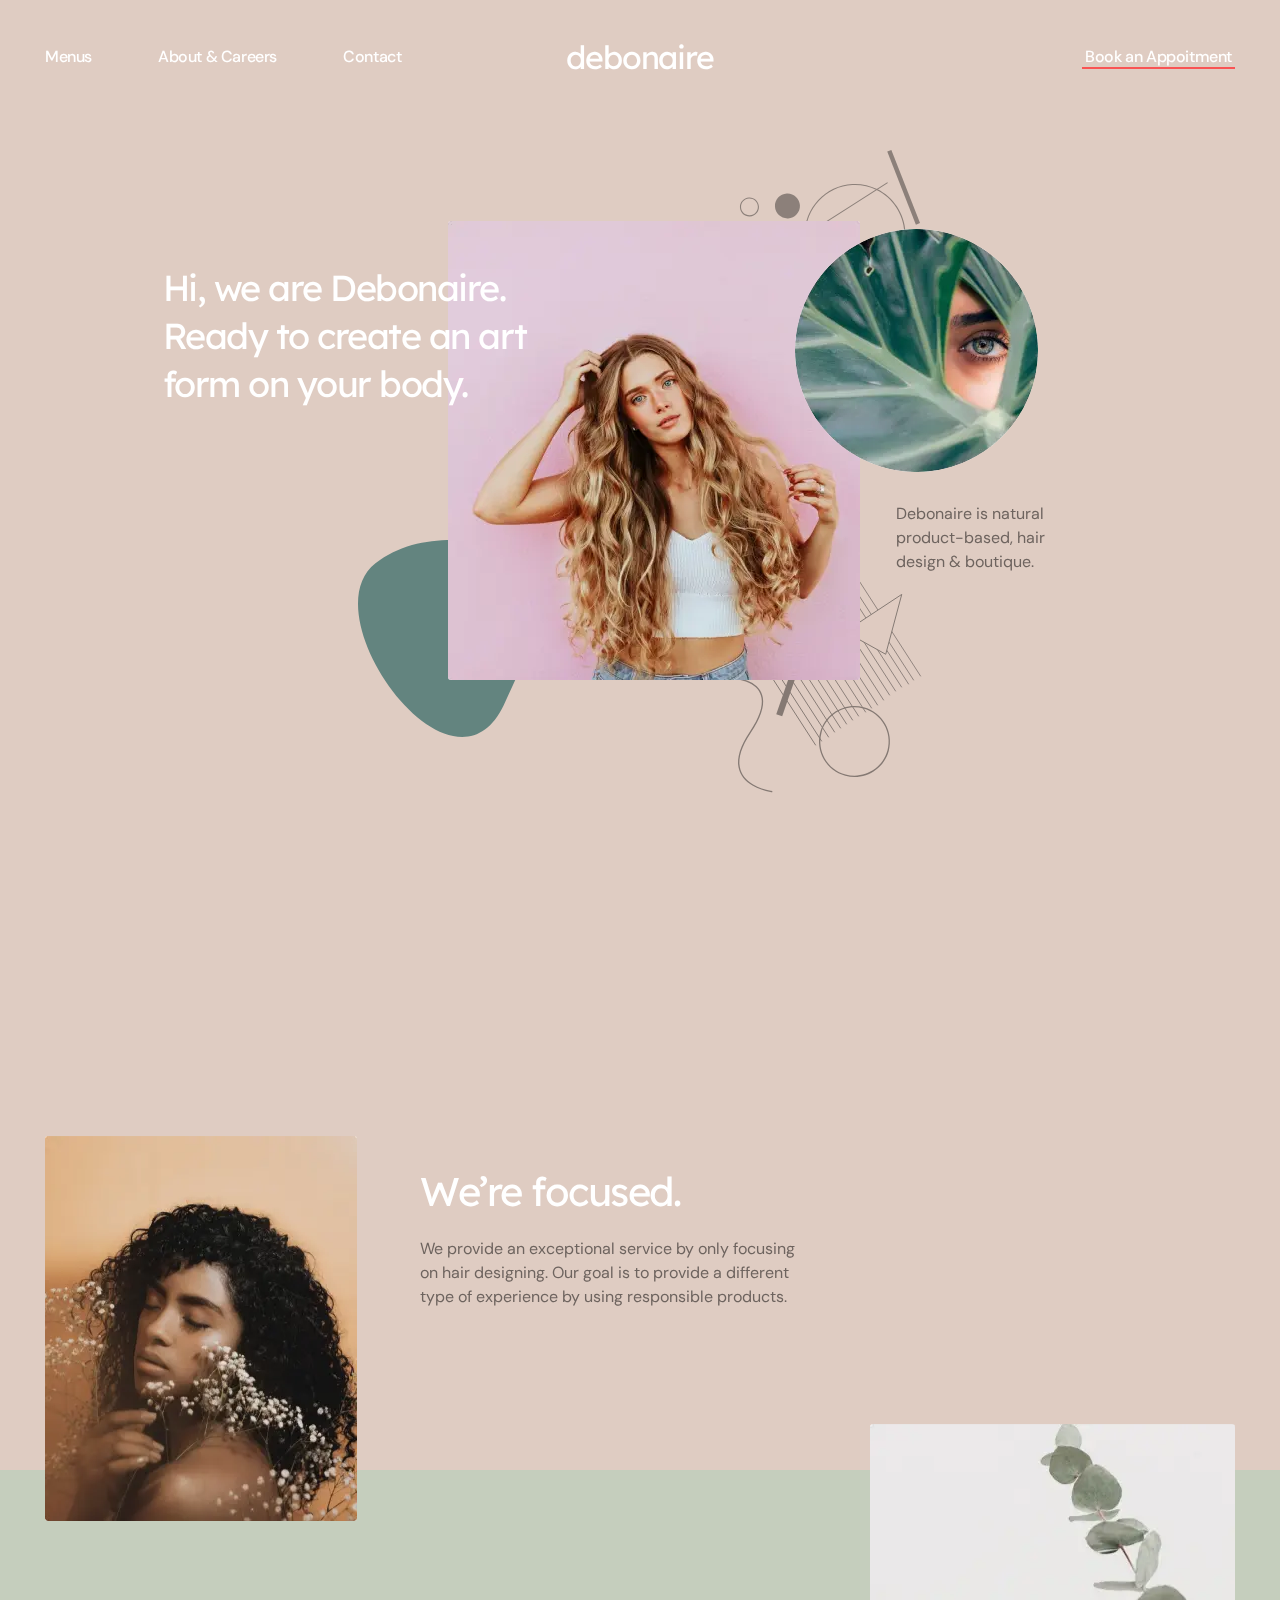
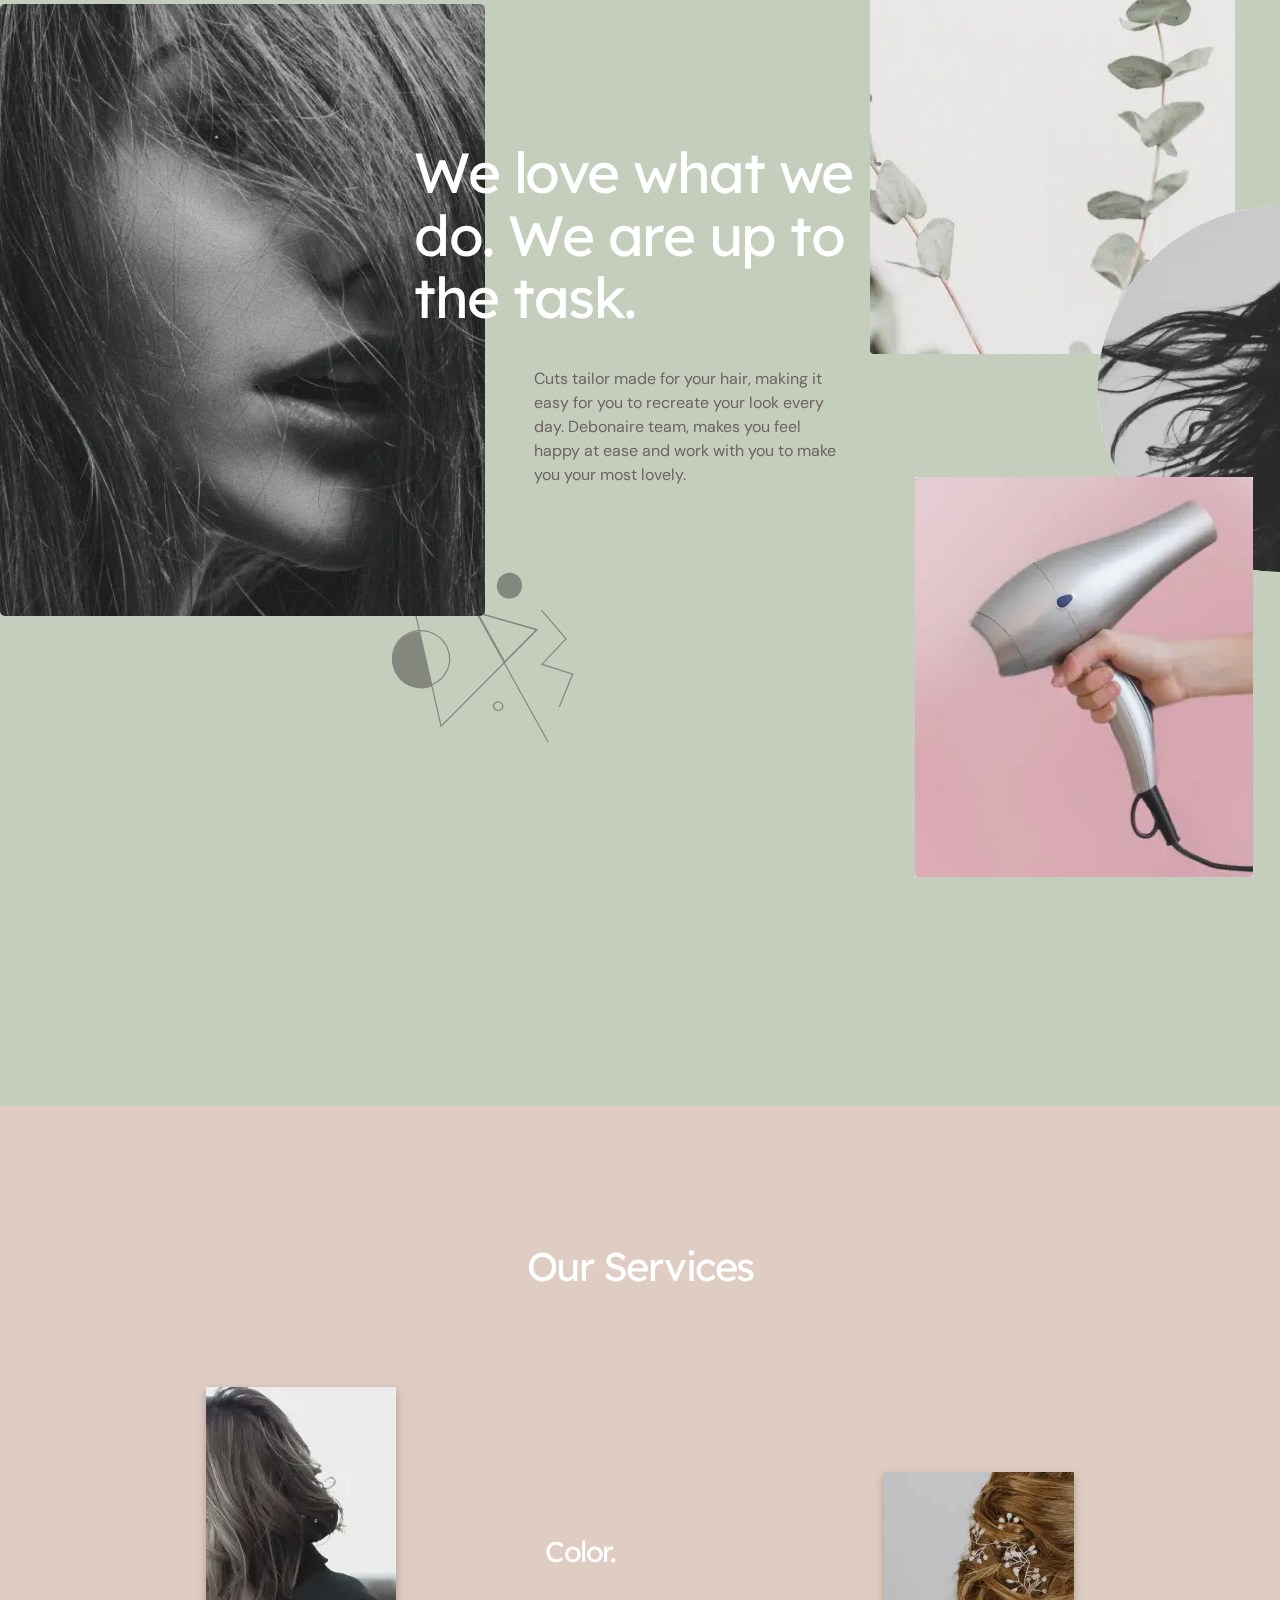
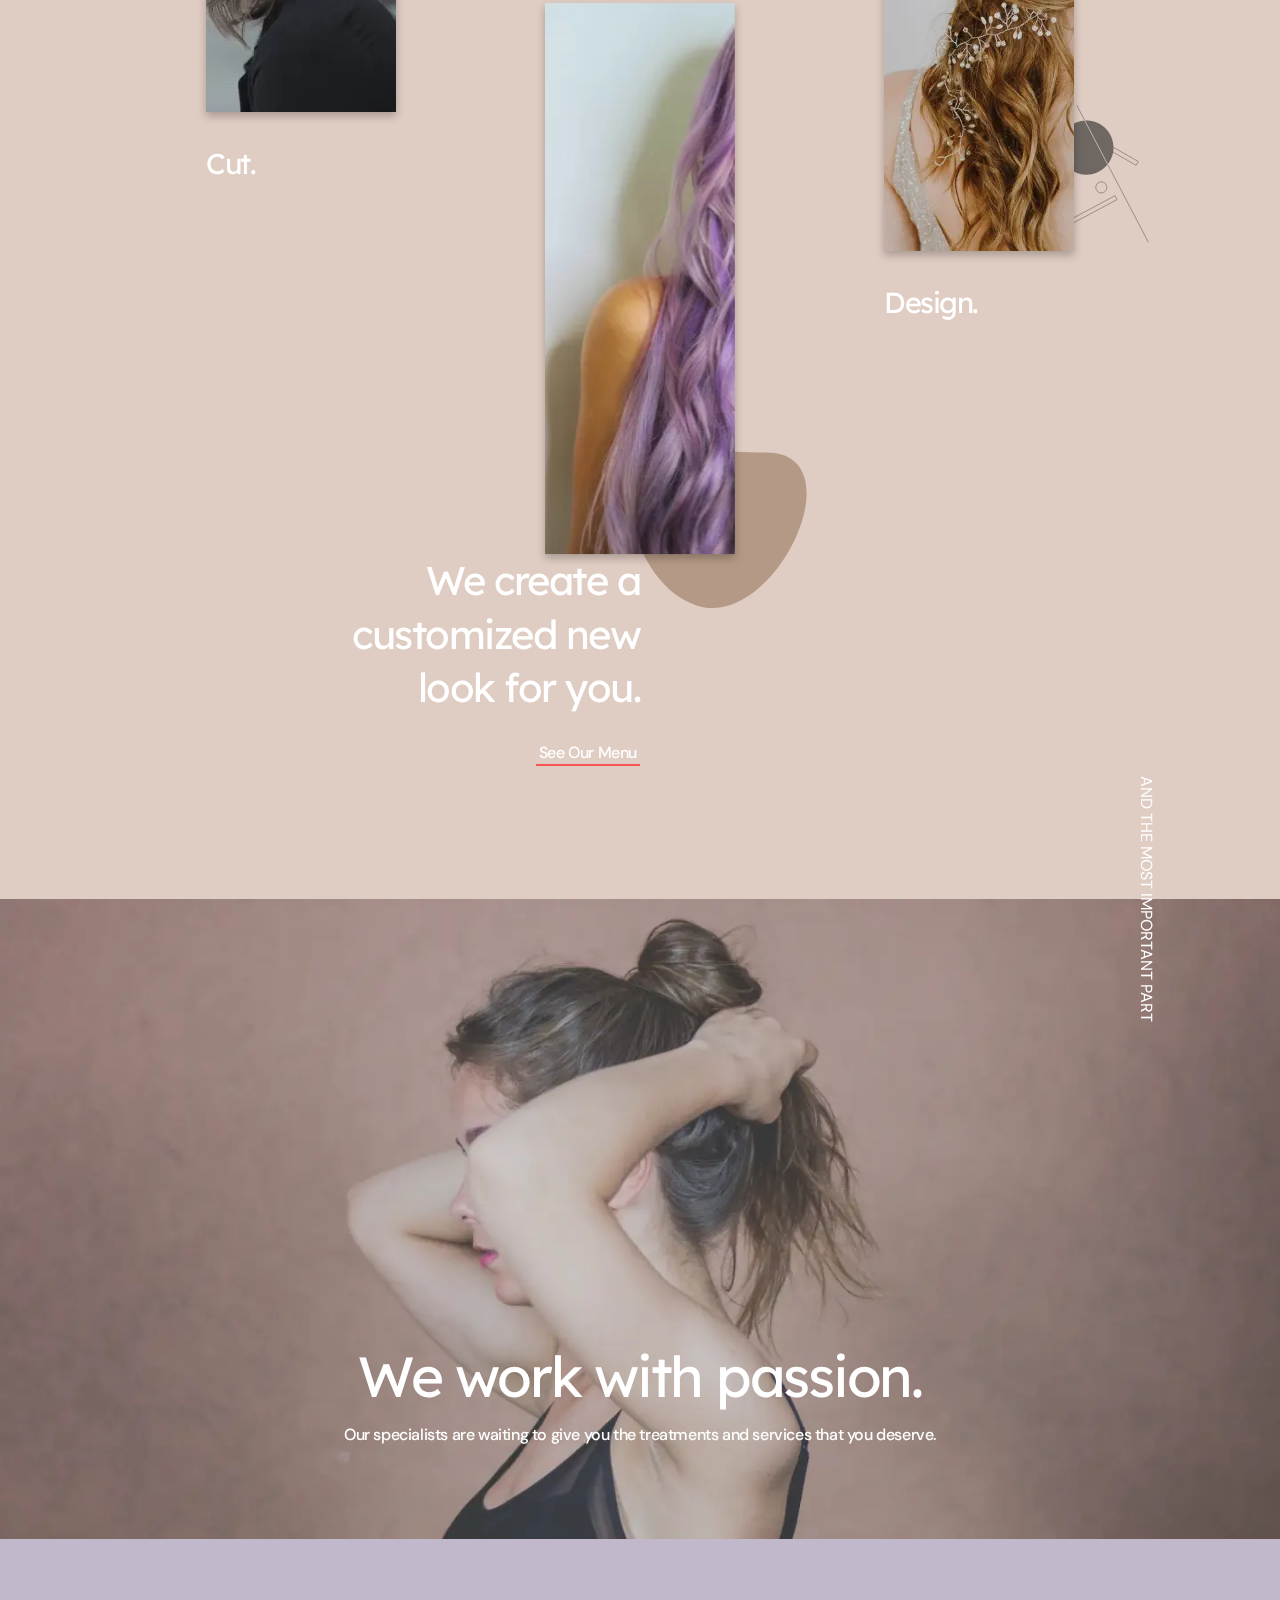
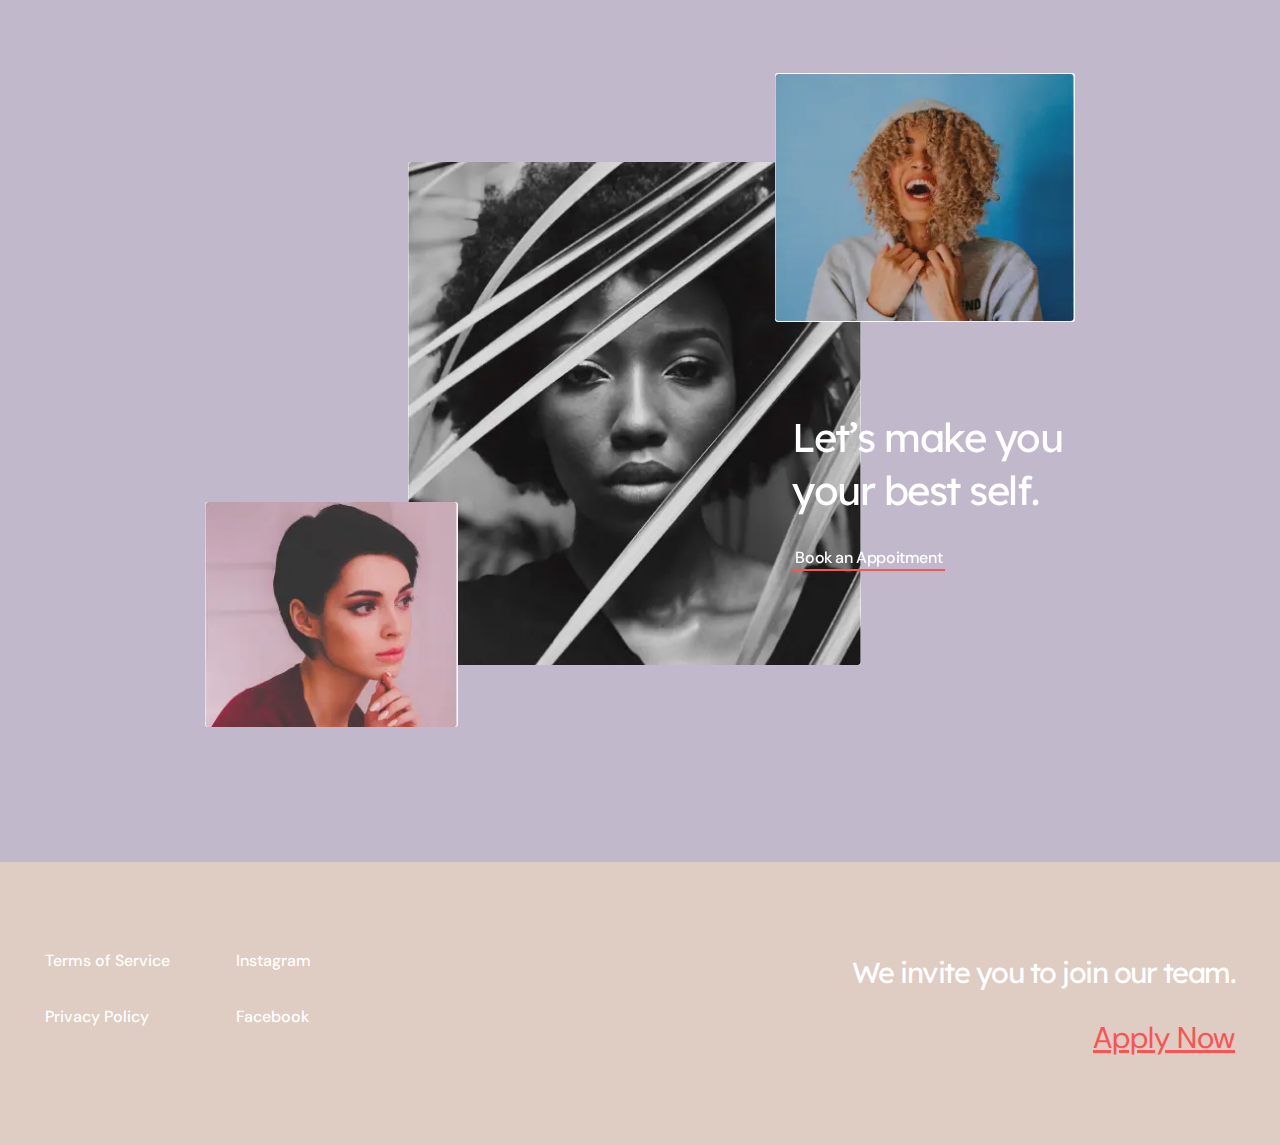
<file: Debonaire/home.html>
<!DOCTYPE html>
<html lang="en">

<head>
	<title>HomePage</title>
	<meta charset="UTF-8">
	<meta name="format-detection" content="telephone=no">
	<style>
		body {
			opacity: 0;
		}
	</style>
	<link rel="stylesheet" href="css/style.min.css?_v=20240910204625">
	<link rel="shortcut icon" href="favicon.ico">
	<!-- <meta name="robots" content="noindex, nofollow"> -->
	<meta name="viewport" content="width=device-width, initial-scale=1.0">
</head>

<body>
	<div class="wrapper">
		<header class="header">
			<div class="header__container">
				<div class="header__menu menu">
					<button type="button" class="menu__icon icon-menu"><span></span></button>
					<nav class="menu__body">
						<ul class="menu__list">
							<li class="menu__item"><a href="" class="menu__link">Menus</a></li>
							<li class="menu__item"><a href="" class="menu__link">About & Careers</a></li>
							<li class="menu__item"><a href="" class="menu__link">Contact</a></li>
						</ul>
					</nav>
				</div>
				<a href="#" class="header__logo">debonaire</a>
				<a href="#" class="header__book book"><span>Book an Appoitment</span></a>
			</div>
		</header>
		<main class="page">
			<section data-prlx-parent data-watch class="page__hero hero">
				<div class="hero__container">
					<div class="hero__body">
						<div data-prlx class="hero__title-item">
							<h1 class="hero__title title">
								Hi, we are Debonaire.
								Ready to create an art form on your body.
							</h1>
						</div>
						<div data-prlx class="hero__media">
							<div data-coefficient="2" data-prlx class="hero__main-image-item">
								<img class="hero__main-image" src="img/hero/main-img.webp" alt="Image">
							</div>
							<div class="hero__figure-item">
								<img class="hero__figure" src="img/hero/figure-1.svg" alt="">
							</div>
							<div class="hero__deco-item hero__deco-item--one">
								<img class="hero__deco" src="img/hero/deco-1.svg" alt="image">
							</div>
							<div class="hero__deco-item hero__deco-item--two">
								<img class="hero__deco" src="img/hero/deco-2.svg" alt="image">
							</div>
						</div>
						<div class="hero__content">
							<div data-prlx class="hero__circle-image-item">
								<img class="hero__circle-image" src="img/hero/circle-img.webp" alt="Image">
							</div>
							<div data-prlx class="hero__text-item">
								<div class="hero__text">
									<p>
										Debonaire is natural product-based, hair design & boutique.
									</p>
								</div>
							</div>
						</div>
					</div>
			</section>
			<section data-prlx-parent class="page__focused focused">
				<div class="focused__container">
					<div class="focused__content">
						<div class="focused__picture focused__picture--main">
							<img data-coefficient="3" data-prlx class="focused__image" src="img/focused/main-image.webp" alt="image">
							<div data-watch class="focused__decor-item focused__decor-item--left">
								<svg data-prlx class="focused__decor-value" viewBox="0 0 348 344" fill="none" xmlns="http://www.w3.org/2000/svg">
									<path fill-rule="evenodd" clip-rule="evenodd" d="M8.22962 141.135C70.9002 -46.7917 189.79 -29.1891 219.282 96.5556C248.774 222.3 373.654 190.519 341.858 294.615C310.062 398.712 -54.441 329.061 8.22962 141.135Z" stroke="#E8E8E6" stroke-width="2" />
								</svg>
							</div>
						</div>
						<div data-prlx class="focused__body">
							<h2 class="focused__title title">
								We’re focused.
							</h2>
							<div class="focused__text text">
								<p>We provide an exceptional service by only focusing on hair designing. Our goal is to
									provide a different type of
									experience by using responsible products.</p>
							</div>
						</div>
						<div class="focused__picture focused__picture--second">
							<img data-coefficient="2" data-prlx class="focused__image" src="img/focused/image-2.webp" alt="image">
							<div data-watch class="focused__decor-item focused__decor-item--right">
								<svg data-prlx class="focused__decor-value" viewBox="0 0 494 371" fill="none" xmlns="http://www.w3.org/2000/svg">
									<path fill-rule="evenodd" clip-rule="evenodd" d="M488.184 36.1618C472.569 -8.22165 400.348 -26.0372 338.863 77.4611C277.377 180.96 108.585 105.633 19.2604 180.96C-70.0643 256.286 189.541 469.095 338.863 315.789C488.184 162.484 503.8 80.5453 488.184 36.1618Z" stroke="#E8E8E6" stroke-width="2" />
								</svg>
							</div>
						</div>

					</div>

				</div>

			</section>
			<section data-prlx-parent class="page__love love">
				<div class="love__content">
					<div class="love__picture">
						<img data-prlx data-coefficient="2" class="love__image" src="img/love/image-1.webp" alt="image">
						<div class="love__decor-picture">
							<img data-prlx class="love__item-decor-picture" src="img/love/deco.svg" alt="Image">
						</div>
					</div>
					<div data-prlx class="love__body">
						<h2 class="love__title title title--big">We love what we do. We are up to the task.</h2>
						<div class="love__text text">
							<p>
								Cuts tailor made for your hair, making it easy for you to recreate your look every day.
								Debonaire team, makes you feel
								happy at ease and work with you to make you your most lovely.
							</p>
						</div>
					</div>
					<div data-prlx class="love__decor decor-love">
						<div class="decor-love__body">
							<div data-coefficient="1.5" class="decor-love__line-item">
								<svg data-watch class="decor-love__line" viewBox="0 0 525 531" fill="none" xmlns="http://www.w3.org/2000/svg">
									<path fill-rule="evenodd" clip-rule="evenodd" d="M522.939 318.288C513.011 82.4158 169.018 -117.959 33.3202 85.9218C-102.378 289.803 234.141 211.383 284.888 407.672C335.635 603.961 532.867 554.161 522.939 318.288Z" stroke="#E6E6E6" stroke-width="2" />
								</svg>
							</div>
							<div class="decor-love__hair-item">
								<img data-prlx data-coefficient="1.9" class="decor-love__hair" src="img/love/image-3.webp" alt="Image">
							</div>
							<div class="decor-love__dryer-item">
								<img data-coefficient="1.2" data-prlx class="decor-love__dryer" src="img/love/image-2.webp" alt="image">
							</div>
						</div>
					</div>
				</div>
			</section>
			<section data-prlx-parent class="page__services services">
				<div class="services__container">
					<h2 data-prlx class="services__title title">Our Services</h2>
					<div class="services__body">
						<div class="services__items">
							<article class="services__item item-services">
								<a href="#" class="item-services__link">
									<img data-prlx class="item-services__image" src="img/servicec/image-01.webp" alt="image">
									<h5 data-prlx class="item-services__name title title--min">Cut.</h5>
								</a>
							</article>
							<article class="services__item item-services">
								<a href="#" class="item-services__link">
									<h5 data-prlx class="item-services__name title title--min">Color.</h5>
									<img data-prlx data-coefficient="2" class="item-services__image" src="img/servicec/image-02.webp" alt="image">
									<div class="item-services__figure-item">
										<img data-prlx class="item-services__figure" src="img/servicec/deco-2.svg" alt="image">
									</div>
								</a>
							</article>
							<article class="services__item item-services">
								<a href="#" class="item-services__link">
									<img data-prlx data-coefficient="3" class="item-services__image" src="img/servicec/image-03.webp" alt="image">
									<h5 data-prlx class="item-services__name title title--min">Design.</h5>
									<div class="item-services__deco-item">
										<img data-prlx class="item-services__deco" src="img/servicec/deco-1.svg" alt="image">
									</div>
								</a>
							</article>
						</div>
						<div data-prlx data-coefficient="3" class="services__content content-services">
							<h4 class="content-services__title title ">
								We create a customized new look for you.
							</h4>
							<a href="#" class="content-services__link book"><span>See Our Menu</span></a>
						</div>
					</div>

				</div>
			</section>
			<section data-prlx-parent class="page__passion passion">
				<div class="passion__container">
					<div data-prlx class="passion__content">
						<h2 class="passion__title title title--big">
							We work with passion.
						</h2>
						<div class="passion__text text">
							<p>Our specialists are waiting to give you the treatments and services that you deserve.</p>
						</div>
					</div>
					<div class="passion__important-item">
						<div data-prlx class="passion__important">AND THE MOST IMPORTANT PART</div>
					</div>
				</div>
				<div class="passion__image-item">
					<img src="img/passion/image.webp" class="passion__image ibg" alt="Image">
				</div>
			</section>
			<section data-prlx-parent class="page__best best">
				<div class="best__container">
					<div class="best__content">
						<div class="best__item  item-best">
							<div class="item-best__image-item">
								<img data-prlx data-coefficient="2" class="item-best__image" src="img/best/image-02.webp" alt="Image">
							</div>
						</div>
						<div class="best__item item-best">
							<img data-prlx class="item-best__image" src="img/best/image-main.webp" alt="Image">
							<div data-watch class="item-best__deco-item">
								<img class="item-best__deco" src="img/best/deco.svg" alt="Image">
							</div>
							<div data-watch class="item-best__figure-item">
								<img class="item-best__figure" src="img/best/figure.svg" alt="Image">
							</div>
						</div>
						<div class="best__item item-best">
							<img data-prlx data-coefficient="2" class="item-best__image" src="img/best/image-01.webp" alt="Image">
							<div data-prlx data-coefficient="1" class="item-best__body">
								<h2 class="item-best__title title">Let’s make you
									your best self.</h2>
								<a href="#" class="item-best__link book"><span>Book an Appoitment</span></a>
							</div>
						</div>
					</div>
				</div>
			</section>
		</main>
		<footer class="footer">
			<div class="footer__container">
				<div class="footer__content">
					<ul class="footer__menu footer-menu">
						<li class="footer-menu__item">
							<a href="#" target="_blank" class="footer-menu__link">Terms of Service</a>
						</li>
						<li class="footer-menu__item">
							<a href="#" target="_blank" class="footer-menu__link">Privacy Policy</a>
						</li>
						<li class="footer-menu__item">
							<a href="#" target="_blank" class="footer-menu__link">Instagram</a>
						</li>
						<li class="footer-menu__item">
							<a href="#" target="_blank" class="footer-menu__link">Facebook</a>
						</li>
					</ul>
					<div class="footer__invite invite">
						<div class="invite__title title title--min">We invite you to join our team.</div>
						<a href="#" class="invite__link">Apply Now</a>
					</div>
				</div>
			</div>
		</footer>
	</div>
	<script src="js/app.min.js?_v=20240910204625"></script>
</body>

</html>
</file>
<file: BeanScene test/css/style.min.css>
@import url(https://fonts.googleapis.com/css?family=Playfair+Display:regular,500,700&display=swap);@import url(https://fonts.googleapis.com/css?family=Clicker+Script:regular&display=swap);@font-face{font-family:icons;font-display:swap;src:url(../fonts/icons.woff2) format("woff2");font-weight:400;font-style:normal}[class*=_icon-]::before{font-family:icons;font-style:normal;font-weight:400;font-variant:normal;text-transform:none;line-height:1;-webkit-font-smoothing:antialiased;-moz-osx-font-smoothing:grayscale}._icon-quote:before{content:""}._icon-s-facebook:before{content:""}._icon-s-instagram:before{content:""}._icon-slider-arrow:before{content:""}._icon-s-twitter:before{content:""}._icon-s-youtube:before{content:""}*{padding:0;margin:0;border:0}*,*::after,*::before{box-sizing:border-box}*::after,*::before{display:inline-block}body,html{height:100%;min-width:320px}body{color:#fff;line-height:1;font-family:"Playfair Display";font-size:1rem;-ms-text-size-adjust:100%;-moz-text-size-adjust:100%;-webkit-text-size-adjust:100%;-webkit-font-smoothing:antialiased;-moz-osx-font-smoothing:grayscale}button,input,textarea{font-family:"Playfair Display";font-size:inherit;line-height:inherit;color:inherit;background-color:rgba(0,0,0,0)}input,textarea{width:100%}label{display:inline-block}button,option,select{cursor:pointer}a{display:inline-block;color:inherit;text-decoration:none}ul li{list-style:none}img{vertical-align:top}h1,h2,h3,h4,h5,h6{font-weight:inherit;font-size:inherit}body{background-color:#fffefc}.lock body{overflow:hidden;touch-action:none;-ms-scroll-chaining:none;overscroll-behavior:none}.loaded body{transition:opacity .3s;opacity:1}.wrapper{min-height:100%;display:flex;flex-direction:column;overflow:hidden}@supports (overflow:clip){.wrapper{overflow:clip}}.wrapper>main{flex:1 1 auto}.wrapper>*{min-width:0}[class*=__container]{max-width:75.625rem;margin:0 auto;padding:0 .9375rem}[class*="--gc"]{display:grid;min-width:0;grid-template-columns:.9375rem 1fr minmax(auto,73.75rem) 1fr .9375rem}[class*="--gc"]>*{min-width:0;grid-column:3/4}input[type=email],input[type=tel],input[type=text],textarea{-webkit-appearance:none;appearance:none}.input{border-radius:.25rem 0 0 .25rem!important;width:100%;color:#000;display:block;padding:0 1.25rem;border:.0625rem solid #eee;caret-color:inherit;background-color:#fff9f1}.input[placeholder]:not([data-placeholder-nohiden])::-webkit-input-placeholder{-webkit-transition:opacity .3s;transition:opacity .3s;color:#707070}.input[placeholder]:not([data-placeholder-nohiden]):-ms-input-placeholder{-ms-transition:opacity .3s;transition:opacity .3s;color:#707070}.input[placeholder]:not([data-placeholder-nohiden])::-ms-input-placeholder{-ms-transition:opacity .3s;transition:opacity .3s;color:#707070}.input[placeholder]:not([data-placeholder-nohiden])::placeholder{transition:opacity .3s;color:#707070}.input[placeholder]:not([data-placeholder-nohiden]):focus::-webkit-input-placeholder{opacity:0}.input[placeholder]:not([data-placeholder-nohiden]):focus:-ms-input-placeholder{opacity:0}.input[placeholder]:not([data-placeholder-nohiden]):focus::-ms-input-placeholder{opacity:0}.input[placeholder]:not([data-placeholder-nohiden]):focus::placeholder{opacity:0}textarea.input{resize:none;padding:0 0}.menu__list{display:flex;-webkit-column-gap:3.75rem;-moz-column-gap:3.75rem;column-gap:3.75rem}.menu__link{font-size:.875rem;font-weight:500;transition:all .3s}.icon-menu{display:none}.spollers{display:flex;gap:.625rem}.spollers__link{font-size:1.125rem;line-height:2.33}.spollers__link:not(:last-child){margin-bottom:1.375rem}.spollers__item{flex-basis:20rem;flex-grow:1;flex-shrink:1}.spollers__title{font-size:1.625rem;font-weight:700;width:100%;cursor:default;text-align:left;padding:.625rem .9375rem;border-radius:.3125rem;position:relative;list-style:none}.spollers__title::-webkit-details-marker,.spollers__title::marker{display:none}._spoller-init .spollers__title{cursor:pointer}._spoller-init .spollers__title::after,._spoller-init .spollers__title::before{content:"";position:absolute;right:.625rem;top:50%;background-color:#fff;height:2px;width:15px;transition:-webkit-transform .5s ease 0s;transition:transform .5s ease 0s;transition:transform .5s ease 0s,-webkit-transform .5s ease 0s}._spoller-init .spollers__title::before{-webkit-transform:translate(-75%,-50%) rotate(40deg);transform:translate(-75%,-50%) rotate(40deg)}._spoller-init .spollers__title::after{-webkit-transform:translate(0,-50%) rotate(-40deg);transform:translate(0,-50%) rotate(-40deg)}._spoller-init .spollers__title._spoller-active::before{-webkit-transform:translateX(-75%) rotate(-40deg);transform:translateX(-75%) rotate(-40deg)}._spoller-init .spollers__title._spoller-active::after{-webkit-transform:rotate(40deg);transform:rotate(40deg)}.spollers__body{padding:1.25rem}.ibg{width:100%;height:100%;-o-object-fit:cover;object-fit:cover}.ibg--top{-o-object-position:top;object-position:top}.ibg--bottom{-o-object-position:bottom;object-position:bottom}.ibg--left{-o-object-position:left;object-position:left}.ibg--right{-o-object-position:right;object-position:right}.ibg--contain{-o-object-fit:contain;object-fit:contain}.button{position:relative;overflow:hidden;display:inline-flex;padding:.875rem 1.625rem;background-color:#f9c06a;border-radius:1.5rem;box-shadow:0 .3125rem .75rem 0 rgba(249,192,106,.22);color:#1e1e1e}.button span{position:relative;z-index:3}.button::before{content:"";transition:all .5s;position:absolute;width:0;height:100%;top:0;left:0;background-color:#603809}.button--header{padding:.875rem 1.375rem}.title{font-weight:700;color:#603809}.title--big{font-family:"Clicker Script";color:#fff}.title--w{color:#fff}.text{font-size:1.25rem;line-height:1.7}.text--grey{color:#707070;line-height:1.7}.header{position:fixed;top:0;left:0;width:100%;z-index:50;color:#fff;min-height:5.3125rem;padding-block:1.25rem;transition:all .3s}.header._header-scroll{position:fixed;width:100%;top:0;left:0;z-index:50;background-color:rgba(112,112,112,.8);padding-block:.9375rem;min-height:4.375rem}.header__container{display:flex;justify-content:space-between;align-items:center;gap:.5rem}.header__logo{position:relative;z-index:3;font-family:"Clicker Script";font-size:2.1875rem;flex-shrink:0}.header__actions{position:relative;z-index:3}.actions-header{display:flex;row-gap:.5rem;flex-shrink:0;font-weight:500;font-size:.875rem}.actions-header__sign-in{transition:all .3s}.footer{position:relative;padding-top:10.125rem;padding-bottom:4.375rem;background-blend-mode:overlay;background:url(../img/fotter_image.webp) bottom/cover no-repeat #442808}.footer__container{display:flex;justify-content:space-between;row-gap:.625rem}.footer__body{flex-basis:32%;flex-shrink:0}.body-footer__logo{font-size:3.375rem;font-family:"Clicker Script";margin-bottom:1.25rem}.body-footer__text{font-size:.875rem;line-height:1.57;margin-bottom:1.25rem}.body-footer__social{display:flex;gap:1.25rem}.social-footer__link{aspect-ratio:1/1;transition:all .3s}.social-footer__link::before{font-size:1.25rem}.coffe{position:relative;min-height:100vh;background:url(../img/main.webp) center/cover no-repeat;display:flex;align-items:center}.coffe::before{content:"";position:absolute;width:100%;height:100%;top:0;left:0;background:linear-gradient(90deg,#1e1e1e -6.88%,rgba(0,0,0,0) 87.45%)}.coffe__container{flex-grow:1}.coffe__body{max-width:32.9375rem}.coffe__block{position:relative;z-index:2}.block-coffe__subtitle{font-size:1.375rem;font-weight:500;margin-bottom:2.9375rem;opacity:0;-webkit-transform:translate(-25%,0);transform:translate(-25%,0)}._watcher-view .block-coffe__subtitle{opacity:1;-webkit-transform:translate(0,0);transform:translate(0,0);transition:opacity 1s .5s,-webkit-transform 1s .5s;transition:transform 1s .5s,opacity 1s .5s;transition:transform 1s .5s,opacity 1s .5s,-webkit-transform 1s .5s}.block-coffe__title{margin-bottom:1.875rem;opacity:0;-webkit-transform:translate(-25%,0);transform:translate(-25%,0)}._watcher-view .block-coffe__title{opacity:1;-webkit-transform:translate(0,0);transform:translate(0,0);transition:opacity 1.5s 1s,-webkit-transform 1.5s 1s;transition:transform 1.5s 1s,opacity 1.5s 1s;transition:transform 1.5s 1s,opacity 1.5s 1s,-webkit-transform 1.5s 1s}.block-coffe__text{font-size:1.25rem;line-height:1.7;margin-bottom:1.5625rem;opacity:0;-webkit-transform:translate(-25%,0);transform:translate(-25%,0)}._watcher-view .block-coffe__text{opacity:1;-webkit-transform:translate(0,0);transform:translate(0,0);transition:opacity 2s 1.5s,-webkit-transform 2s 1.5s;transition:transform 2s 1.5s,opacity 2s 1.5s;transition:transform 2s 1.5s,opacity 2s 1.5s,-webkit-transform 2s 1.5s}.block-coffe__button{opacity:0;-webkit-transform:translate(-30%,0);transform:translate(-30%,0)}._watcher-view .block-coffe__button{-webkit-transform:translate(0,0);transform:translate(0,0);opacity:1;transition:opacity 3s 2s,-webkit-transform 3s 2s;transition:transform 3s 2s,opacity 3s 2s;transition:transform 3s 2s,opacity 3s 2s,-webkit-transform 3s 2s}.discover{position:relative}.discover__container{position:relative;z-index:2;display:flex;justify-content:space-between;align-items:center;row-gap:.9375rem}.discover__body{flex-basis:50%;flex-grow:0;flex-shrink:0}.discover__image{width:50%;flex-basis:50%;opacity:0;-webkit-transform:translate(25%,0);transform:translate(25%,0)}.discover__image._watcher-view{opacity:1;-webkit-transform:translate(0,0);transform:translate(0,0);transition:opacity 2s .5s,-webkit-transform 2s .5s;transition:transform 2s .5s,opacity 2s .5s;transition:transform 2s .5s,opacity 2s .5s,-webkit-transform 2s .5s}.discover__coffee{aspect-ratio:480/335}.discover .block-discover__title{margin-bottom:1.875rem;opacity:0;-webkit-transform:translate(-25%,0);transform:translate(-25%,0)}.discover .block-discover__title._watcher-view{opacity:1;-webkit-transform:translate(0,0);transform:translate(0,0);transition:opacity 3s .5s,-webkit-transform 2s .5s;transition:transform 2s .5s,opacity 3s .5s;transition:transform 2s .5s,opacity 3s .5s,-webkit-transform 2s .5s}.discover .block-discover__text{margin-bottom:1.875rem;opacity:0;-webkit-transform:translate(-25%,0);transform:translate(-25%,0)}.discover .block-discover__text._watcher-view{opacity:1;-webkit-transform:translate(0,0);transform:translate(0,0);transition:opacity 2s 1s,-webkit-transform 3s 1s;transition:transform 3s 1s,opacity 2s 1s;transition:transform 3s 1s,opacity 2s 1s,-webkit-transform 3s 1s}.discover .block-discover__button{opacity:0;-webkit-transform:translate(-100%,0);transform:translate(-100%,0)}.discover .block-discover__button._watcher-view{opacity:1;-webkit-transform:translate(0,0);transform:translate(0,0);transition:opacity 3s 1s,-webkit-transform 3s 1.5s;transition:transform 3s 1.5s,opacity 3s 1s;transition:transform 3s 1.5s,opacity 3s 1s,-webkit-transform 3s 1.5s}.discover__deco{display:none}.enjoy__container{position:relative;z-index:5}.enjoy__block{text-align:center}.enjoy__items{display:grid;grid-template-columns:repeat(auto-fill,minmax(280px,1fr));-webkit-column-gap:1.25rem;-moz-column-gap:1.25rem;column-gap:1.25rem;row-gap:2.1875rem;opacity:0;-webkit-transform:translate(-20%,0);transform:translate(-20%,0)}.enjoy__items._watcher-view{opacity:1;-webkit-transform:translate(0,0);transform:translate(0,0);transition:opacity 1.2s .2s,-webkit-transform 1.2s .2s;transition:transform 1.2s .2s,opacity 1.2s .2s;transition:transform 1.2s .2s,opacity 1.2s .2s,-webkit-transform 1.2s .2s}.block-enjoy{opacity:0;-webkit-transform:translate(0,20%);transform:translate(0,20%)}.block-enjoy._watcher-view{opacity:1;-webkit-transform:translate(0,0);transform:translate(0,0);transition:opacity 1s .2s,-webkit-transform 1s .2s;transition:transform 1s .2s,opacity 1s .2s;transition:transform 1s .2s,opacity 1s .2s,-webkit-transform 1s .2s}.block-enjoy__title{margin-bottom:1rem}.block-enjoy__text{margin-bottom:2rem}.item-enjoy{position:relative;text-align:center;background-color:#fff9f1;border:1px solid rgba(249,192,106,.42);padding-bottom:2.625rem;transition:all .3s}.item-enjoy__link{display:block;overflow:hidden}.item-enjoy__image{margin-bottom:1rem;aspect-ratio:280/222;-o-object-fit:cover;object-fit:cover;width:100%;transition:-webkit-transform .3s;transition:transform .3s;transition:transform .3s,-webkit-transform .3s}.item-enjoy__body{display:flex;flex-direction:column;align-items:center;justify-content:space-between;row-gap:.375rem}.item-enjoy__title{font-weight:700;font-size:1.375rem;color:#603809}.item-enjoy__text{color:#1e1e1e;padding-inline:.9375rem}.item-enjoy__price{font-size:1.125rem;font-weight:700;color:#603809}.item-enjoy__button{position:absolute;z-index:2;bottom:0;left:50%;-webkit-transform:translate(-50%,1.375rem);transform:translate(-50%,1.375rem);flex-shrink:0}.different{position:relative}.different__container{position:relative;z-index:3;text-align:center}.different__block{opacity:0;-webkit-transform:translate(0,20%);transform:translate(0,20%)}.different__block._watcher-view{opacity:1;-webkit-transform:translate(0,0);transform:translate(0,0);transition:opacity 1s .2s,-webkit-transform 1s .2s;transition:transform 1s .2s,opacity 1s .2s;transition:transform 1s .2s,opacity 1s .2s,-webkit-transform 1s .2s}.different__items{display:grid;grid-template-columns:repeat(auto-fill,minmax(280px,1fr));-webkit-column-gap:1.25rem;-moz-column-gap:1.25rem;column-gap:1.25rem;row-gap:1.5625rem;margin-bottom:2rem}.different__item{flex-basis:25%;padding:2.1875rem .9375rem;text-align:center;border:.0625rem solid rgba(249,192,106,.42);background-color:#fff9f1;transition:all .3s;opacity:0;-webkit-transform:translate(0,20%);transform:translate(0,20%)}._watcher-view .different__item{opacity:1;-webkit-transform:translate(0,0);transform:translate(0,0);transition:opacity 1s .2s,-webkit-transform 1s .2s;transition:transform 1s .2s,opacity 1s .2s;transition:transform 1s .2s,opacity 1s .2s,-webkit-transform 1s .2s}.different__bottom-text{line-height:1.3;color:#707070;font-size:1.25rem;text-align:center;max-width:36.875rem;margin:0 auto;padding-bottom:1.5rem}.different__bottom-text span{display:block;font-size:1.875rem;font-weight:700;color:#603809}.different__deco{display:none}.block-different__title{margin-bottom:1rem}.block-different__text{margin-bottom:2rem}.item-different__image{aspect-ratio:1/1;width:5.5rem;height:5.5rem;margin-bottom:1.5625rem}.item-different__title{font-size:1.75rem;font-weight:700;color:#603809;margin-bottom:.5rem}.item-different__text{max-width:12.1875rem;margin:0 auto;font-size:1.25rem;color:#707070}.chance{padding-block:3.4375rem;position:relative;background:url(../img/chance/bg.webp) center/cover no-repeat}.chance::before{content:"";position:absolute;z-index:2;width:100%;height:100%;top:0;left:0;background-color:#603809;opacity:.8}.chance::after{content:"";position:absolute;z-index:2;width:100%;height:100%;bottom:0;right:0;background:url(../img/chance/chance-deco.svg) bottom right no-repeat}.chance__container{position:relative;z-index:4;display:flex;align-items:center;justify-content:space-between;gap:.9375rem}.chance__body{flex-basis:48.728814%}.chance__image{flex-basis:18.75rem;max-width:18.75rem;opacity:0;-webkit-transform:translate(20%,0);transform:translate(20%,0)}.chance__image img{width:100%;aspect-ratio:300/467;-o-object-fit:cover;object-fit:cover;-webkit-animation:coffee 2s infinite linear alternate;animation:coffee 2s infinite linear alternate}.chance__image._watcher-view{opacity:1;-webkit-transform:translate(0,0);transform:translate(0,0);transition:opacity 1s .5s,-webkit-transform 1s .5s;transition:transform 1s .5s,opacity 1s .5s;transition:transform 1s .5s,opacity 1s .5s,-webkit-transform 1s .5s}@-webkit-keyframes coffee{0%{-webkit-transform:rotate(-5deg);transform:rotate(-5deg)}100%{-webkit-transform:rotate(5deg);transform:rotate(5deg)}}@keyframes coffee{0%{-webkit-transform:rotate(-5deg);transform:rotate(-5deg)}100%{-webkit-transform:rotate(5deg);transform:rotate(5deg)}}.body-chance__title{font-weight:700;margin-bottom:1.375rem}.body-chance__text{font-size:1.25rem;line-height:1.7;margin-bottom:1.375rem}.perfection{position:relative}.perfection::after,.perfection::before{content:"";position:absolute;z-index:2;width:31.125rem;height:29.922992%;transition:all .3s}.perfection::before{content:"";top:65%;left:0;background:url(../img/perfection/perfection-deco-left.svg) 0 0 no-repeat}.perfection::after{content:"";top:9%;right:0;background:url(../img/perfection/perfection-deco-right.svg) right/contain no-repeat}.perfection__reviews{margin:0 auto;max-width:61.25rem;position:relative}.perfection__block{text-align:center}.perfection__slider{position:relative;border:1px solid rgba(249,192,106,.42)}.perfection__slide{background-color:#fff9f1;text-align:center;padding:2.5rem}.swiper-slide{display:flex;flex-direction:column}.swiper-slide__quote{text-align:left;margin-bottom:1.1875rem}.swiper-slide__text{font-weight:600;line-height:2;color:#707070;margin-bottom:1.75rem;flex-grow:1}.swiper-slide__title{font-size:2rem;font-weight:700;color:#603809}.swiper-slide__subtitle{font-size:1.25rem;line-height:1.7;color:#707070;margin-bottom:2.8125rem}.swiper-slide__image img{aspect-ratio:112/112;-o-object-fit:contain;object-fit:contain;overflow:hidden;border-radius:1rem;box-shadow:0 6px 12px 0 rgba(249,192,106,.22)}.block-perfection__title{margin-bottom:1rem}.block-perfection__text{margin-bottom:2.8125rem}.swiper-button-next,.swiper-button-prev{transition:all .3s;position:absolute;z-index:3;top:50%;-webkit-transform:translate(0,-50%);transform:translate(0,-50%);padding:2.0625rem;background-color:#f9c06a;border-radius:1rem}.swiper-button-prev{left:-4%}.swiper-button-prev::before{color:#603809;-webkit-transform:rotate(-180deg);transform:rotate(-180deg)}.swiper-button-next{right:-4%}.swiper-button-next::before{color:#603809}.subscribe{padding-block:5rem;position:relative;background:url(../img/chance/bg.webp) center/cover no-repeat}.subscribe::before{content:"";position:absolute;z-index:2;width:100%;height:100%;top:0;left:0;background-color:#603809;opacity:.8}.subscribe__container{position:relative;z-index:3;text-align:center}.subscribe__title{font-weight:700;margin-bottom:1rem}.subscribe__text{font-size:1.25rem;line-height:1.7;margin-bottom:1.625rem}.subscribe__form{display:flex;justify-self:center;width:57.522124%;height:4.125rem;border-radius:.25rem}.form-button{border-radius:0 .25rem .25rem 0;padding:1.1875rem 1.5625rem;background-color:#f9c06a;box-shadow:0 .375rem .75rem 0 rgba(249,192,106,.22);color:#603809;font-weight:700;transition:all .3s}.swiper{overflow:hidden}.swiper-initialized{touch-action:pan-y}.swiper-wrapper{width:100%;height:100%;box-sizing:content-box;display:flex;position:relative}.swiper-vertical .swiper-wrapper{flex-direction:column}.swiper-autoheight .swiper-wrapper{align-items:flex-start}.swiper-initialized .swiper-slide{flex-shrink:0}.swiper-android .swiper-slide,.swiper-android .swiper-wrapper{-webkit-transform:translate3d(0,0,0);transform:translate3d(0,0,0)}.swiper-button-lock{display:none!important}@media (min-width:73.75em){.footer__container{-webkit-column-gap:4.125rem;-moz-column-gap:4.125rem;column-gap:4.125rem}}@media (min-width:75.625em){.input[placeholder]:not([data-placeholder-nohiden])::-webkit-input-placeholder{font-size:1.25rem}.input[placeholder]:not([data-placeholder-nohiden]):-ms-input-placeholder{font-size:1.25rem}.input[placeholder]:not([data-placeholder-nohiden])::-ms-input-placeholder{font-size:1.25rem}.input[placeholder]:not([data-placeholder-nohiden])::placeholder{font-size:1.25rem}.title{font-size:3.375rem}.title--big{font-size:13.75rem}.text{font-size:1.25rem}.actions-header{-webkit-column-gap:2.1875rem;-moz-column-gap:2.1875rem;column-gap:2.1875rem}.footer{padding-top:10.125rem}.coffe{padding-top:12.1875rem}.coffe{padding-bottom:5.9375rem}.discover{padding-top:9.375rem}.discover{padding-bottom:9.375rem}.discover__container{-webkit-column-gap:6.875rem;-moz-column-gap:6.875rem;column-gap:6.875rem}.enjoy{padding-bottom:5.3125rem}.different{padding-bottom:5.3125rem}.body-chance__title{font-size:3.375rem}.perfection{padding-top:5.3125rem}.perfection{padding-bottom:11.25rem}.perfection{padding-inline:1.875rem}.perfection__slide{padding-inline:6.25rem}.swiper-slide__text{font-size:1.125rem}.swiper-slide__subtitle{margin-bottom:2.8125rem}.subscribe__title{font-size:3.375rem}.form-button{font-size:1.375rem}}@media (min-width:81.25em){.different__deco{display:block;position:absolute;right:0;top:-19%;width:29.875rem;height:16.3125rem}.different__deco img{width:100%;aspect-ratio:478/261;-o-object-fit:cover;object-fit:cover}}@media (min-width:50em){.discover__deco{display:block;position:absolute;left:0;bottom:0;width:44.070796%;height:41.975309%;opacity:0;-webkit-transform:translate(-25%,0);transform:translate(-25%,0)}.discover__deco img{aspect-ratio:489/272}.discover__deco._watcher-view{opacity:1;-webkit-transform:translate(0,0);transform:translate(0,0);transition:scale 1s 1s,opacity 2s 1.5s,-webkit-transform 2s 1.5s;transition:scale 1s 1s,transform 2s 1.5s,opacity 2s 1.5s;transition:scale 1s 1s,transform 2s 1.5s,opacity 2s 1.5s,-webkit-transform 2s 1.5s}}@media (max-width:50em){.discover__container{flex-direction:column}.discover__body{text-align:center}.discover__image{width:100%}}@media (max-width:20em){.input[placeholder]:not([data-placeholder-nohiden])::-webkit-input-placeholder{font-size:1rem}.input[placeholder]:not([data-placeholder-nohiden]):-ms-input-placeholder{font-size:1rem}.input[placeholder]:not([data-placeholder-nohiden])::-ms-input-placeholder{font-size:1rem}.input[placeholder]:not([data-placeholder-nohiden])::placeholder{font-size:1rem}.title{font-size:2.625rem}.title--big{font-size:8.75rem}.text{font-size:1rem}.actions-header{-webkit-column-gap:.625rem;-moz-column-gap:.625rem;column-gap:.625rem}.footer{padding-top:2.5rem}.coffe{padding-top:5rem}.coffe{padding-bottom:2.5rem}.discover{padding-top:5rem}.discover{padding-bottom:5rem}.discover__container{-webkit-column-gap:1.25rem;-moz-column-gap:1.25rem;column-gap:1.25rem}.enjoy{padding-bottom:2.5rem}.different{padding-bottom:2.5rem}.body-chance__title{font-size:2rem}.perfection{padding-top:2.5rem}.perfection{padding-bottom:2.5rem}.perfection{padding-inline:.625rem}.perfection__slide{padding-inline:.9375rem}.swiper-slide__text{font-size:.875rem}.swiper-slide__subtitle{margin-bottom:1.25rem}.subscribe__title{font-size:2rem}.form-button{font-size:1rem}}@media (max-width:61.25em){.perfection::before{display:none}}@media (max-width:53.125em){.footer__container{flex-direction:column}.footer__body{text-align:center}.body-footer__social{justify-content:center}}@media (max-width:48.75em){.chance__container{flex-direction:column}.chance__body{text-align:center}}@media (max-width:47.99875em){.menu__body{position:fixed;width:100%;height:100%;left:-100%;top:0;overflow:auto;padding:5.625rem .9375rem .9375rem 1.875rem;transition:left .3s;background-color:#707070}.menu__body::before{content:"";position:fixed;width:100%;height:4.375rem;left:-100%;top:0;transition:left .3s;z-index:2}.menu-open .menu__body{left:0}.menu-open .menu__body::before{left:0}.menu__list{flex-direction:column;align-items:center;row-gap:1.5625rem}.menu__link{font-size:1.5rem}.icon-menu{display:block;position:relative;width:1.875rem;height:1.125rem;z-index:5}.icon-menu span,.icon-menu::after,.icon-menu::before{content:"";transition:all .3s ease 0s;right:0;position:absolute;width:100%;height:.125rem;background-color:#fff}.icon-menu::before{top:0}.icon-menu::after{bottom:0}.icon-menu span{top:calc(50% - .0625rem)}.menu-open .icon-menu span{width:0}.menu-open .icon-menu::before{top:calc(50% - .0625rem);-webkit-transform:rotate(-45deg);transform:rotate(-45deg)}.menu-open .icon-menu::after{bottom:calc(50% - .0625rem);-webkit-transform:rotate(45deg);transform:rotate(45deg)}.button--header{padding:.625rem .875rem}.header__logo{font-size:2.5rem}.actions-header{font-size:1.125rem}.swiper-button-next,.swiper-button-prev{top:85%;padding:1.75rem}}@media (max-width:47.99875em)and (any-hover:none){.icon-menu{cursor:default}}@media (max-width:43.75em){.subscribe__form{width:100%;height:3.4375rem}}@media (max-width:40.625em){.perfection::after,.perfection::before{width:20rem}}@media (max-width:33.75em){.spollers{flex-direction:column;align-items:center}.spollers__link{font-size:1.25rem}.spollers__item{flex-basis:0;width:100%;text-align:center}}@media (max-width:29.99875em){.block-coffe{text-align:center}}@media (max-width:29.375em){.swiper-button-next,.swiper-button-prev{top:97%;padding:.5rem 2.8125rem}.swiper-button-prev{left:5%}.swiper-button-next{right:5%}}@media (max-width:28.125em){.perfection::after,.perfection::before{width:12.5rem}}@media (max-width:28.75em){.perfection::after{top:14%}}@media (max-width:23.125em){.form-button{padding:1.1875rem 1.25rem}}@media (min-width:20em)and (max-width:75.625em){.input[placeholder]:not([data-placeholder-nohiden])::-webkit-input-placeholder{font-size:clamp(1rem ,.9101123596rem + .4494382022vw ,1.25rem)}.input[placeholder]:not([data-placeholder-nohiden]):-ms-input-placeholder{font-size:clamp(1rem ,.9101123596rem + .4494382022vw ,1.25rem)}.input[placeholder]:not([data-placeholder-nohiden])::-ms-input-placeholder{font-size:clamp(1rem ,.9101123596rem + .4494382022vw ,1.25rem)}.input[placeholder]:not([data-placeholder-nohiden])::placeholder{font-size:clamp(1rem ,.9101123596rem + .4494382022vw ,1.25rem)}.title{font-size:clamp(2.625rem ,2.3553370787rem + 1.3483146067vw ,3.375rem)}.title--big{font-size:clamp(8.75rem ,6.952247191rem + 8.9887640449vw ,13.75rem)}.text{font-size:clamp(1rem ,.9101123596rem + .4494382022vw ,1.25rem)}.actions-header{-webkit-column-gap:clamp(.625rem ,.0632022472rem + 2.808988764vw ,2.1875rem);-moz-column-gap:clamp(.625rem ,.0632022472rem + 2.808988764vw ,2.1875rem);column-gap:clamp(.625rem ,.0632022472rem + 2.808988764vw ,2.1875rem)}.footer{padding-top:clamp(2.5rem ,-.2415730337rem + 13.7078651685vw ,10.125rem)}.coffe{padding-top:clamp(5rem ,2.4157303371rem + 12.9213483146vw ,12.1875rem)}.coffe{padding-bottom:clamp(2.5rem ,1.2640449438rem + 6.1797752809vw ,5.9375rem)}.discover{padding-top:clamp(5rem ,3.4269662921rem + 7.8651685393vw ,9.375rem)}.discover{padding-bottom:clamp(5rem ,3.4269662921rem + 7.8651685393vw ,9.375rem)}.discover__container{-webkit-column-gap:clamp(1.25rem ,-.7724719101rem + 10.1123595506vw ,6.875rem);-moz-column-gap:clamp(1.25rem ,-.7724719101rem + 10.1123595506vw ,6.875rem);column-gap:clamp(1.25rem ,-.7724719101rem + 10.1123595506vw ,6.875rem)}.enjoy{padding-bottom:clamp(2.5rem ,1.4887640449rem + 5.0561797753vw ,5.3125rem)}.different{padding-bottom:clamp(2.5rem ,1.4887640449rem + 5.0561797753vw ,5.3125rem)}.body-chance__title{font-size:clamp(2rem ,1.5056179775rem + 2.4719101124vw ,3.375rem)}.perfection{padding-top:clamp(2.5rem ,1.4887640449rem + 5.0561797753vw ,5.3125rem)}.perfection{padding-bottom:clamp(2.5rem ,-.6460674157rem + 15.7303370787vw ,11.25rem)}.perfection{padding-inline:clamp(.625rem ,.1755617978rem + 2.2471910112vw ,1.875rem)}.perfection__slide{padding-inline:clamp(.9375rem ,-.9726123596rem + 9.5505617978vw ,6.25rem)}.swiper-slide__text{font-size:clamp(.875rem ,.7851123596rem + .4494382022vw ,1.125rem)}.swiper-slide__subtitle{margin-bottom:clamp(1.25rem ,.6882022472rem + 2.808988764vw ,2.8125rem)}.subscribe__title{font-size:clamp(2rem ,1.5056179775rem + 2.4719101124vw ,3.375rem)}.form-button{font-size:clamp(1rem ,.8651685393rem + .6741573034vw ,1.375rem)}}@media (min-width:49.375em)and (max-width:73.75em){.footer__container{-webkit-column-gap:clamp(.625rem ,-6.4647435897rem + 14.358974359vw ,4.125rem);-moz-column-gap:clamp(.625rem ,-6.4647435897rem + 14.358974359vw ,4.125rem);column-gap:clamp(.625rem ,-6.4647435897rem + 14.358974359vw ,4.125rem)}}@media (min-width:50em)and (max-width:50em){.discover__deco{display:none}}@media (any-hover:hover){.menu__link:hover{text-decoration:underline}.spollers__link:hover{text-decoration:underline}.button:hover{color:#fff}.button:hover::before{width:100%}.actions-header__sign-in:hover{text-decoration:underline;color:#f9c06a}.social-footer__link:hover{color:#707070;-webkit-transform:scale(1.1);transform:scale(1.1)}.item-enjoy__image:hover{-webkit-transform:scale(1.05);transform:scale(1.05)}.item-enjoy:hover{-webkit-transform:scale(1.05);transform:scale(1.05)}.different__item:hover{background-color:#ffeed8}.swiper-button-next:hover,.swiper-button-prev:hover{background-color:#707070}.swiper-button-next:hover::before,.swiper-button-prev:hover::before{color:#fff9f1}.form-button:hover{background-color:#e99b26}}
</file>
<file: Debonaire/css/style.min.css>
@import url(https://fonts.googleapis.com/css?family=Lexend+Deca:regular&display=swap);@import url(https://fonts.googleapis.com/css?family=DM+Sans:regular,500,700&display=swap);*{padding:0;margin:0;border:0}*,*::after,*::before{box-sizing:border-box}*::after,*::before{display:inline-block}body,html{height:100%;min-width:320px}body{color:#6e645f;line-height:1;font-family:"DM Sans";font-size:1rem;-ms-text-size-adjust:100%;-moz-text-size-adjust:100%;-webkit-text-size-adjust:100%;-webkit-font-smoothing:antialiased;-moz-osx-font-smoothing:grayscale}button,input,textarea{font-family:"DM Sans";font-size:inherit;line-height:inherit;color:inherit;background-color:rgba(0,0,0,0)}input,textarea{width:100%}label{display:inline-block}button,option,select{cursor:pointer}a{display:inline-block;color:inherit;text-decoration:none}ul li{list-style:none}img{vertical-align:top}h1,h2,h3,h4,h5,h6{font-weight:inherit;font-size:inherit}body{background-color:#dfccc2}.lock body{overflow:hidden;touch-action:none;-ms-scroll-chaining:none;overscroll-behavior:none}.loaded body{transition:opacity .3s;opacity:1}.wrapper{min-height:100%;display:flex;flex-direction:column;overflow:hidden}@supports (overflow:clip){.wrapper{overflow:clip}}.wrapper>main{flex:1 1 auto}.wrapper>*{min-width:0}[class*="--gc"]{display:grid;min-width:0;grid-template-columns:3.125rem 1fr minmax(auto,0) 1fr 3.125rem}[class*="--gc"]>*{min-width:0;grid-column:3/4}.icon-menu{display:none}.ibg{width:100%;height:100%;-o-object-fit:cover;object-fit:cover}.ibg--top{-o-object-position:top;object-position:top}.ibg--bottom{-o-object-position:bottom;object-position:bottom}.ibg--left{-o-object-position:left;object-position:left}.ibg--right{-o-object-position:right;object-position:right}.ibg--contain{-o-object-fit:contain;object-fit:contain}.title{color:#fff;transition:color .3s;font-family:"Lexend Deca";line-height:1.33;letter-spacing:-.09375rem}.title--big{line-height:1.1}.text{line-height:1.5}.book{color:#fff;letter-spacing:-.025rem;font-weight:500;position:relative;line-height:1.31;padding-left:.1875rem;padding-right:.1875rem}.book span{position:relative;z-index:2}.book::after{content:"";position:absolute;top:100%;left:0;height:.125rem;width:100%;background-color:#f95454;transition:all .4s}.header{position:fixed;width:100%;top:0;left:0;z-index:50;background-color:rgba(223,204,194,.6)}.header__container{display:grid;grid-template-columns:1fr auto 1fr;-webkit-column-gap:.9375rem;-moz-column-gap:.9375rem;column-gap:.9375rem;align-items:center;padding-top:2.3125rem;padding-bottom:2.3125rem;transition:all .3s}._header-scroll .header__container{padding-top:1.25rem;padding-bottom:1.25rem}.header__menu{justify-self:start}.header__logo{color:#fff;transition:color .3s;font-family:"Lexend Deca";font-size:2rem;font-weight:400;line-height:normal;letter-spacing:-.075rem;position:relative;z-index:5}.header__book{justify-self:end;transition:color .3s}.menu__list{display:flex;align-items:center;flex-wrap:wrap;row-gap:.1875rem}.menu__link{color:#fff;font-weight:500;letter-spacing:-.025rem;line-height:1.31;transition:color .3s}.footer__content{display:flex;justify-content:space-between;gap:2.5rem;align-items:flex-start;max-width:77.5rem;margin:0 auto}.footer-menu{display:grid;grid-template-columns:repeat(2,1fr);grid-template-rows:repeat(2,1fr);grid-auto-flow:column;row-gap:2.5rem}.footer-menu__link{transition:all .3s;color:#fff;font-weight:500}.invite__title:not(:last-child){margin-bottom:2rem}.invite__link{color:#f95454;font-size:1.875rem;text-decoration:underline}.hero{padding-top:4.0625rem;padding-bottom:4.0625rem;min-height:100svh;display:flex;align-items:center}.hero__container{flex-grow:1}.hero__body{max-width:59.6875rem;margin:0 auto;position:relative}.hero__title-item{position:relative;z-index:3}.hero__title{-webkit-transform:translate(0,20%);transform:translate(0,20%);opacity:0}._watcher-view .hero__title{transition:all 1s .5s;opacity:1;-webkit-transform:translate(0,0);transform:translate(0,0)}.hero__media{position:relative}.hero__main-image-item{position:relative;z-index:2}.hero__main-image{aspect-ratio:412/459;width:100%;height:100%;-o-object-fit:cover;object-fit:cover;border-radius:.16875rem;opacity:0;-webkit-transform:translate(0,5%);transform:translate(0,5%)}._watcher-view .hero__main-image{-webkit-transform:translate(0,0);transform:translate(0,0);transition:all 1s .2s;opacity:1}.hero__content{padding-top:.5rem}.hero__circle-image-item{position:relative;z-index:3}.hero__circle-image{aspect-ratio:1/1;width:100%;height:100%;max-width:15.1875rem;-o-object-fit:cover;object-fit:cover;border-radius:50%;overflow:hidden}.hero__deco-item{position:absolute}.hero__deco-item--one{max-width:56.553398%;aspect-ratio:233/195;top:-16.339869%;right:-26.699029%;-webkit-transform-origin:bottom left;transform-origin:bottom left;-webkit-transform:scale(0) rotate(-20deg);transform:scale(0) rotate(-20deg)}._watcher-view .hero__deco-item--one{-webkit-transform:scale(1) rotate(0);transform:scale(1) rotate(0);transition:all 2s 1s}.hero__deco-item--two{max-width:58.009709%;aspect-ratio:239/278;bottom:-31.154684%;right:-20.38835%;-webkit-transform-origin:0 0;transform-origin:0 0;-webkit-transform:scale(0) rotate(20deg);transform:scale(0) rotate(20deg)}._watcher-view .hero__deco-item--two{-webkit-transform:scale(1) rotate(0);transform:scale(1) rotate(0);transition:all 2s 1s}.hero__figure-item{position:absolute;max-width:47.815534%;bottom:-12.418301%;left:-21.84466%;aspect-ratio:197/197}.hero__figure{-webkit-transform:scale(0) rotate(-20deg);transform:scale(0) rotate(-20deg);-webkit-transform-origin:top right;transform-origin:top right}._watcher-view .hero__figure{-webkit-transform:scale(1) rotate(0);transform:scale(1) rotate(0);transition:all 2s 1s;-webkit-transform-origin:0 0;transform-origin:0 0}.hero__text{line-height:1.5;opacity:0;-webkit-transform:translate(-100%,0);transform:translate(-100%,0)}._watcher-view .hero__text{transition:all 1s .5s;opacity:1;-webkit-transform:translate(0,0);transform:translate(0,0)}.focused{padding-bottom:2.5rem;position:relative}.focused__content{position:relative;max-width:77.5rem;margin:0 auto;display:flex;align-items:start;justify-content:space-between}.focused__picture{position:relative;width:100%}.focused__image{border-radius:.1875rem;overflow:hidden;width:100%;position:relative;z-index:2;max-width:100%}.focused__body{position:relative;z-index:2}.focused__text:not(:last-child){margin-bottom:.625rem}.focused__decor-items{position:absolute;top:0;left:0;width:100%;height:100%}.focused__decor-item{position:absolute;stroke-dasharray:1500;stroke-dashoffset:1500}.focused__decor-item._watcher-view{transition:all 3s linear .1s;stroke-dashoffset:0}.focused__decor-item--left{left:0;bottom:0;-webkit-transform:translate(-47.976879%,31.578947%);transform:translate(-47.976879%,31.578947%);width:110.897436%;aspect-ratio:346/342}.focused__decor-item--right{left:0;top:0;-webkit-transform:translate(-66.260163%,21.95122%);transform:translate(-66.260163%,21.95122%);width:134.794521%;aspect-ratio:492/369}.focused__decor-value{width:100%;height:100%}.love{background-color:#c5cebd}.love__content{max-width:90rem;margin:0 auto;display:flex;align-items:flex-start}.love__picture{position:relative}.love__image{max-width:100%;border-radius:.3125rem;position:relative;z-index:2}.love__decor-picture{position:absolute;bottom:0;right:0;max-width:14.5625rem;aspect-ratio:233/234;-webkit-transform:translate(51.502146%,61.538462%);transform:translate(51.502146%,61.538462%)}.love__item-decor-picture{width:100%;height:100%}.love__body{position:relative;z-index:5}.love__title{position:relative;z-index:5}.decor-love{display:none}.services__title{text-align:center}.services__body{position:relative;max-width:54.25rem;margin:0 auto;display:grid}.services__items{display:flex;justify-content:space-between;gap:1.25rem;align-items:flex-start}.services__item:nth-child(2){padding-top:9.0625rem}.services__item:nth-child(3){padding-top:5.3125rem}.item-services{position:relative;flex-basis:11.875rem;flex-shrink:1;flex-grow:0}.item-services__image{-webkit-filter:drop-shadow(0 4px 4px rgba(0, 0, 0, .25));filter:drop-shadow(0 4px 4px rgba(0, 0, 0, .25));transition:-webkit-transform .3s;transition:transform .3s;transition:transform .3s,-webkit-transform .3s;position:relative;z-index:2;width:100%}.item-services__link{gap:2rem;display:grid}.item-services__name{position:relative;z-index:3}.item-services__title:not(:last-child){margin-bottom:2rem}.item-services__figure-item{position:absolute;max-width:219;aspect-ratio:219/203;-webkit-transform:translate(37.899543%,31.034483%);transform:translate(37.899543%,31.034483%);bottom:0;right:0}.item-services__figure{width:100%;height:100%}.item-services__deco-item{position:absolute;max-width:219;aspect-ratio:219/170;-webkit-transform:translate(70.077626%,-57.077626%);transform:translate(70.077626%,-57.077626%);bottom:0;right:0}.item-services__deco{width:100%;height:100%}.content-services{position:relative;z-index:5}.passion{position:relative}.passion__container{aspect-ratio:1440/720;display:flex;align-items:flex-end;justify-content:center}.passion__content{position:relative;z-index:2;text-align:center;flex-basis:37.5rem}.passion__title:not(:last-child){margin-bottom:1rem;letter-spacing:-2.25px}.passion__text{color:#fff;letter-spacing:-.4px;font-weight:500}.passion__image-item{position:absolute;top:0;left:0;height:100%;width:100%}.passion__important-item{-webkit-writing-mode:vertical-lr;-ms-writing-mode:tb-lr;writing-mode:vertical-lr;position:absolute;right:0;top:0;z-index:2;-webkit-transform:translate(0,-50%);transform:translate(0,-50%)}.passion__important{color:#fff}.best{background-color:#c2b8cc}.best__content{display:flex;justify-content:space-between;max-width:54.375rem;margin:0 auto}.best__item{position:relative;z-index:2}.best__item:nth-child(2){flex-grow:1;z-index:1}.best .item-best__image{position:relative;z-index:2;max-width:100%;border-radius:.1875rem}.best .item-best__deco-item{position:absolute;top:0;left:0;aspect-ratio:268/254;max-width:16.75rem;-webkit-transform:scale(0) translate(-80.970149%,65.748031%);transform:scale(0) translate(-80.970149%,65.748031%);-webkit-transform-origin:bottom right;transform-origin:bottom right;transition:-webkit-transform .8s;transition:transform .8s;transition:transform .8s,-webkit-transform .8s}.best .item-best__deco-item._watcher-view{-webkit-transform:scale(1) translate(-80.970149%,65.748031%);transform:scale(1) translate(-80.970149%,65.748031%)}.best .item-best__deco{width:100%;height:100%}.best .item-best__figure-item{position:absolute;top:0;right:0;max-width:14.75rem;aspect-ratio:236/223;-webkit-transform:scale(0) translate(52.559322%,17.386997%);transform:scale(0) translate(52.559322%,17.386997%);-webkit-transform-origin:bottom left;transform-origin:bottom left;transition:-webkit-transform .8s;transition:transform .8s;transition:transform .8s,-webkit-transform .8s}.best .item-best__figure-item._watcher-view{-webkit-transform:scale(1) translate(52.559322%,17.386997%);transform:scale(1) translate(52.559322%,17.386997%)}.best .item-best__figure{width:100%;height:100%}.best .item-best__body{position:relative;z-index:2;max-width:17.5rem}@media (min-width:37.5em){.hero__body{display:grid;align-items:start;grid-template-columns:41.884817% 31.099476% auto}.hero__title{max-width:25rem;padding-top:10.893246%}.hero__media{margin-left:-7.1875rem}.hero__circle-image-item:not(:last-child){margin-bottom:1.875rem}.hero__circle-image{-webkit-transform:translate(-4.0625rem,0) scale(0);transform:translate(-4.0625rem,0) scale(0)}._watcher-view .hero__circle-image{-webkit-transform:translate(-4.0625rem,0) scale(1);transform:translate(-4.0625rem,0) scale(1);transition:all 2s 1s}.hero__text{max-width:14.375rem;padding-left:2.25rem}.focused__picture--main{flex-basis:19.5rem}.focused__picture--second{flex-basis:22.8125rem}.best__item:nth-child(1){align-self:flex-end}.best__item:nth-child(2){margin:0 -5.375rem 0 -3.125rem}}@media (min-width:41.25em){.content-services{-webkit-transform:translate(-2.6875rem,-6.5rem);transform:translate(-2.6875rem,-6.5rem);max-width:20rem;right:50%;justify-self:end;text-align:right}}@media (min-width:47.99875em){.focused__picture--second{-webkit-transform:translate(0,32.075472%);transform:translate(0,32.075472%);align-self:flex-end}.focused__text{max-width:24.1875rem}.love__picture{flex:0 1 38.75%}.love__body{flex:1 1 34.17%}.love__text{max-width:19.25rem}.love__decor{flex:0 1 29.166667%}}@media (min-width:53.75em){.invite{text-align:right}}@media (min-width:61.99875em){.love__title{margin-left:-7.5rem}.decor-love{display:block}.decor-love__body{position:relative}.decor-love__line-item{position:absolute;left:0;top:0;width:134.615385%;aspect-ratio:525/531}.decor-love__line{width:100%;height:100%;stroke-dasharray:1800;stroke-dashoffset:1800}.decor-love__line._watcher-view{transition:all 3s linear .1s;stroke-dashoffset:0}.decor-love__hair-item{-webkit-transform:translate(50%,0);transform:translate(50%,0)}.decor-love__hair{width:100%;border-radius:50%}.decor-love__dryer-item{-webkit-transform:translate(0,-23.75%);transform:translate(0,-23.75%)}.decor-love__dryer{max-width:100%}}@media (min-width:64.125em){.title{font-size:2.5rem}.hero__title{font-size:2.25rem}}@media (min-width:90em){[class*=__container]{padding-left:3.125rem}[class*=__container]{padding-right:3.125rem}.title--big{font-size:3.75rem}.title--min{font-size:1.875rem}.menu__list{-webkit-column-gap:5.125rem;-moz-column-gap:5.125rem;column-gap:5.125rem}.footer{padding-top:6.25rem}.footer{padding-bottom:6.25rem}.footer-menu{-webkit-column-gap:4.6875rem;-moz-column-gap:4.6875rem;column-gap:4.6875rem}.focused__content{gap:5rem}.focused__body{padding-top:8.75rem}.focused__title:not(:last-child){margin-bottom:1.25rem}.love{padding-top:9.375rem}.love{padding-bottom:9.375rem}.love__body{padding-left:3.4375rem}.love__body{padding-right:3.4375rem}.love__body{padding-top:10rem}.love__title:not(:last-child){margin-bottom:2.625rem}.decor-love{padding-top:14.6875rem}.services{padding-top:9.375rem}.services{padding-bottom:9.375rem}.services__title{margin-bottom:6.625rem}.content-services__title:not(:last-child){margin-bottom:2rem}.passion__container{padding-top:6.25rem}.passion__container{padding-bottom:6.25rem}.passion__important-item{right:9.0625rem}.best{padding-top:9.375rem}.best{padding-bottom:9.375rem}.best__item:nth-child(2){margin-top:6.25rem}.best__item:nth-child(2){margin-bottom:4.375rem}.best .item-best__body{padding-top:6.25rem}.best .item-best__body{margin-left:1.25rem}.best .item-best__title:not(:last-child){margin-bottom:2rem}}@media (max-width:40em){.menu__body{padding:4.0625rem .9375rem 1.875rem .9375rem}.menu__body::before{content:"";height:3.125rem}.header__container{grid-template-columns:auto auto 1fr;padding-top:.9375rem;padding-bottom:.9375rem}.header__logo{font-size:1.5rem}}@media (max-width:20em){[class*=__container]{padding-left:.9375rem}[class*=__container]{padding-right:.9375rem}.title{font-size:1.5rem}.title--big{font-size:2.25rem}.title--min{font-size:1.375rem}.footer{padding-top:2.5rem}.footer{padding-bottom:2.5rem}.footer-menu{-webkit-column-gap:.9375rem;-moz-column-gap:.9375rem;column-gap:.9375rem}.hero__title{font-size:1.5rem}.focused__body{padding-top:1.25rem}.focused__title:not(:last-child){margin-bottom:.625rem}.love{padding-top:2.5rem}.love{padding-bottom:2.5rem}.love__body{padding-left:.9375rem}.love__body{padding-right:.9375rem}.love__body{padding-top:.0000000625rem}.love__title:not(:last-child){margin-bottom:1.25rem}.decor-love{padding-top:.0000000625rem}.services{padding-top:2.5rem}.services{padding-bottom:2.5rem}.services__title{margin-bottom:1.25rem}.content-services__title:not(:last-child){margin-bottom:.9375rem}.passion__container{padding-top:2.5rem}.passion__container{padding-bottom:2.5rem}.passion__important-item{right:.9375rem}.best{padding-top:2.5rem}.best{padding-bottom:2.5rem}.best__item:nth-child(2){margin-top:1.25rem}.best__item:nth-child(2){margin-bottom:1.25rem}.best .item-best__body{padding-top:1.25rem}.best .item-best__body{margin-left:.0000000625rem}.best .item-best__title:not(:last-child){margin-bottom:1.25rem}}@media (max-width:61.99875em){.focused__content{gap:1.5625rem}}@media (max-width:53.74875em){.footer__content{flex-direction:column;align-items:center;text-align:center}}@media (max-width:47.99875em){.menu__body{background-color:#fff;position:fixed;width:100%;height:100%;left:-100%;top:0;overflow:auto;padding:6.875rem .9375rem 1.875rem .9375rem;transition:left .3s}.menu__body::before{content:"";position:fixed;width:100%;height:6.625rem;left:-100%;top:0;background-color:#fff;transition:left .3s;z-index:2}.menu-open .menu__body{left:0}.menu-open .menu__body::before{left:0}.icon-menu{display:block;position:relative;width:1.875rem;height:1.125rem;z-index:5}.icon-menu span,.icon-menu::after,.icon-menu::before{content:"";transition:all .3s ease 0s;left:0;position:absolute;width:100%;height:.125rem;background-color:#fff}.icon-menu::before{top:0}.icon-menu::after{bottom:0}.icon-menu span{top:calc(50% - .0625rem)}.menu-open .icon-menu span,.menu-open .icon-menu::after,.menu-open .icon-menu::before{background-color:#000}.menu-open .icon-menu span{width:0}.menu-open .icon-menu::before{top:calc(50% - .0625rem);-webkit-transform:rotate(-45deg);transform:rotate(-45deg)}.menu-open .icon-menu::after{bottom:calc(50% - .0625rem);-webkit-transform:rotate(45deg);transform:rotate(45deg)}.menu-open .header__logo{color:#000}.menu-open .header__book{color:#000}.menu__list{-webkit-column-gap:.9375rem;-moz-column-gap:.9375rem;column-gap:.9375rem;flex-direction:column;align-items:flex-start;row-gap:.9375rem}.menu__link{color:#000;font-size:1.5rem}.focused__content{flex-direction:column;align-items:center}.love__content{flex-direction:column-reverse;align-items:center}}@media (max-width:47.99875em)and (any-hover:none){.icon-menu{cursor:default}}@media (max-width:41.24875em){.services__items{margin-bottom:1.25rem}.content-services{text-align:center}}@media (max-width:37.49875em){.hero__title-item:not(:last-child){margin-bottom:1.25rem}.hero__media:not(:last-child){margin-bottom:1.25rem}.hero__content{display:flex;gap:.9375rem}.hero__circle-image-item{flex-shrink:0;flex-basis:6.25rem}.hero__circle-image{-webkit-transform:scale(0);transform:scale(0)}._watcher-view .hero__circle-image{-webkit-transform:scale(1);transform:scale(1);transition:all 2s 1s}.hero__text{align-self:center}.best__content{flex-direction:column}.best__item{text-align:center}.best .item-best__body{display:inline-block}}@media (max-width:23.75em){.header__logo{font-size:1.25rem}.header__book{font-size:.875rem}}@media (min-width:20em)and (max-width:90em){[class*=__container]{padding-left:clamp(.9375rem ,.3125rem + 3.125vw ,3.125rem)}[class*=__container]{padding-right:clamp(.9375rem ,.3125rem + 3.125vw ,3.125rem)}.title--big{font-size:clamp(2.25rem ,1.8214285714rem + 2.1428571429vw ,3.75rem)}.title--min{font-size:clamp(1.375rem ,1.2321428571rem + .7142857143vw ,1.875rem)}.footer{padding-top:clamp(2.5rem ,1.4285714286rem + 5.3571428571vw ,6.25rem)}.footer{padding-bottom:clamp(2.5rem ,1.4285714286rem + 5.3571428571vw ,6.25rem)}.footer-menu{-webkit-column-gap:clamp(.9375rem ,-.1339285714rem + 5.3571428571vw ,4.6875rem);-moz-column-gap:clamp(.9375rem ,-.1339285714rem + 5.3571428571vw ,4.6875rem);column-gap:clamp(.9375rem ,-.1339285714rem + 5.3571428571vw ,4.6875rem)}.focused__body{padding-top:clamp(1.25rem ,-.8928571429rem + 10.7142857143vw ,8.75rem)}.focused__title:not(:last-child){margin-bottom:clamp(.625rem ,.4464285714rem + .8928571429vw ,1.25rem)}.love{padding-top:clamp(2.5rem ,.5357142857rem + 9.8214285714vw ,9.375rem)}.love{padding-bottom:clamp(2.5rem ,.5357142857rem + 9.8214285714vw ,9.375rem)}.love__body{padding-left:clamp(.9375rem ,.2232142857rem + 3.5714285714vw ,3.4375rem)}.love__body{padding-right:clamp(.9375rem ,.2232142857rem + 3.5714285714vw ,3.4375rem)}.love__body{padding-top:clamp(.0000000625rem ,-2.8571427768rem + 14.2857141964vw ,10rem)}.love__title:not(:last-child){margin-bottom:clamp(1.25rem ,.8571428571rem + 1.9642857143vw ,2.625rem)}.decor-love{padding-top:clamp(.0000000625rem ,-4.1964284911rem + 20.9821427679vw ,14.6875rem)}.services{padding-top:clamp(2.5rem ,.5357142857rem + 9.8214285714vw ,9.375rem)}.services{padding-bottom:clamp(2.5rem ,.5357142857rem + 9.8214285714vw ,9.375rem)}.services__title{margin-bottom:clamp(1.25rem ,-.2857142857rem + 7.6785714286vw ,6.625rem)}.content-services__title:not(:last-child){margin-bottom:clamp(.9375rem ,.6339285714rem + 1.5178571429vw ,2rem)}.passion__container{padding-top:clamp(2.5rem ,1.4285714286rem + 5.3571428571vw ,6.25rem)}.passion__container{padding-bottom:clamp(2.5rem ,1.4285714286rem + 5.3571428571vw ,6.25rem)}.passion__important-item{right:clamp(.9375rem ,-1.3839285714rem + 11.6071428571vw ,9.0625rem)}.best{padding-top:clamp(2.5rem ,.5357142857rem + 9.8214285714vw ,9.375rem)}.best{padding-bottom:clamp(2.5rem ,.5357142857rem + 9.8214285714vw ,9.375rem)}.best__item:nth-child(2){margin-top:clamp(1.25rem ,-.1785714286rem + 7.1428571429vw ,6.25rem)}.best__item:nth-child(2){margin-bottom:clamp(1.25rem ,.3571428571rem + 4.4642857143vw ,4.375rem)}.best .item-best__body{padding-top:clamp(1.25rem ,-.1785714286rem + 7.1428571429vw ,6.25rem)}.best .item-best__body{margin-left:clamp(.0000000625rem ,-.3571427768rem + 1.7857141964vw ,1.25rem)}.best .item-best__title:not(:last-child){margin-bottom:clamp(1.25rem ,1.0357142857rem + 1.0714285714vw ,2rem)}}@media (min-width:20em)and (max-width:64.125em){.title{font-size:clamp(1.5rem ,1.0467422096rem + 2.2662889518vw ,2.5rem)}.hero__title{font-size:clamp(1.5rem ,1.1600566572rem + 1.6997167139vw ,2.25rem)}}@media (min-width:47.99875em)and (max-width:90em){.menu__list{-webkit-column-gap:clamp(.9375rem ,-3.8479472337rem + 9.9699413708vw ,5.125rem);-moz-column-gap:clamp(.9375rem ,-3.8479472337rem + 9.9699413708vw ,5.125rem);column-gap:clamp(.9375rem ,-3.8479472337rem + 9.9699413708vw ,5.125rem)}}@media (min-width:61.99875em)and (max-width:90em){.focused__content{gap:clamp(1.5625rem ,-6.0486139012rem + 12.276237668vw ,5rem)}}@media (any-hover:hover){.book:hover::after{content:"";top:0;height:100%}.menu__link:hover{color:#f95454}.footer-menu__link:hover{text-decoration:underline}.invite__link:hover{text-decoration:none}.item-services__link:hover .item-services__image{-webkit-transform:scale(1.05);transform:scale(1.05)}.item-services__link:hover .item-services__name.title{color:#f95454}}
</file>
<file: test/css/style.min.css>
@import url(https://fonts.googleapis.com/css?family=Inter:regular,500,600,700&display=swap);@import url(https://fonts.googleapis.com/css?family=Ubuntu:700&display=swap);@font-face{font-family:icons;font-display:swap;src:url(../fonts/icons.woff2) format("woff2");font-weight:400;font-style:normal}[class*=_icon-]::before{font-family:icons;font-style:normal;font-weight:400;font-variant:normal;text-transform:none;line-height:1;-webkit-font-smoothing:antialiased;-moz-osx-font-smoothing:grayscale}._icon-s-facebook:before{content:"";color:#fff}._icon-s-twitter:before{content:"";color:#fff}._icon-s-youtube:before{content:"";color:#fff}*{padding:0;margin:0;border:0}*,*::after,*::before{box-sizing:border-box}*::after,*::before{display:inline-block}body,html{height:100%;min-width:320px}body{color:#000;line-height:1;font-family:Inter;font-size:1rem;-ms-text-size-adjust:100%;-moz-text-size-adjust:100%;-webkit-text-size-adjust:100%;-webkit-font-smoothing:antialiased;-moz-osx-font-smoothing:grayscale}button,input,textarea{font-family:Inter;font-size:inherit;line-height:inherit;color:inherit;background-color:rgba(0,0,0,0)}input,textarea{width:100%}label{display:inline-block}button,option,select{cursor:pointer}a{display:inline-block;color:inherit;text-decoration:none}ul li{list-style:none}img{vertical-align:top}h1,h2,h3,h4,h5,h6{font-weight:inherit;font-size:inherit}body{opacity:0}.lock body{overflow:hidden;touch-action:none;-ms-scroll-chaining:none;overscroll-behavior:none}.loaded body{transition:opacity .3s;opacity:1}.wrapper{min-height:100%;display:flex;flex-direction:column;overflow:hidden}@supports (overflow:clip){.wrapper{overflow:clip}}.wrapper>main{flex:1 1 auto}.wrapper>*{min-width:0}[class*=__container]{max-width:73.125rem;margin:0 auto;padding:0 .9375rem}[class*="--gc"]{display:grid;min-width:0;grid-template-columns:.9375rem 1fr minmax(auto,71.25rem) 1fr .9375rem}[class*="--gc"]>*{min-width:0;grid-column:3/4}.menu__list{display:flex;flex-wrap:wrap;-webkit-column-gap:2.5rem;-moz-column-gap:2.5rem;column-gap:2.5rem;row-gap:.3125rem}.menu__link{font-weight:500}.menu-open .menu__link{color:#121212}.icon-menu{display:none}.spollers{display:grid;gap:.9375rem}.spollers__title{font-size:1.375rem;font-weight:600;margin-bottom:1.25rem;width:100%;cursor:default;position:relative;list-style:none}.spollers__title::-webkit-details-marker,.spollers__title::marker{display:none}._spoller-init .spollers__title{cursor:pointer}._spoller-init .spollers__title::after,._spoller-init .spollers__title::before{content:"";position:absolute;right:10px;top:50%;background-color:#fff;height:2px;width:15px;transition:-webkit-transform .5s ease 0s;transition:transform .5s ease 0s;transition:transform .5s ease 0s,-webkit-transform .5s ease 0s}._spoller-init .spollers__title::before{-webkit-transform:translate(-75%,-50%) rotate(40deg);transform:translate(-75%,-50%) rotate(40deg)}._spoller-init .spollers__title::after{-webkit-transform:translate(0,-50%) rotate(-40deg);transform:translate(0,-50%) rotate(-40deg)}._spoller-init .spollers__title._spoller-active::before{-webkit-transform:translateX(-75%) rotate(-40deg);transform:translateX(-75%) rotate(-40deg)}._spoller-init .spollers__title._spoller-active::after{-webkit-transform:rotate(40deg);transform:rotate(40deg)}.ibg{width:100%;height:100%;-o-object-fit:cover;object-fit:cover}.ibg--top{-o-object-position:top;object-position:top}.ibg--bottom{-o-object-position:bottom;object-position:bottom}.ibg--left{-o-object-position:left;object-position:left}.ibg--right{-o-object-position:right;object-position:right}.ibg--contain{-o-object-fit:contain;object-fit:contain}.block-header{color:#292929}.block-header__subtitle{font-weight:700;font-size:1.5rem;line-height:1.33}.block-header__title{font-size:2.8125rem;font-weight:700;line-height:1.33}.block-header__title span{color:#ff7500}.block-header__text{font-weight:500;line-height:1.75;opacity:.4;max-width:29.6875rem;margin:0 auto}.header{background-color:#121212;z-index:50;color:#fff}.header__container{position:relative;z-index:2;display:flex;justify-content:space-between;align-items:center;-webkit-column-gap:.5rem;-moz-column-gap:.5rem;column-gap:.5rem}.header__mobile{display:flex;align-items:center;gap:.625rem}.logo-header{position:relative;z-index:2;width:6.3125rem;flex-basis:6.3125rem;transition:color .3s}.menu-open .logo-header{color:#121212}.logo-header__text{font-size:1.125rem;font-weight:700;line-height:1.12;font-family:Ubuntu}.logo-header__icon{position:absolute;top:.3125rem;left:2.8125rem}.menu-open .logo-header__icon path{fill:#121212}.button-header{position:relative;flex-shrink:0;font-weight:600;padding:.875rem 2.9375rem;border:2px solid #fff;transition:all .3s}.menu-open .button-header{color:#121212;border:2px solid #121212}.button-header span{position:relative;z-index:2}.button-header::before{content:"";position:absolute;width:100%;height:0;bottom:0;left:0;background-color:#fff;transition:all .3s}.footer{padding-top:3.125rem;color:#fff;background-color:#121212}.top-footer__container{padding-bottom:1.25rem;border-bottom:.0625rem solid rgba(255,255,255,.1)}.top-footer__body{display:flex;justify-content:space-between;gap:.9375rem}.top-footer__subscribe{text-align:center}.spollers__element:not(:last-child){margin-bottom:1.25rem}.spollers__link{line-height:1.6}.subscribe__title{font-size:1.75rem;font-weight:600;line-height:1.6;text-transform:uppercase}.subscribe__text{line-height:1.6;font-weight:500;opacity:.3;margin-bottom:1.75rem}.subscribe__form{display:flex;align-items:center;height:3.375rem;border-radius:.375rem;position:relative}.subscribe__form .form__error{position:absolute;top:100%;left:0;font-size:.6875rem;color:red;margin-top:.1875rem}.subscribe__input{border:.0625rem solid #fff;width:100%;border-radius:.25rem 0 0 .25rem;background:rgba(166,166,166,.05);padding:0 1.25rem;height:100%;flex:1 1 auto}.subscribe__button{border-radius:0 .375rem .375rem 0;padding:1.25rem 1.5rem;background-color:#ff6b00;transition:all .3s;font-size:.75rem;font-weight:600;line-height:1.3}.subscribe .input[placeholder]:not([data-placeholder-nohiden])::-webkit-input-placeholder{-webkit-transition:opacity .3s;transition:opacity .3s}.subscribe .input[placeholder]:not([data-placeholder-nohiden]):-ms-input-placeholder{-ms-transition:opacity .3s;transition:opacity .3s}.subscribe .input[placeholder]:not([data-placeholder-nohiden])::-ms-input-placeholder{-ms-transition:opacity .3s;transition:opacity .3s}.subscribe .input[placeholder]:not([data-placeholder-nohiden])::placeholder{transition:opacity .3s}.subscribe .input[placeholder]:not([data-placeholder-nohiden]):focus::-webkit-input-placeholder{opacity:0}.subscribe .input[placeholder]:not([data-placeholder-nohiden]):focus:-ms-input-placeholder{opacity:0}.subscribe .input[placeholder]:not([data-placeholder-nohiden]):focus::-ms-input-placeholder{opacity:0}.subscribe .input[placeholder]:not([data-placeholder-nohiden]):focus::placeholder{opacity:0}.subscribe textarea.input{resize:none;padding:0 0}.bottom-footer{padding-block:1.5625rem}.bottom-footer__container{display:grid;grid-template-columns:1fr 1fr 1fr;align-content:center}.bottom-footer__text{width:25rem;grid-column:2/3;text-align:center}.bottom-footer__social{grid-column:3/4;justify-self:end;text-align:right}.menu-social{display:flex;-webkit-column-gap:1.5rem;-moz-column-gap:1.5rem;column-gap:1.5rem;flex-shrink:0;justify-self:flex-end}.menu-social__link{transition:-webkit-transform .5s;transition:transform .5s;transition:transform .5s,-webkit-transform .5s}.hero{padding-bottom:3.125rem}.hero__image{aspect-ratio:1440/565;width:100%;margin-bottom:4.375rem}.navigation-hero{display:flex;align-items:center;flex-wrap:wrap;justify-content:center;-webkit-column-gap:1.9375rem;-moz-column-gap:1.9375rem;column-gap:1.9375rem;row-gap:2.5rem}.navigation-hero__item{display:flex;align-items:center;gap:2.0625rem}.navigation-hero__icon{position:relative;width:2.9375rem}.navigation-hero__icon img{position:relative;z-index:2}.navigation-hero__icon::before{content:"";position:absolute;width:4.6875rem;height:4.6875rem;top:50%;left:50%;-webkit-transform:translate(-50%,-50%);transform:translate(-50%,-50%);background-color:#ff7500;opacity:.04;border-radius:50%}.navigation-hero__text{color:#565656;line-height:1.31;font-weight:500;max-width:5.625rem;text-align:left}.top-hero{color:#fff;background-color:#121212}.top-hero__container{display:flex;justify-content:space-between;align-items:center;-webkit-column-gap:.9375rem;-moz-column-gap:.9375rem;column-gap:.9375rem;row-gap:1.25rem}.top-hero__title{font-weight:700;line-height:1.33;text-transform:uppercase;max-width:43.125rem}.top-hero__items{flex-shrink:0}.top-hero__item{position:relative;padding-bottom:.5rem;-webkit-transform:translate(100%,0);transform:translate(100%,0);opacity:0}.top-hero__item._watcher-view{-webkit-transform:translate(0,0);transform:translate(0,0);opacity:1}.top-hero__item:not(:last-child){margin-bottom:1rem}.top-hero__item::before{content:"";position:absolute;width:100%;height:.125rem;bottom:0;left:0;background-color:#fff}.top-hero__item:nth-child(1)._watcher-view{transition:scale .3s,opacity .5s,-webkit-transform .5s;transition:scale .3s,transform .5s,opacity .5s;transition:scale .3s,transform .5s,opacity .5s,-webkit-transform .5s}.top-hero__item:nth-child(2)._watcher-view{transition:scale .3s,opacity 1s,-webkit-transform 1s;transition:scale .3s,transform 1s,opacity 1s;transition:scale .3s,transform 1s,opacity 1s,-webkit-transform 1s}.top-hero__item:nth-child(3)._watcher-view{transition:scale .3s,opacity 2s,-webkit-transform 2s;transition:scale .3s,transform 2s,opacity 2s;transition:scale .3s,transform 2s,opacity 2s,-webkit-transform 2s}.top-hero__link{display:flex;align-items:center;font-weight:500;line-height:1.33;padding-right:4.125rem}.top-hero__link::before{content:"";position:absolute;width:1.0625rem;height:1.0625rem;top:0;right:0;background:url(../img/icons/arrow.svg) center no-repeat}.here{padding-bottom:1.5625rem;padding-block:3.125rem}.here__header-block{-webkit-transform:translate(0,20%);transform:translate(0,20%);opacity:0;text-align:center;margin-bottom:6.25rem}.here__header-block._watcher-view{-webkit-transform:translate(0,0);transform:translate(0,0);opacity:1;transition:opacity 1s,-webkit-transform 1s;transition:transform 1s,opacity 1s;transition:transform 1s,opacity 1s,-webkit-transform 1s}.here__wrapper{display:grid;min-width:0;grid-template-columns:.9375rem 1fr minmax(auto,71.25rem) 1fr .9375rem}.here__wrapper>*{min-width:0;grid-column:3/6}.here__body{flex-basis:29.6875rem;flex-shrink:0}.here__items>*:not(:last-child){margin-bottom:3.75rem}.here__item{-webkit-transform:translate(-50%,0);transform:translate(-50%,0);opacity:0}._watcher-view .here__item{-webkit-transform:translate(0,0);transform:translate(0,0);opacity:1}._watcher-view .here__item:nth-child(1){transition:opacity 1s,-webkit-transform 1s;transition:transform 1s,opacity 1s;transition:transform 1s,opacity 1s,-webkit-transform 1s}._watcher-view .here__item:nth-child(2){transition:opacity 1.5s,-webkit-transform 1.5s;transition:transform 1.5s,opacity 1.5s;transition:transform 1.5s,opacity 1.5s,-webkit-transform 1.5s}._watcher-view .here__item:nth-child(3){transition:opacity 2s,-webkit-transform 2s;transition:transform 2s,opacity 2s;transition:transform 2s,opacity 2s,-webkit-transform 2s}.here__pictures{position:relative;flex-grow:1}.item-here__number{display:inline-block;font-size:1.5rem;font-weight:600;color:#fff;width:3.125rem;border-radius:50%;text-align:center;line-height:1.33;padding-block:.5rem;background-color:#ff7500;margin-bottom:.9375rem}.item-here__title{font-size:1.5rem;font-weight:700;line-height:1.33;margin-bottom:.875rem}.item-here__text{font-weight:500;line-height:1.75;opacity:.4}.pictures-here{display:flex;justify-content:center}.pictures-here__content{display:grid;position:relative;align-items:center;row-gap:1.25rem;z-index:2;flex-basis:37.5rem}.pictures-here__main-image{align-self:center;scale:0}._watcher-view .pictures-here__main-image{scale:1;transition:scale 2s 2s,opacity 1s 2s}.pictures-here__backgraund-img{position:absolute;width:50%;height:100%;top:0;right:0;-o-object-fit:cover;object-fit:cover}.deco{position:relative;z-index:2;display:inline-flex;align-items:center;gap:.75rem;width:13.25rem;height:3.8125rem;padding:.625rem .875rem;border-radius:.375rem;background-color:#fff;box-shadow:.0625rem .4375rem 1.375rem 0 rgba(0,0,0,.1)}.deco__icon{width:2.5625rem;height:2.5625rem;aspect-ratio:1/1;-o-object-fit:cover;object-fit:cover}.deco__title{font-size:.875rem;font-weight:700;line-height:1.33}.deco__subtitle{font-size:.75rem;line-height:1.33;color:rgba(41,41,41,.4)}.deco__subtitle span{color:#ff7500}.deco--left{-webkit-transform:translate(50%,0);transform:translate(50%,0);opacity:0;margin-bottom:.8125rem}._watcher-view .deco--left{-webkit-transform:translate(0,0);transform:translate(0,0);opacity:1;transition:opacity 1s 1.2s,-webkit-transform 1s 1.2s;transition:transform 1s 1.2s,opacity 1s 1.2s;transition:transform 1s 1.2s,opacity 1s 1.2s,-webkit-transform 1s 1.2s}.deco--top{justify-self:flex-end;-webkit-transform:translate(0,10%);transform:translate(0,10%);opacity:0}._watcher-view .deco--top{-webkit-transform:translate(0,-50%);transform:translate(0,-50%);opacity:1;transition:opacity 2s 2.2s,-webkit-transform 2s 2.2s;transition:transform 2s 2.2s,opacity 2s 2.2s;transition:transform 2s 2.2s,opacity 2s 2.2s,-webkit-transform 2s 2.2s}.deco--bottom{justify-self:flex-end;-webkit-transform:translate(0,10%);transform:translate(0,10%);opacity:0}._watcher-view .deco--bottom{-webkit-transform:translate(0,50%);transform:translate(0,50%);opacity:1;transition:opacity 1s 2.2s,-webkit-transform 1s 2.2s;transition:transform 1s 2.2s,opacity 1s 2.2s;transition:transform 1s 2.2s,opacity 1s 2.2s,-webkit-transform 1s 2.2s}.choice{padding-top:3.125rem;padding-bottom:6.25rem}.choice__header-block{text-align:center;margin-bottom:2.8125rem;-webkit-transform:translate(0,20%);transform:translate(0,20%);opacity:0}.choice__header-block._watcher-view{-webkit-transform:translate(0,0);transform:translate(0,0);opacity:1;transition:opacity 1s,-webkit-transform 1s;transition:transform 1s,opacity 1s;transition:transform 1s,opacity 1s,-webkit-transform 1s}.choice__items{display:grid;-webkit-column-gap:2.5rem;-moz-column-gap:2.5rem;column-gap:2.5rem;row-gap:2rem;grid-template-columns:repeat(auto-fill,minmax(280px,1fr))}.choice__item{-webkit-transform:translate(0,5%);transform:translate(0,5%);opacity:0;visibility:hidden}.choice__item:nth-child(2){grid-row:span 2}._watcher-view .choice__item{-webkit-transform:translate(0,0);transform:translate(0,0);opacity:1;visibility:visible;transition:scale .3s,opacity 1s,-webkit-transform 1s;transition:scale .3s,transform 1s,opacity 1s;transition:scale .3s,transform 1s,opacity 1s,-webkit-transform 1s}.item-choice{display:flex;flex-direction:column}.item-choice__link{margin-bottom:1.125rem;overflow:hidden;flex-grow:1}.item-choice__image{width:100%;height:100%;aspect-ratio:320/220;-o-object-fit:cover;object-fit:cover;transition:all .3s}.item-choice__subtitle{font-size:.875rem;font-weight:500;line-height:1.33;opacity:.6}.item-choice__link-title{font-size:1.375rem;font-weight:600;line-height:1.33}.about{background:#121212;display:grid;min-width:0;grid-template-columns:.9375rem 1fr minmax(auto,71.25rem) 1fr .9375rem}.about>*{min-width:0;grid-column:3/6}.about__body{padding-inline:.9375rem;flex-basis:26.875rem;align-self:center;flex-shrink:0}.about__image{flex-basis:37rem}.about__image img{width:100%;height:100%;-o-object-fit:cover;object-fit:cover}.about__title{-webkit-transform:translate(-50%,0);transform:translate(-50%,0);opacity:0;display:inline-block;position:relative;font-size:2.8125rem;font-weight:700;line-height:1.33;color:#fff;padding-bottom:1rem}._watcher-view .about__title{-webkit-transform:translate(0,0);transform:translate(0,0);opacity:1;transition:opacity 1s,-webkit-transform 1s;transition:transform 1s,opacity 1s;transition:transform 1s,opacity 1s,-webkit-transform 1s}.about__title::before{content:"";position:absolute;width:70%;height:.25rem;bottom:0;left:0;background-color:#ff7500;border-radius:.21875rem}.about__text{margin-top:2.125rem;font-size:1.125rem;font-weight:500;line-height:1.62;color:#fff;margin-bottom:2.25rem;-webkit-transform:translate(-50%,0);transform:translate(-50%,0);opacity:0}.about__text p:not(:last-child){margin-bottom:1rem}._watcher-view .about__text{-webkit-transform:translate(0,0);transform:translate(0,0);opacity:.3;transition:opacity 1.5s,-webkit-transform 1.5s;transition:transform 1.5s,opacity 1.5s;transition:transform 1.5s,opacity 1.5s,-webkit-transform 1.5s}.about__button{-webkit-transform:translate(-50%,0);transform:translate(-50%,0);opacity:0}._watcher-view .about__button{-webkit-transform:translate(0,0);transform:translate(0,0);opacity:1;transition:opacity 1s,-webkit-transform 1s;transition:transform 1s,opacity 1s;transition:transform 1s,opacity 1s,-webkit-transform 1s}.button-about{padding:.875rem 2.875rem;color:#fff;font-weight:500;line-height:1.62;border-radius:27px;background-color:#ff7500;transition:all .3s}.interior{padding-top:3.125rem;padding-bottom:6.25rem}.interior__container{position:relative;display:flex;justify-content:space-between;align-items:flex-start;gap:1.25rem}.interior__reviews{flex-basis:21.875rem;align-self:flex-end;flex-shrink:0}.interior__items{display:grid;grid-template-columns:repeat(2,21.875rem);gap:2.5rem}.interior__item{-webkit-transform:translate(0,50%);transform:translate(0,50%);opacity:0;background-color:#fff;box-shadow:-.875rem 1.5rem 4.25rem -1rem rgba(0,0,0,.12);padding:1.625rem 2.5rem;display:flex;flex-direction:column;gap:.9375rem}._watcher-view .interior__item{-webkit-transform:translate(0,0);transform:translate(0,0);opacity:1;transition:opacity 1s 1s,-webkit-transform 1s 1s;transition:transform 1s 1s,opacity 1s 1s;transition:transform 1s 1s,opacity 1s 1s,-webkit-transform 1s 1s}.interior__icon{width:3.5rem;height:3.5rem}.interior__title{font-size:1.375rem;font-weight:600;line-height:1.2}.interior__text{font-size:.875rem;font-weight:500;line-height:1.6;opacity:.3}.reviews-interior__title{font-size:2rem;font-weight:700;line-height:1.33;margin-bottom:1.75rem}.reviews-interior__subtitle{font-size:1.125rem;font-weight:500;line-height:1.6;opacity:.6}.reviews-interior__links{margin-bottom:1.25rem}.reviews-interior__link{position:relative;width:3.5625rem;height:3.5625rem;margin-right:-1.125rem;transition:-webkit-transform .3s;transition:transform .3s;transition:transform .3s,-webkit-transform .3s}.reviews-interior__text{font-size:1.125rem;font-weight:500;line-height:1.6;opacity:.6}.rating{display:flex;gap:.5rem;flex-shrink:0}.rating__item{width:1.125rem;height:1.125rem;background:url(../img/interior/Star.svg) 0 0 no-repeat}@media (min-width:38.75em){.top-footer__subscribe{flex-basis:21.875rem}.menu-footer__spollers{padding-top:1.5625rem}}@media (min-width:38.75rem){.top-footer__useful-menu{text-align:right}}@media (min-width:47.99875em){.title-spoller--right{text-align:right}.title-spoller--left{text-align:left}.here__content{display:flex;-webkit-column-gap:1.25rem;-moz-column-gap:1.25rem;column-gap:1.25rem}.pictures-here__main-image{justify-self:start;width:86.078431%;height:13.6875rem;margin-bottom:10.625rem}.deco--left{justify-self:center}.about__content{display:flex;justify-content:space-between;-webkit-column-gap:1.25rem;-moz-column-gap:1.25rem;column-gap:1.25rem}.about__body{padding-block:1.875rem}}@media (min-width:69.9375em){.interior__items{-webkit-transform:translate(.625rem,-18%);transform:translate(.625rem,-18%)}.reviews-interior{padding-top:12.5rem}}@media (min-width:73.125em){.header{padding-top:3.625rem}.header{padding-bottom:3.125rem}.top-hero{padding-top:3.125rem}.top-hero{padding-bottom:6.3125rem}.top-hero__title{font-size:3.125rem}.reviews-interior__top{margin-bottom:5rem}}@media (max-width:70em){.interior__container{flex-direction:column;align-items:center}.interior__reviews{align-self:center;text-align:center;flex-basis:auto}.rating{justify-content:center}}@media (max-width:20em){.header{padding-top:1.875rem}.header{padding-bottom:1.875rem}.top-hero{padding-top:1.875rem}.top-hero{padding-bottom:1.875rem}.top-hero__title{font-size:1.5625rem}.reviews-interior__top{margin-bottom:2.5rem}}@media (max-width:48.4375em){.button-header{padding:.875rem 2.5rem}}@media (max-width:47.99875em){.menu__body{position:fixed;width:100%;height:100%;left:-100%;top:0;overflow:auto;padding:8.75rem .9375rem .9375rem 1.875rem;transition:left .5s;background-color:#fff}.menu__body::before{content:"";position:fixed;width:100%;height:4.375rem;left:-100%;top:0;transition:left .3s;z-index:2}.menu-open .menu__body{left:0}.menu-open .menu__body::before{left:0}.menu__list{flex-direction:column;align-items:center;row-gap:1.5625rem}.menu__link{font-size:1.5rem}.icon-menu{display:block;position:relative;width:1.875rem;height:1.125rem;z-index:5}.icon-menu span,.icon-menu::after,.icon-menu::before{content:"";transition:all .3s ease 0s;right:0;position:absolute;width:100%;height:.125rem;background-color:#fff}.icon-menu::before{top:0}.icon-menu::after{bottom:0}.icon-menu span{top:calc(50% - .0625rem)}.menu-open .icon-menu span{width:0}.menu-open .icon-menu::after,.menu-open .icon-menu::before{background-color:#121212}.menu-open .icon-menu::before{top:calc(50% - .0625rem);-webkit-transform:rotate(-45deg);transform:rotate(-45deg)}.menu-open .icon-menu::after{bottom:calc(50% - .0625rem);-webkit-transform:rotate(45deg);transform:rotate(45deg)}.top-hero__container{flex-direction:column}.top-hero__title{text-align:center}.here__header-block{margin-bottom:2.5rem}.here__body{margin-bottom:3.75rem}.here__items{text-align:center}.pictures-here__backgraund-img{width:100%}.choice{padding-bottom:3.125rem}.about{display:flex;align-items:center;justify-content:center;padding-top:3.125rem}.about__body{text-align:center;padding-bottom:2.8125rem}.about__title::before{width:100%}}@media (max-width:47.99875em)and (any-hover:none){.icon-menu{cursor:default}}@media (max-width:47.8125em){.interior__items{grid-template-columns:1fr}}@media (max-width:38.75rem){.spollers__title{font-size:1.75rem;border:1px solid #eee;padding:.625rem .9375rem;border-radius:.3125rem}.spollers__body{text-align:center;font-size:1.5rem;padding:1.25rem;border-radius:.3125rem;border:1px solid #eee}.top-footer__body{flex-direction:column}.top-footer__menu{order:2}.top-footer__subscribe{order:1;margin-bottom:1.5625rem}.top-footer__useful-menu{order:3}}@media (max-width:38.75em){.bottom-footer__container{display:flex;flex-direction:column-reverse;justify-content:center;align-items:center;row-gap:1.5625rem}.menu-social__link{font-size:1.5rem}}@media (max-width:25.625em){.button-header{padding:.875rem 1.875rem}}@media (min-width:20em)and (max-width:73.125em){.header{padding-top:clamp(1.875rem ,1.2161764706rem + 3.2941176471vw ,3.625rem)}.header{padding-bottom:clamp(1.875rem ,1.4044117647rem + 2.3529411765vw ,3.125rem)}.top-hero{padding-top:clamp(1.875rem ,1.4044117647rem + 2.3529411765vw ,3.125rem)}.top-hero{padding-bottom:clamp(1.875rem ,.2044117647rem + 8.3529411765vw ,6.3125rem)}.top-hero__title{font-size:clamp(1.5625rem ,.9742647059rem + 2.9411764706vw ,3.125rem)}.reviews-interior__top{margin-bottom:clamp(2.5rem ,1.5588235294rem + 4.7058823529vw ,5rem)}}@media (any-hover:hover){.menu__link:hover{text-decoration:underline}.button-header:hover{color:#121212}.button-header:hover::before{height:100%}.spollers__link:hover{text-decoration:underline}.subscribe__button:hover{background-color:#853700}.menu-social__link:hover{-webkit-transform:rotate(-360deg);transform:rotate(-360deg)}.top-hero__item:hover{scale:1.1}.top-hero__link:hover::before{-webkit-transform:translate(.3125rem,0);transform:translate(.3125rem,0)}.choice__item:hover{scale:1.02}.item-choice__image:hover{scale:1.05}.item-choice__link-title:hover{text-decoration:underline}.button-about:hover{background-color:#853700}.reviews-interior__link:hover{-webkit-transform:translateY(-.625rem);transform:translateY(-.625rem)}}
</file>
<file: The-Breakdance/css/style.min.css>
@import url(https://fonts.googleapis.com/css?family=Inter:regular,500,600,700&display=swap);@import url(https://fonts.googleapis.com/css?family=Ubuntu:700&display=swap);@font-face{font-family:icons;font-display:swap;src:url(../fonts/icons.woff2) format("woff2");font-weight:400;font-style:normal}[class*=_icon-]::before{font-family:icons;font-style:normal;font-weight:400;font-variant:normal;text-transform:none;line-height:1;-webkit-font-smoothing:antialiased;-moz-osx-font-smoothing:grayscale}._icon-s-facebook:before{content:"";color:#fff}._icon-s-twitter:before{content:"";color:#fff}._icon-s-youtube:before{content:"";color:#fff}*{padding:0;margin:0;border:0}*,*::after,*::before{box-sizing:border-box}*::after,*::before{display:inline-block}body,html{height:100%;min-width:320px}body{color:#000;line-height:1;font-family:Inter;font-size:1rem;-ms-text-size-adjust:100%;-moz-text-size-adjust:100%;-webkit-text-size-adjust:100%;-webkit-font-smoothing:antialiased;-moz-osx-font-smoothing:grayscale}button,input,textarea{font-family:Inter;font-size:inherit;line-height:inherit;color:inherit;background-color:rgba(0,0,0,0)}input,textarea{width:100%}label{display:inline-block}button,option,select{cursor:pointer}a{display:inline-block;color:inherit;text-decoration:none}ul li{list-style:none}img{vertical-align:top}h1,h2,h3,h4,h5,h6{font-weight:inherit;font-size:inherit}body{opacity:0}.lock body{overflow:hidden;touch-action:none;-ms-scroll-chaining:none;overscroll-behavior:none}.loaded body{transition:opacity .3s;opacity:1}.wrapper{min-height:100%;display:flex;flex-direction:column;overflow:hidden}@supports (overflow:clip){.wrapper{overflow:clip}}.wrapper>main{flex:1 1 auto}.wrapper>*{min-width:0}[class*=__container]{max-width:73.125rem;margin:0 auto;padding:0 .9375rem}[class*="--gc"]{display:grid;min-width:0;grid-template-columns:.9375rem 1fr minmax(auto,71.25rem) 1fr .9375rem}[class*="--gc"]>*{min-width:0;grid-column:3/4}.menu__list{display:flex;flex-wrap:wrap;-webkit-column-gap:2.5rem;-moz-column-gap:2.5rem;column-gap:2.5rem;row-gap:.3125rem}.menu__link{font-weight:500}.menu-open .menu__link{color:#121212}.icon-menu{display:none}.spollers{display:grid;gap:.9375rem}.spollers__title{font-size:1.375rem;font-weight:600;margin-bottom:1.25rem;width:100%;cursor:default;position:relative;list-style:none}.spollers__title::-webkit-details-marker,.spollers__title::marker{display:none}._spoller-init .spollers__title{cursor:pointer}._spoller-init .spollers__title::after,._spoller-init .spollers__title::before{content:"";position:absolute;right:10px;top:50%;background-color:#fff;height:2px;width:15px;transition:-webkit-transform .5s ease 0s;transition:transform .5s ease 0s;transition:transform .5s ease 0s,-webkit-transform .5s ease 0s}._spoller-init .spollers__title::before{-webkit-transform:translate(-75%,-50%) rotate(40deg);transform:translate(-75%,-50%) rotate(40deg)}._spoller-init .spollers__title::after{-webkit-transform:translate(0,-50%) rotate(-40deg);transform:translate(0,-50%) rotate(-40deg)}._spoller-init .spollers__title._spoller-active::before{-webkit-transform:translateX(-75%) rotate(-40deg);transform:translateX(-75%) rotate(-40deg)}._spoller-init .spollers__title._spoller-active::after{-webkit-transform:rotate(40deg);transform:rotate(40deg)}.ibg{width:100%;height:100%;-o-object-fit:cover;object-fit:cover}.ibg--top{-o-object-position:top;object-position:top}.ibg--bottom{-o-object-position:bottom;object-position:bottom}.ibg--left{-o-object-position:left;object-position:left}.ibg--right{-o-object-position:right;object-position:right}.ibg--contain{-o-object-fit:contain;object-fit:contain}.block-header{color:#292929}.block-header__subtitle{font-weight:700;font-size:1.5rem;line-height:1.33}.block-header__title{font-size:2.8125rem;font-weight:700;line-height:1.33}.block-header__title span{color:#ff7500}.block-header__text{font-weight:500;line-height:1.75;opacity:.4;max-width:29.6875rem;margin:0 auto}.header{background-color:#121212;z-index:50;color:#fff}.header__container{position:relative;z-index:2;display:flex;justify-content:space-between;align-items:center;-webkit-column-gap:.5rem;-moz-column-gap:.5rem;column-gap:.5rem}.header__mobile{display:flex;align-items:center;gap:.625rem}.logo-header{position:relative;z-index:2;width:6.3125rem;flex-basis:6.3125rem;transition:color .3s}.menu-open .logo-header{color:#121212}.logo-header__text{font-size:1.125rem;font-weight:700;line-height:1.12;font-family:Ubuntu}.logo-header__icon{position:absolute;top:.3125rem;left:2.8125rem}.menu-open .logo-header__icon path{fill:#121212}.button-header{position:relative;flex-shrink:0;font-weight:600;padding:.875rem 2.9375rem;border:2px solid #fff;transition:all .3s}.menu-open .button-header{color:#121212;border:2px solid #121212}.button-header span{position:relative;z-index:2}.button-header::before{content:"";position:absolute;width:100%;height:0;bottom:0;left:0;background-color:#fff;transition:all .3s}.footer{padding-top:3.125rem;color:#fff;background-color:#121212}.top-footer__container{padding-bottom:1.25rem;border-bottom:.0625rem solid rgba(255,255,255,.1)}.top-footer__body{display:flex;justify-content:space-between;gap:.9375rem}.top-footer__subscribe{text-align:center}.spollers__element:not(:last-child){margin-bottom:1.25rem}.spollers__link{line-height:1.6}.subscribe__title{font-size:1.75rem;font-weight:600;line-height:1.6;text-transform:uppercase}.subscribe__text{line-height:1.6;font-weight:500;opacity:.3;margin-bottom:1.75rem}.subscribe__form{display:flex;align-items:center;height:3.375rem;border-radius:.375rem;position:relative}.subscribe__form .form__error{position:absolute;top:100%;left:0;font-size:.6875rem;color:red;margin-top:.1875rem}.subscribe__input{border:.0625rem solid #fff;width:100%;border-radius:.25rem 0 0 .25rem;background:rgba(166,166,166,.05);padding:0 1.25rem;height:100%;flex:1 1 auto}.subscribe__button{border-radius:0 .375rem .375rem 0;padding:1.25rem 1.5rem;background-color:#ff6b00;transition:all .3s;font-size:.75rem;font-weight:600;line-height:1.3}.subscribe .input[placeholder]:not([data-placeholder-nohiden])::-webkit-input-placeholder{-webkit-transition:opacity .3s;transition:opacity .3s}.subscribe .input[placeholder]:not([data-placeholder-nohiden]):-ms-input-placeholder{-ms-transition:opacity .3s;transition:opacity .3s}.subscribe .input[placeholder]:not([data-placeholder-nohiden])::-ms-input-placeholder{-ms-transition:opacity .3s;transition:opacity .3s}.subscribe .input[placeholder]:not([data-placeholder-nohiden])::placeholder{transition:opacity .3s}.subscribe .input[placeholder]:not([data-placeholder-nohiden]):focus::-webkit-input-placeholder{opacity:0}.subscribe .input[placeholder]:not([data-placeholder-nohiden]):focus:-ms-input-placeholder{opacity:0}.subscribe .input[placeholder]:not([data-placeholder-nohiden]):focus::-ms-input-placeholder{opacity:0}.subscribe .input[placeholder]:not([data-placeholder-nohiden]):focus::placeholder{opacity:0}.subscribe textarea.input{resize:none;padding:0 0}.bottom-footer{padding-block:1.5625rem}.bottom-footer__container{display:grid;grid-template-columns:1fr 1fr 1fr;align-content:center}.bottom-footer__text{width:25rem;grid-column:2/3;text-align:center}.bottom-footer__social{grid-column:3/4;justify-self:end;text-align:right}.menu-social{display:flex;-webkit-column-gap:1.5rem;-moz-column-gap:1.5rem;column-gap:1.5rem;flex-shrink:0;justify-self:flex-end}.menu-social__link{transition:-webkit-transform .5s;transition:transform .5s;transition:transform .5s,-webkit-transform .5s}.hero{padding-bottom:3.125rem}.hero__image{aspect-ratio:1440/565;width:100%;margin-bottom:4.375rem}.navigation-hero{display:flex;align-items:center;flex-wrap:wrap;justify-content:center;-webkit-column-gap:1.9375rem;-moz-column-gap:1.9375rem;column-gap:1.9375rem;row-gap:2.5rem}.navigation-hero__item{display:flex;align-items:center;gap:2.0625rem}.navigation-hero__icon{position:relative;width:2.9375rem}.navigation-hero__icon img{position:relative;z-index:2}.navigation-hero__icon::before{content:"";position:absolute;width:4.6875rem;height:4.6875rem;top:50%;left:50%;-webkit-transform:translate(-50%,-50%);transform:translate(-50%,-50%);background-color:#ff7500;opacity:.04;border-radius:50%}.navigation-hero__text{color:#565656;line-height:1.31;font-weight:500;max-width:5.625rem;text-align:left}.top-hero{color:#fff;background-color:#121212;padding-top:3.125rem;padding-bottom:6.3125rem}.top-hero__container{display:flex;justify-content:space-between;align-items:center;-webkit-column-gap:.9375rem;-moz-column-gap:.9375rem;column-gap:.9375rem;row-gap:1.25rem}.top-hero__title{font-size:3.125rem;font-weight:700;line-height:1.33;text-transform:uppercase;max-width:43.125rem}.top-hero__items{flex-shrink:0}.top-hero__item{position:relative;padding-bottom:.5rem;-webkit-transform:translate(100%,0);transform:translate(100%,0);opacity:0}.top-hero__item:not(:last-child){margin-bottom:1rem}.top-hero__item::before{content:"";position:absolute;width:100%;height:.125rem;bottom:0;left:0;background-color:#fff}.top-hero__item:nth-child(1)._watcher-view{-webkit-transform:translate(0,0);transform:translate(0,0);opacity:1;transition:scale .3s,opacity .5s 1s,-webkit-transform .5s 1s;transition:scale .3s,transform .5s 1s,opacity .5s 1s;transition:scale .3s,transform .5s 1s,opacity .5s 1s,-webkit-transform .5s 1s}.top-hero__item:nth-child(2)._watcher-view{-webkit-transform:translate(0,0);transform:translate(0,0);opacity:1;transition:scale .3s,opacity 1s 1s,-webkit-transform 1s 1s;transition:scale .3s,transform 1s 1s,opacity 1s 1s;transition:scale .3s,transform 1s 1s,opacity 1s 1s,-webkit-transform 1s 1s}.top-hero__item:nth-child(3)._watcher-view{-webkit-transform:translate(0,0);transform:translate(0,0);opacity:1;transition:scale .3s,opacity 2s 1s,-webkit-transform 2s 1s;transition:scale .3s,transform 2s 1s,opacity 2s 1s;transition:scale .3s,transform 2s 1s,opacity 2s 1s,-webkit-transform 2s 1s}.top-hero__link{display:flex;align-items:center;font-weight:500;line-height:1.33;padding-right:4.125rem}.top-hero__link::before{content:"";position:absolute;width:1.0625rem;height:1.0625rem;top:0;right:0;background:url(../img/icons/arrow.svg) center no-repeat}.here{padding-bottom:1.5625rem;padding-block:3.125rem}.here__header-block{-webkit-transform:translate(0,20%);transform:translate(0,20%);opacity:0;text-align:center;margin-bottom:6.25rem}.here__header-block._watcher-view{-webkit-transform:translate(0,0);transform:translate(0,0);opacity:1;transition:opacity 1s,-webkit-transform 1s;transition:transform 1s,opacity 1s;transition:transform 1s,opacity 1s,-webkit-transform 1s}.here__wrapper{display:grid;min-width:0;grid-template-columns:.9375rem 1fr minmax(auto,71.25rem) 1fr .9375rem}.here__wrapper>*{min-width:0;grid-column:3/6}.here__body{flex-basis:29.6875rem;flex-shrink:0}.here__items>*:not(:last-child){margin-bottom:3.75rem}.here__item{-webkit-transform:translate(-50%,0);transform:translate(-50%,0);opacity:0}.here__item:nth-child(1)._watcher-view{-webkit-transform:translate(0,0);transform:translate(0,0);opacity:1;transition:opacity 1s 1.5s,-webkit-transform 1s 1.5s;transition:transform 1s 1.5s,opacity 1s 1.5s;transition:transform 1s 1.5s,opacity 1s 1.5s,-webkit-transform 1s 1.5s}.here__item:nth-child(2)._watcher-view{-webkit-transform:translate(0,0);transform:translate(0,0);opacity:1;transition:opacity 1.5s 1.5s,-webkit-transform 1.5s 1.5s;transition:transform 1.5s 1.5s,opacity 1.5s 1.5s;transition:transform 1.5s 1.5s,opacity 1.5s 1.5s,-webkit-transform 1.5s 1.5s}.here__item:nth-child(3)._watcher-view{-webkit-transform:translate(0,0);transform:translate(0,0);opacity:1;transition:opacity 2s 1.5s,-webkit-transform 2s 1.5s;transition:transform 2s 1.5s,opacity 2s 1.5s;transition:transform 2s 1.5s,opacity 2s 1.5s,-webkit-transform 2s 1.5s}.here__pictures{position:relative;flex-grow:1}.item-here__number{display:inline-block;font-size:1.5rem;font-weight:600;color:#fff;width:3.125rem;border-radius:50%;text-align:center;line-height:1.33;padding-block:.5rem;background-color:#ff7500;margin-bottom:.9375rem}.item-here__title{font-size:1.5rem;font-weight:700;line-height:1.33;margin-bottom:.875rem}.item-here__text{font-weight:500;line-height:1.75;opacity:.4}.pictures-here{display:flex;justify-content:center}.pictures-here__content{display:grid;position:relative;align-items:center;row-gap:1.25rem;z-index:2;flex-basis:37.5rem}.pictures-here__main-image{align-self:center;scale:0}.pictures-here__main-image._watcher-view{scale:1;transition:scale 2s 3s,opacity 1s .5s}.pictures-here__backgraund-img{position:absolute;width:50%;height:100%;top:0;right:0;-o-object-fit:cover;object-fit:cover}.deco{-webkit-transform:translate(50%,0);transform:translate(50%,0);opacity:0;display:inline-flex;gap:.75rem;align-items:center;width:13.25rem;height:3.8125rem;padding:.625rem .875rem;border-radius:.375rem;background-color:#fff;box-shadow:.0625rem .4375rem 1.375rem 0 rgba(0,0,0,.1)}.deco__icon{width:2.5625rem;height:2.5625rem;aspect-ratio:1/1;-o-object-fit:cover;object-fit:cover}.deco__title{font-size:.875rem;font-weight:700;line-height:1.33}.deco__subtitle{font-size:.75rem;line-height:1.33;color:rgba(41,41,41,.4)}.deco__subtitle span{color:#ff7500}.deco--left{margin-bottom:.8125rem}.deco--left._watcher-view{-webkit-transform:translate(0,0);transform:translate(0,0);opacity:1;transition:opacity 1s .5s,-webkit-transform 1s .5s;transition:transform 1s .5s,opacity 1s .5s;transition:transform 1s .5s,opacity 1s .5s,-webkit-transform 1s .5s}.deco--top{justify-self:flex-end}.deco--top._watcher-view{-webkit-transform:translate(0,-50%);transform:translate(0,-50%);opacity:1;transition:opacity 2s 1.5s,-webkit-transform 2s 1.5s;transition:transform 2s 1.5s,opacity 2s 1.5s;transition:transform 2s 1.5s,opacity 2s 1.5s,-webkit-transform 2s 1.5s}.deco--bottom{justify-self:flex-end}.deco--bottom._watcher-view{-webkit-transform:translate(0,50%);transform:translate(0,50%);opacity:1;transition:opacity 1s 1.5s,-webkit-transform 1s 1.5s;transition:transform 1s 1.5s,opacity 1s 1.5s;transition:transform 1s 1.5s,opacity 1s 1.5s,-webkit-transform 1s 1.5s}.choice{padding-top:3.125rem;padding-bottom:6.25rem}.choice__header-block{text-align:center;margin-bottom:2.8125rem;-webkit-transform:translate(0,20%);transform:translate(0,20%);opacity:0}.choice__header-block._watcher-view{-webkit-transform:translate(0,0);transform:translate(0,0);opacity:1;transition:opacity 1s,-webkit-transform 1s;transition:transform 1s,opacity 1s;transition:transform 1s,opacity 1s,-webkit-transform 1s}.choice__items{display:grid;-webkit-column-gap:2.5rem;-moz-column-gap:2.5rem;column-gap:2.5rem;row-gap:2rem;grid-template-columns:repeat(auto-fill,minmax(280px,1fr));-webkit-transform:translate(0,5%);transform:translate(0,5%);opacity:0}.choice__items._watcher-view{-webkit-transform:translate(0,0);transform:translate(0,0);opacity:1;transition:opacity 1s .3s,-webkit-transform 1s .3s;transition:transform 1s .3s,opacity 1s .3s;transition:transform 1s .3s,opacity 1s .3s,-webkit-transform 1s .3s}.choice__item{transition:scale .3s}.choice__item:nth-child(2){grid-row:span 2}.item-choice{display:flex;flex-direction:column}.item-choice__link{margin-bottom:1.125rem;overflow:hidden;flex-grow:1}.item-choice__image{width:100%;height:100%;aspect-ratio:320/220;-o-object-fit:cover;object-fit:cover;transition:all .3s}.item-choice__subtitle{font-size:.875rem;font-weight:500;line-height:1.33;opacity:.6}.item-choice__link-title{font-size:1.375rem;font-weight:600;line-height:1.33}.about{background:#121212;display:grid;min-width:0;grid-template-columns:.9375rem 1fr minmax(auto,71.25rem) 1fr .9375rem}.about>*{min-width:0;grid-column:3/6}.about__body{padding-inline:.9375rem;flex-basis:26.875rem;align-self:center;flex-shrink:0}.about__image{flex-basis:37rem}.about__image img{width:100%;height:100%;-o-object-fit:cover;object-fit:cover}.about__title{-webkit-transform:translate(-50%,0);transform:translate(-50%,0);opacity:0;display:inline-block;position:relative;font-size:2.8125rem;font-weight:700;line-height:1.33;color:#fff;padding-bottom:1rem}.about__title._watcher-view{-webkit-transform:translate(0,0);transform:translate(0,0);opacity:1;transition:opacity 1s 1s,-webkit-transform 1s 1s;transition:transform 1s 1s,opacity 1s 1s;transition:transform 1s 1s,opacity 1s 1s,-webkit-transform 1s 1s}.about__title::before{content:"";position:absolute;width:70%;height:.25rem;bottom:0;left:0;background-color:#ff7500;border-radius:.21875rem}.about__text{margin-top:2.125rem;font-size:1.125rem;font-weight:500;line-height:1.62;color:#fff;margin-bottom:2.25rem;-webkit-transform:translate(-50%,0);transform:translate(-50%,0);opacity:0}.about__text p:not(:last-child){margin-bottom:1rem}.about__text._watcher-view{-webkit-transform:translate(0,0);transform:translate(0,0);opacity:.3;transition:opacity 1s 1.2s,-webkit-transform 1s 1.2s;transition:transform 1s 1.2s,opacity 1s 1.2s;transition:transform 1s 1.2s,opacity 1s 1.2s,-webkit-transform 1s 1.2s}.button-about{padding:.875rem 2.875rem;color:#fff;font-weight:500;line-height:1.62;border-radius:27px;background-color:#ff7500;transition:all .3s;-webkit-transform:translate(-50%,0);transform:translate(-50%,0);opacity:0}.button-about._watcher-view{-webkit-transform:translate(0,0);transform:translate(0,0);opacity:1;transition:opacity 1s 1.6s,-webkit-transform 1s 1.6s;transition:transform 1s 1.6s,opacity 1s 1.6s;transition:transform 1s 1.6s,opacity 1s 1.6s,-webkit-transform 1s 1.6s}.interior{padding-top:3.125rem;padding-bottom:6.25rem}.interior__container{position:relative;display:flex;justify-content:space-between;align-items:flex-start;gap:1.25rem}.interior__reviews{flex-basis:21.875rem;align-self:flex-end;flex-shrink:0}.interior__items{display:grid;grid-template-columns:repeat(2,21.875rem);gap:2.5rem}.interior__item{-webkit-transform:translate(0,50%);transform:translate(0,50%);opacity:0;background-color:#fff;box-shadow:-.875rem 1.5rem 4.25rem -1rem rgba(0,0,0,.12);padding:1.625rem 2.5rem;display:flex;flex-direction:column;gap:.9375rem}.interior__item._watcher-view{-webkit-transform:translate(0,0);transform:translate(0,0);opacity:1;transition:opacity 1s .3s,-webkit-transform 1s .3s;transition:transform 1s .3s,opacity 1s .3s;transition:transform 1s .3s,opacity 1s .3s,-webkit-transform 1s .3s}.interior__icon{width:3.5rem;height:3.5rem}.interior__title{font-size:1.375rem;font-weight:600;line-height:1.2}.interior__text{font-size:.875rem;font-weight:500;line-height:1.6;opacity:.3}.reviews-interior__title{font-size:2rem;font-weight:700;line-height:1.33;margin-bottom:1.75rem}.reviews-interior__subtitle{font-size:1.125rem;font-weight:500;line-height:1.6;opacity:.6}.reviews-interior__links{margin-bottom:1.25rem}.reviews-interior__link{position:relative;width:3.5625rem;height:3.5625rem;margin-right:-1.125rem;transition:-webkit-transform .3s;transition:transform .3s;transition:transform .3s,-webkit-transform .3s}.reviews-interior__text{font-size:1.125rem;font-weight:500;line-height:1.6;opacity:.6}.rating{display:flex;gap:.5rem;flex-shrink:0}.rating__item{width:1.125rem;height:1.125rem;background:url(../img/interior/Star.svg) 0 0 no-repeat}@media (min-width:38.75em){.top-footer__subscribe{flex-basis:21.875rem}.menu-footer__spollers{padding-top:1.5625rem}}@media (min-width:38.75rem){.top-footer__useful-menu{text-align:right}}@media (min-width:47.99875em){.title-spoller--right{text-align:right}.title-spoller--left{text-align:left}.here__content{display:flex;-webkit-column-gap:1.25rem;-moz-column-gap:1.25rem;column-gap:1.25rem}.pictures-here__main-image{justify-self:start;width:86.078431%;height:13.6875rem;margin-bottom:10.625rem}.deco--left{justify-self:center}.about__content{display:flex;justify-content:space-between;-webkit-column-gap:1.25rem;-moz-column-gap:1.25rem;column-gap:1.25rem}}@media (min-width:69.9375em){.interior__items{-webkit-transform:translate(.625rem,-18%);transform:translate(.625rem,-18%)}.reviews-interior{padding-top:12.5rem}}@media (min-width:73.125em){.header{padding-top:3.625rem}.header{padding-bottom:3.125rem}.top-hero{padding-top:3.125rem}.top-hero{padding-bottom:6.3125rem}.top-hero__title{font-size:3.125rem}.reviews-interior__top{margin-bottom:5rem}}@media (max-width:70em){.interior__container{flex-direction:column;align-items:center}.interior__reviews{align-self:center;text-align:center;flex-basis:auto}.rating{justify-content:center}}@media (max-width:20em){.header{padding-top:1.875rem}.header{padding-bottom:1.875rem}.top-hero{padding-top:1.875rem}.top-hero{padding-bottom:1.875rem}.top-hero__title{font-size:1.5625rem}.reviews-interior__top{margin-bottom:2.5rem}}@media (max-width:48.4375em){.button-header{padding:.875rem 2.5rem}}@media (max-width:47.99875em){.menu__body{position:fixed;width:100%;height:100%;left:-100%;top:0;overflow:auto;padding:8.75rem .9375rem .9375rem 1.875rem;transition:left .5s;background-color:#fff}.menu__body::before{content:"";position:fixed;width:100%;height:4.375rem;left:-100%;top:0;transition:left .3s;z-index:2}.menu-open .menu__body{left:0}.menu-open .menu__body::before{left:0}.menu__list{flex-direction:column;align-items:center;row-gap:1.5625rem}.menu__link{font-size:1.5rem}.icon-menu{display:block;position:relative;width:1.875rem;height:1.125rem;z-index:5}.icon-menu span,.icon-menu::after,.icon-menu::before{content:"";transition:all .3s ease 0s;right:0;position:absolute;width:100%;height:.125rem;background-color:#fff}.icon-menu::before{top:0}.icon-menu::after{bottom:0}.icon-menu span{top:calc(50% - .0625rem)}.menu-open .icon-menu span{width:0}.menu-open .icon-menu::after,.menu-open .icon-menu::before{background-color:#121212}.menu-open .icon-menu::before{top:calc(50% - .0625rem);-webkit-transform:rotate(-45deg);transform:rotate(-45deg)}.menu-open .icon-menu::after{bottom:calc(50% - .0625rem);-webkit-transform:rotate(45deg);transform:rotate(45deg)}.top-hero__container{flex-direction:column}.top-hero__title{text-align:center}.here__header-block{margin-bottom:2.5rem}.here__body{margin-bottom:3.75rem}.here__items{text-align:center}.pictures-here__backgraund-img{width:100%}.about{padding-top:3.125rem}.about{display:grid;min-width:0;grid-template-columns:.9375rem 1fr minmax(auto,71.25rem) 1fr .9375rem}.about>*{min-width:0;grid-column:1/6}.about__body{text-align:center;margin-bottom:3.125rem}.about__title::before{width:100%}}@media (max-width:47.99875em)and (any-hover:none){.icon-menu{cursor:default}}@media (max-width:47.8125em){.interior__items{grid-template-columns:1fr}}@media (max-width:38.75rem){.spollers__title{font-size:1.75rem;border:1px solid #eee;padding:.625rem .9375rem;border-radius:.3125rem}.spollers__body{text-align:center;font-size:1.5rem;padding:1.25rem;border-radius:.3125rem;border:1px solid #eee}.top-footer__body{flex-direction:column}.top-footer__menu{order:2}.top-footer__subscribe{order:1;margin-bottom:1.5625rem}.top-footer__useful-menu{order:3}}@media (max-width:38.75em){.bottom-footer__container{display:flex;flex-direction:column-reverse;justify-content:center;align-items:center;row-gap:1.5625rem}.menu-social__link{font-size:1.5rem}}@media (max-width:25.625em){.button-header{padding:.875rem 1.875rem}}@media (min-width:20em)and (max-width:73.125em){.header{padding-top:clamp(1.875rem ,1.2161764706rem + 3.2941176471vw ,3.625rem)}.header{padding-bottom:clamp(1.875rem ,1.4044117647rem + 2.3529411765vw ,3.125rem)}.top-hero{padding-top:clamp(1.875rem ,1.4044117647rem + 2.3529411765vw ,3.125rem)}.top-hero{padding-bottom:clamp(1.875rem ,.2044117647rem + 8.3529411765vw ,6.3125rem)}.top-hero__title{font-size:clamp(1.5625rem ,.9742647059rem + 2.9411764706vw ,3.125rem)}.reviews-interior__top{margin-bottom:clamp(2.5rem ,1.5588235294rem + 4.7058823529vw ,5rem)}}@media (any-hover:hover){.menu__link:hover{text-decoration:underline}.button-header:hover{color:#121212}.button-header:hover::before{height:100%}.spollers__link:hover{text-decoration:underline}.subscribe__button:hover{background-color:#853700}.menu-social__link:hover{-webkit-transform:rotate(-360deg);transform:rotate(-360deg)}.top-hero__item:hover{scale:1.1}.top-hero__link:hover::before{-webkit-transform:translate(.3125rem,0);transform:translate(.3125rem,0)}.choice__item:hover{scale:1.02}.item-choice__image:hover{scale:1.05}.item-choice__link-title:hover{text-decoration:underline}.button-about:hover{background-color:#853700}.reviews-interior__link:hover{-webkit-transform:translateY(-.625rem);transform:translateY(-.625rem)}}
</file>
